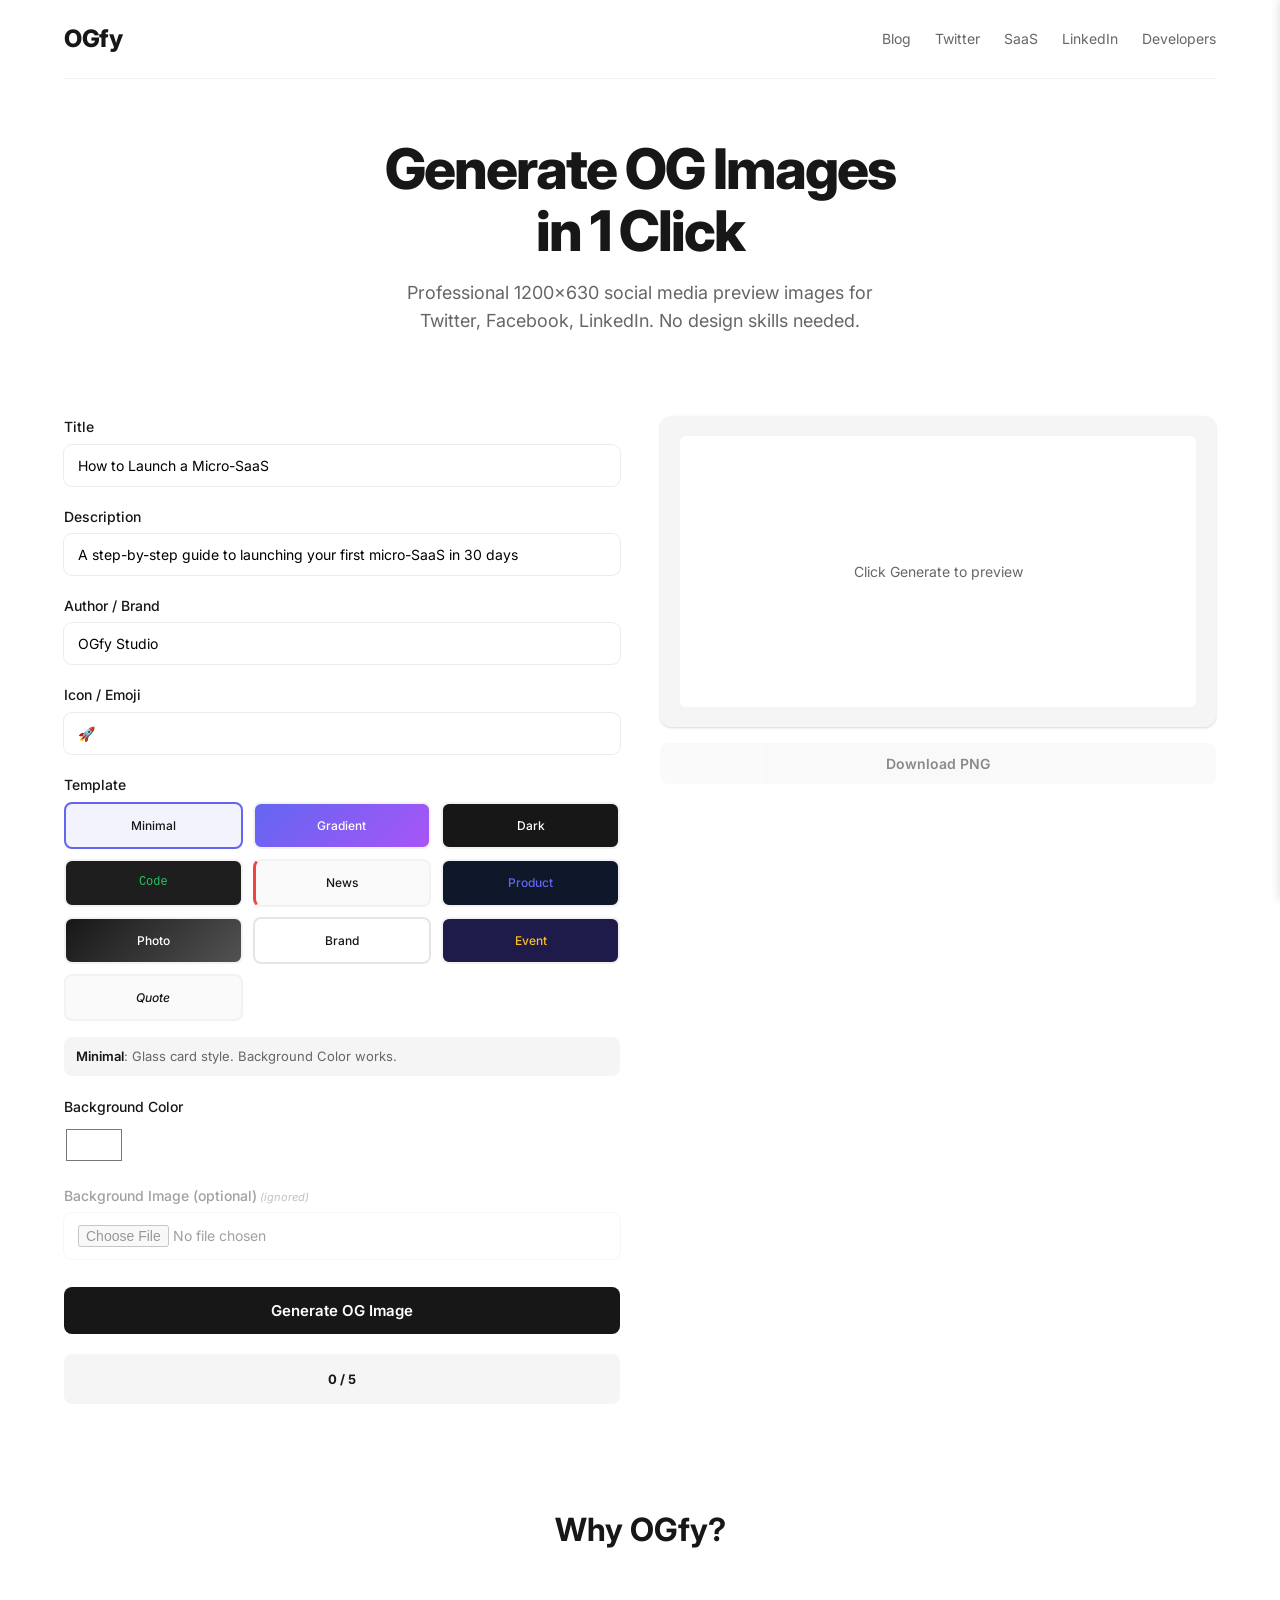
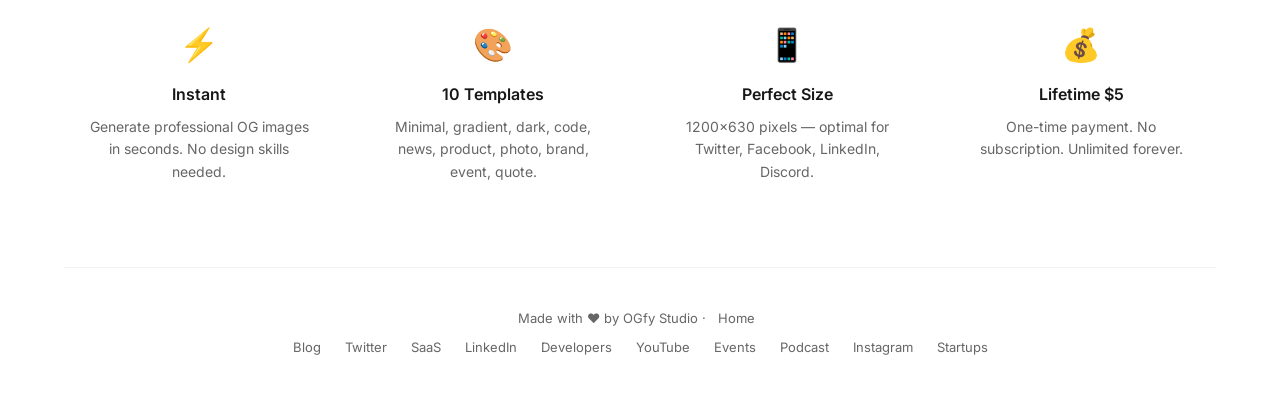
<file: index.html>
<!DOCTYPE html>
<html lang="en">
<head>
    <meta charset="UTF-8">
    <meta name="viewport" content="width=device-width, initial-scale=1.0">
    <title>OGfy — Generate OG Images in 1 Click</title>
    <meta name="description" content="Free Open Graph image generator. Create professional 1200×630 social media preview images for Twitter, Facebook, LinkedIn. No signup required.">
    <link rel="preconnect" href="https://fonts.googleapis.com">
    <link rel="preconnect" href="https://fonts.gstatic.com" crossorigin>
    <link href="https://fonts.googleapis.com/css2?family=Inter:wght@400;500;600;700;800&family=Noto+Color+Emoji&display=swap" rel="stylesheet">
    <link rel="stylesheet" href="css/style.css">
</head>
<body>
    <div class="container">
        <!-- Header -->
        <header class="header">
            <button class="burger-btn" id="burger-btn" aria-label="Open menu">☰</button>
            <a href="index.html" class="logo">OGfy</a>
            <nav class="nav">
                <a href="og-image-for-blog.html">Blog</a>
                <a href="og-image-for-twitter.html">Twitter</a>
                <a href="og-image-for-saas.html">SaaS</a>
                <a href="og-image-for-linkedin.html">LinkedIn</a>
                <a href="og-image-for-developers.html">Developers</a>
            </nav>
        </header>

        <!-- Mobile Navigation -->
        <div class="mobile-nav" id="mobile-nav">
            <div class="mobile-nav-header">
                <span class="mobile-nav-title">Menu</span>
                <button class="mobile-nav-close" id="mobile-nav-close" aria-label="Close menu">✕</button>
            </div>
            <div class="mobile-nav-links">
                <a href="og-image-for-blog.html">Blog</a>
                <a href="og-image-for-twitter.html">Twitter</a>
                <a href="og-image-for-saas.html">SaaS</a>
                <a href="og-image-for-linkedin.html">LinkedIn</a>
                <a href="og-image-for-developers.html">Developers</a>
                <a href="og-image-for-youtube.html">YouTube</a>
                <a href="og-image-for-events.html">Events</a>
                <a href="og-image-for-podcast.html">Podcast</a>
                <a href="og-image-for-instagram.html">Instagram</a>
                <a href="og-image-for-startups.html">Startups</a>
            </div>
        </div>

        <!-- Hero -->
        <section class="hero">
            <h1>Generate OG Images<br>in 1 Click</h1>
            <p class="subtitle">Professional 1200×630 social media preview images for Twitter, Facebook, LinkedIn. No design skills needed.</p>
        </section>

        <!-- Main Generator -->
        <div class="generator-layout" id="generator-layout">
            <!-- Input Section -->
            <div class="input-section">
                <div class="form-group">
                    <label for="title">Title</label>
                    <input type="text" id="title" placeholder="My awesome blog post" maxlength="80" value="How to Launch a Micro-SaaS">
                </div>
                
                <div class="form-group">
                    <label for="description">Description</label>
                    <input type="text" id="description" placeholder="Short description" maxlength="120" value="A step-by-step guide to launching your first micro-SaaS in 30 days">
                </div>
                
                <div class="form-group">
                    <label for="author">Author / Brand</label>
                    <input type="text" id="author" placeholder="Your name or brand" maxlength="40" value="OGfy Studio">
                </div>
                
                <div class="form-group field-group" data-field="emoji">
                    <label for="emoji">Icon / Emoji</label>
                    <input type="text" id="emoji" placeholder="🚀 or upload logo" maxlength="2" value="🚀">
                </div>

                <div class="form-group">
                    <label>Template</label>
                    <div class="template-selector">
                        <label class="template-option">
                            <input type="radio" name="template" value="minimal" checked>
                            <span class="template-preview minimal-preview">Minimal</span>
                        </label>
                        <label class="template-option">
                            <input type="radio" name="template" value="gradient">
                            <span class="template-preview gradient-preview">Gradient</span>
                        </label>
                        <label class="template-option">
                            <input type="radio" name="template" value="dark">
                            <span class="template-preview dark-preview">Dark</span>
                        </label>
                        <label class="template-option">
                            <input type="radio" name="template" value="code">
                            <span class="template-preview code-preview">Code</span>
                        </label>
                        <label class="template-option">
                            <input type="radio" name="template" value="news">
                            <span class="template-preview news-preview">News</span>
                        </label>
                        <label class="template-option">
                            <input type="radio" name="template" value="product">
                            <span class="template-preview product-preview">Product</span>
                        </label>
                        <label class="template-option">
                            <input type="radio" name="template" value="photo">
                            <span class="template-preview photo-preview">Photo</span>
                        </label>
                        <label class="template-option">
                            <input type="radio" name="template" value="brand">
                            <span class="template-preview brand-preview">Brand</span>
                        </label>
                        <label class="template-option">
                            <input type="radio" name="template" value="event">
                            <span class="template-preview event-preview">Event</span>
                        </label>
                        <label class="template-option">
                            <input type="radio" name="template" value="quote">
                            <span class="template-preview quote-preview">Quote</span>
                        </label>
                    </div>
                    <div class="template-hint" id="template-hint"></div>
                </div>

                <div class="form-group field-group" data-field="bgColor">
                    <label for="bgColor">Background Color</label>
                    <input type="color" id="bgColor" value="#ffffff">
                </div>

                <div class="form-group field-group" data-field="bgImage">
                    <label for="bgImage">Background Image (optional)</label>
                    <input type="file" id="bgImage" accept="image/*">
                </div>

                <button class="btn btn-primary btn-generate" id="generate-btn">Generate OG Image</button>
                
                <div class="counter" id="counter">
                    <span class="counter-text"><span id="free-count">Used: 0 / 5</span></span>
                </div>
            </div>

            <!-- Preview Section -->
            <div class="preview-section">
                <div class="preview-wrapper">
                    <canvas id="preview-canvas" width="600" height="315" class="preview-canvas"></canvas>
                    <div class="preview-hint" id="preview-hint">Click Generate to preview</div>
                </div>
                <button class="btn btn-secondary download-btn" id="download-btn" disabled>Download PNG</button>
            </div>
        </div>

        <!-- Paywall -->
        <div class="paywall" id="paywall" style="display:none;">
            <div class="paywall-content">
                <h2>🎉 You've used all free generations</h2>
                <p>Get unlimited OG images with lifetime access.</p>
                
                <div class="pricing-cards">
                    <div class="pricing-card">
                        <h3>Lifetime Basic</h3>
                        <div class="price">$5</div>
                        <ul>
                            <li>Unlimited generations</li>
                            <li>All 10 templates</li>
                            <li>PNG export</li>
                        </ul>
                        <a href="https://nowpayments.io/payment/?iid=ogfy-basic-5" class="btn btn-primary" target="_blank">Get Basic</a>
                    </div>
                    
                    <div class="pricing-card featured">
                        <div class="badge">Popular</div>
                        <h3>Lifetime Pro</h3>
                        <div class="price">$8</div>
                        <ul>
                            <li>Everything in Basic</li>
                            <li>Custom colors</li>
                            <li>Upload your fonts</li>
                            <li>No watermark</li>
                        </ul>
                        <a href="https://nowpayments.io/payment/?iid=ogfy-pro-8" class="btn btn-primary" target="_blank">Get Pro</a>
                    </div>
                </div>
                
                <p class="paywall-note">One-time payment. No subscription. Pay with crypto (USDT).</p>
            </div>
        </div>

        <!-- Features -->
        <section class="features">
            <h2>Why OGfy?</h2>
            <div class="features-grid">
                <div class="feature">
                    <div class="feature-icon">⚡</div>
                    <h3>Instant</h3>
                    <p>Generate professional OG images in seconds. No design skills needed.</p>
                </div>
                <div class="feature">
                    <div class="feature-icon">🎨</div>
                    <h3>10 Templates</h3>
                    <p>Minimal, gradient, dark, code, news, product, photo, brand, event, quote.</p>
                </div>
                <div class="feature">
                    <div class="feature-icon">📱</div>
                    <h3>Perfect Size</h3>
                    <p>1200×630 pixels — optimal for Twitter, Facebook, LinkedIn, Discord.</p>
                </div>
                <div class="feature">
                    <div class="feature-icon">💰</div>
                    <h3>Lifetime $5</h3>
                    <p>One-time payment. No subscription. Unlimited forever.</p>
                </div>
            </div>
        </section>

        <!-- Footer -->
        <footer class="footer">
            <p>Made with ❤️ by OGfy Studio · <a href="index.html">Home</a></p>
            <p class="footer-links">
                <a href="og-image-for-blog.html">Blog</a>
                <a href="og-image-for-twitter.html">Twitter</a>
                <a href="og-image-for-saas.html">SaaS</a>
                <a href="og-image-for-linkedin.html">LinkedIn</a>
                <a href="og-image-for-developers.html">Developers</a>
                <a href="og-image-for-youtube.html">YouTube</a>
                <a href="og-image-for-events.html">Events</a>
                <a href="og-image-for-podcast.html">Podcast</a>
                <a href="og-image-for-instagram.html">Instagram</a>
                <a href="og-image-for-startups.html">Startups</a>
            </p>
        </footer>
    </div>

    <script src="js/templates.js"></script>
    <script src="js/renderer.js"></script>
    <script src="js/payment-integration.js"></script>
    <script src="js/app.js"></script>
</body>
</html>
</file>
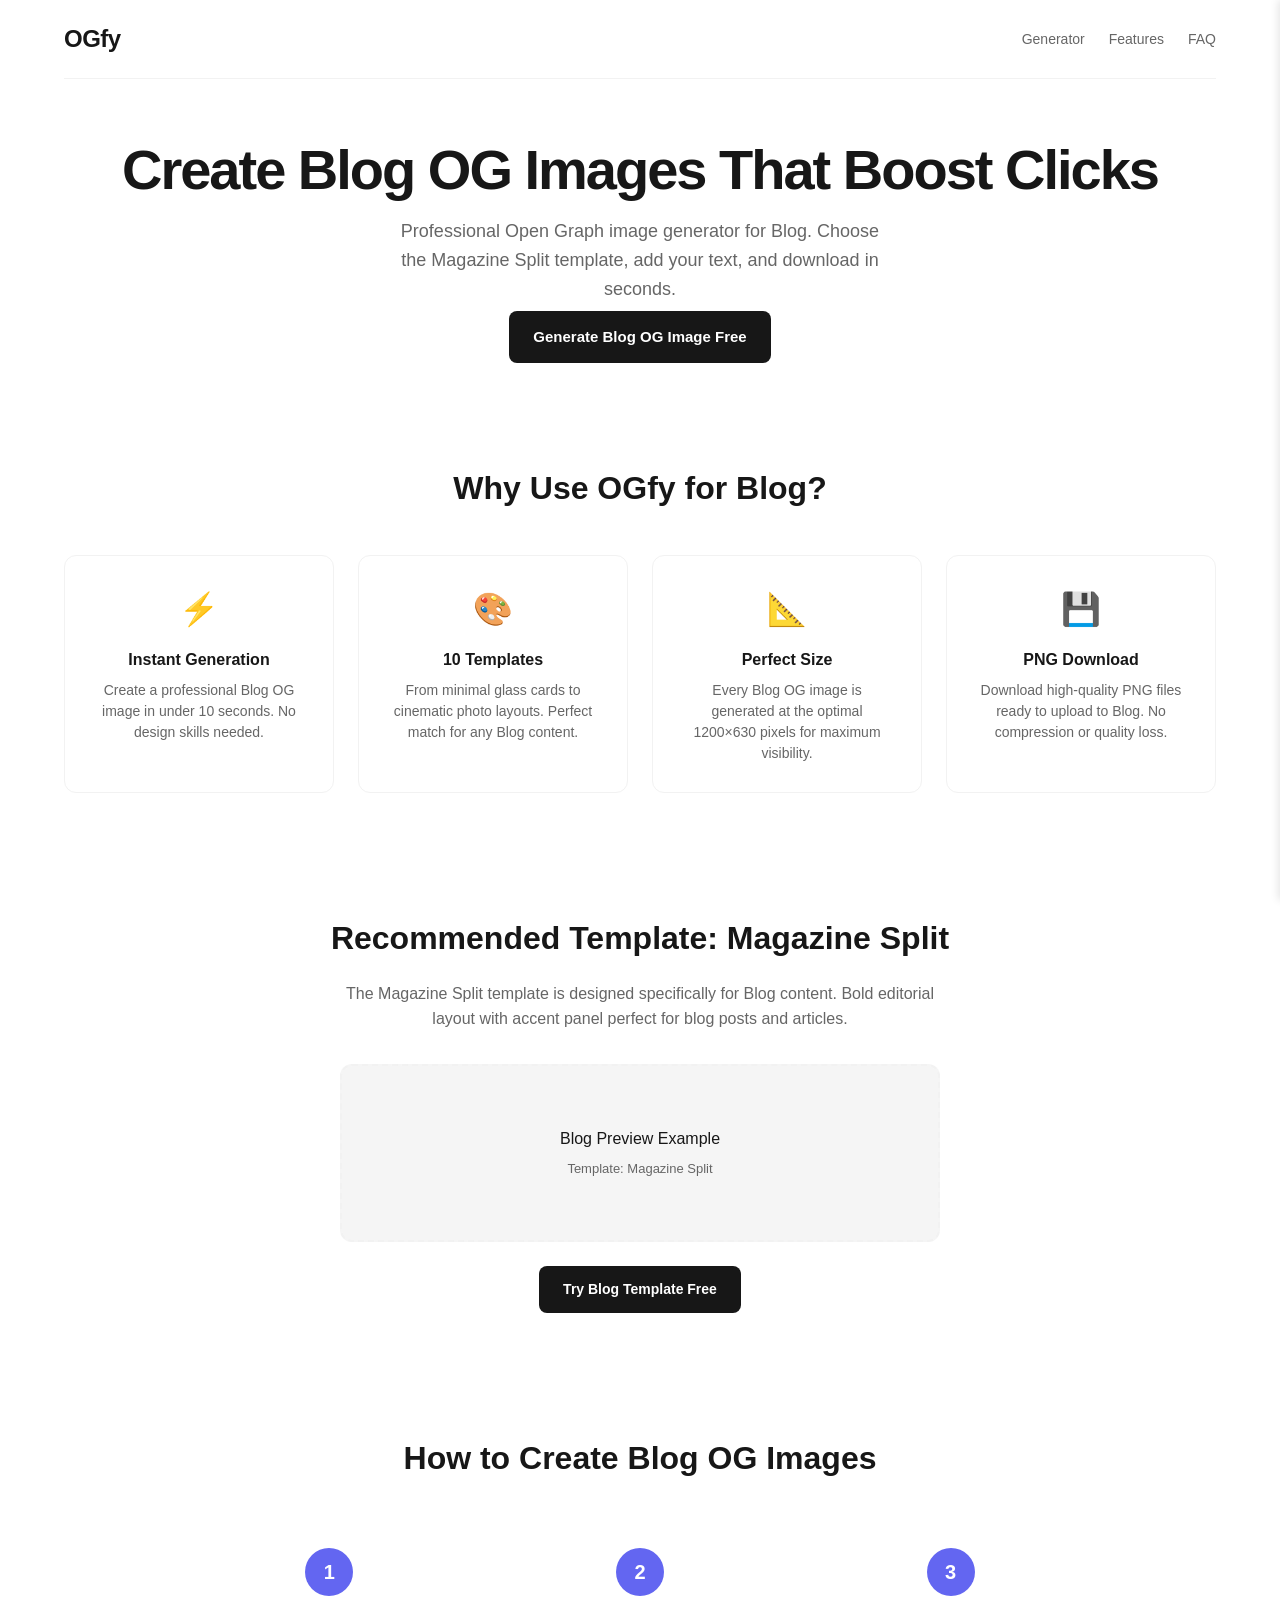
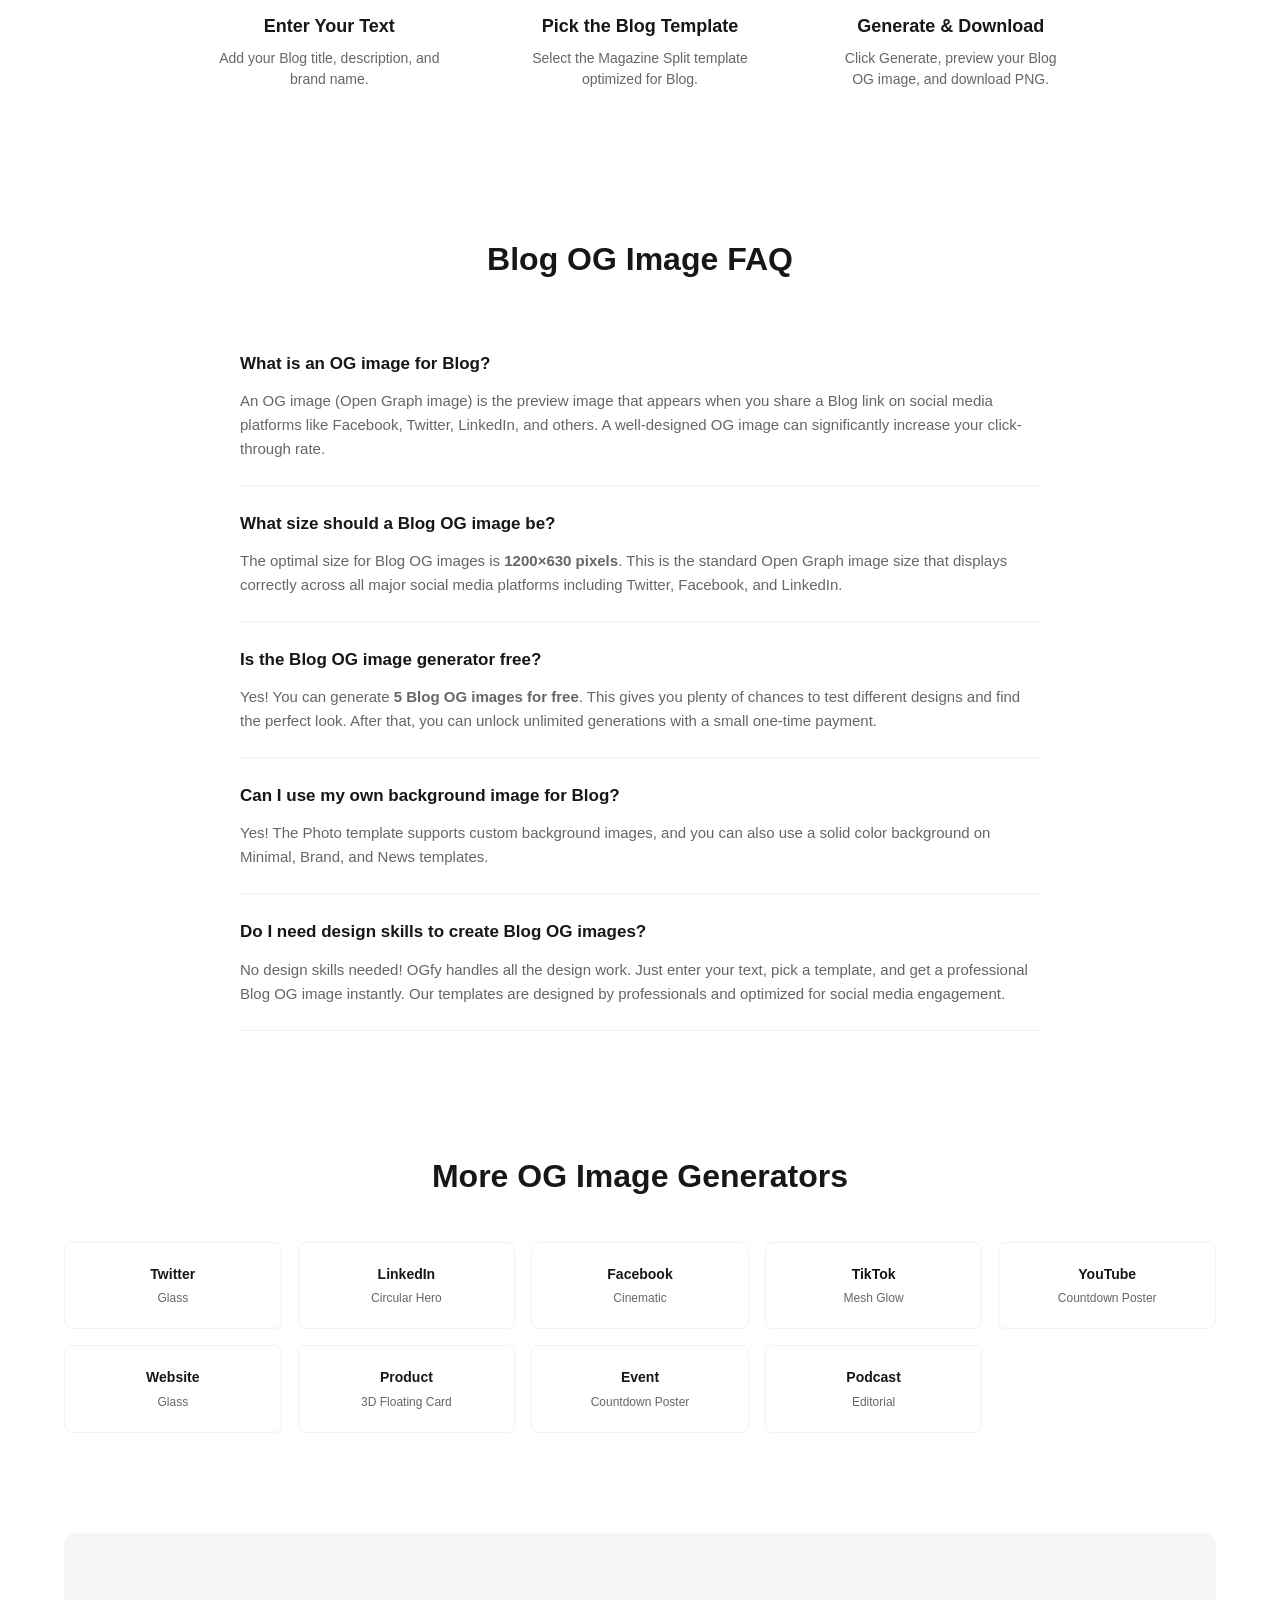
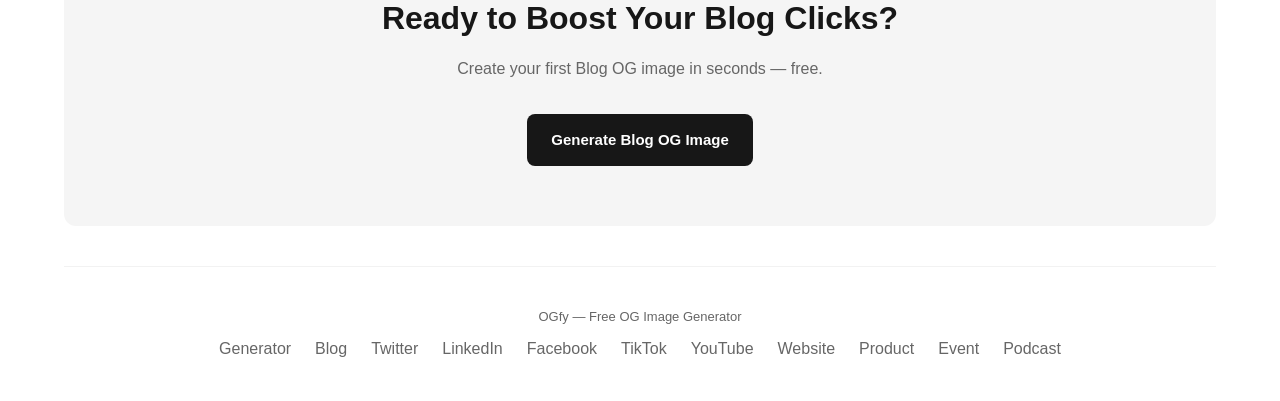
<file: og-image-for-blog.html>
<!DOCTYPE html>
<html lang="en">
<head>
    <meta charset="UTF-8">
    <meta name="viewport" content="width=device-width, initial-scale=1.0">
    <title>OG Image Generator for Blog | OGfy</title>
    <meta name="description" content="Create professional Open Graph images for Blog. Free OG image generator with Magazine Split template. Boost your Blog clicks with custom social cards.">
    <meta name="keywords" content="OG image generator, Blog OG image, Blog social card, open graph Blog, Blog thumbnail generator">
    <link rel="canonical" href="https://makszoom.github.io/ogfy/og-image-for-blog.html">
    <link rel="stylesheet" href="css/style.css">
    
    <!-- Open Graph -->
    <meta property="og:title" content="OG Image Generator for Blog | OGfy">
    <meta property="og:description" content="Create professional Open Graph images for Blog. Free generator with beautiful templates.">
    <meta property="og:type" content="website">
    <meta property="og:url" content="https://makszoom.github.io/ogfy/og-image-for-blog.html">
    <meta property="og:image" content="https://makszoom.github.io/ogfy/assets/og-preview-blog.jpg">
    
    <!-- Twitter Card -->
    <meta name="twitter:card" content="summary_large_image">
    <meta name="twitter:title" content="OG Image Generator for Blog | OGfy">
    <meta name="twitter:description" content="Create professional Blog OG images in 1 click. Free tool.">
    <meta name="twitter:image" content="https://makszoom.github.io/ogfy/assets/og-preview-blog.jpg">
    
    <!-- Schema.org -->
    <script type="application/ld+json">
    {
        "@context": "https://schema.org",
        "@type": "FAQPage",
        "mainEntity": [
            {
                "@type": "Question",
                "name": "What is an OG image for Blog?",
                "acceptedAnswer": {
                    "@type": "Answer",
                    "text": "An OG image is the preview image that appears when you share a Blog link on social media. It helps increase clicks and engagement."
                }
            },
            {
                "@type": "Question",
                "name": "What size should a Blog OG image be?",
                "acceptedAnswer": {
                    "@type": "Answer",
                    "text": "Blog OG images should be 1200×630 pixels for optimal display across all platforms."
                }
            },
            {
                "@type": "Question",
                "name": "Is the Blog OG image generator free?",
                "acceptedAnswer": {
                    "@type": "Answer",
                    "text": "Yes! You get 5 free Blog OG image generations. After that, unlock unlimited access for a one-time payment."
                }
            }
        ]
    }
    </script>
</head>
<body>
    <div class="container">
        <!-- Header -->
        <header class="header">
            <a href="index.html" class="logo">OGfy</a>
            <nav class="nav">
                <a href="index.html">Generator</a>
                <a href="#features">Features</a>
                <a href="#faq">FAQ</a>
            </nav>
            <button class="burger-btn" id="burger-btn">☰</button>
        </header>
        
        <!-- Mobile Nav -->
        <div class="mobile-nav" id="mobile-nav">
            <div class="mobile-nav-header">
                <span class="mobile-nav-title">Menu</span>
                <button class="mobile-nav-close" id="mobile-nav-close">✕</button>
            </div>
            <div class="mobile-nav-links">
                <a href="index.html">Generator</a>
                <a href="og-image-for-blog.html">Blog</a>
                <a href="og-image-for-twitter.html">Twitter / X</a>
                <a href="og-image-for-linkedin.html">LinkedIn</a>
                <a href="og-image-for-facebook.html">Facebook</a>
                <a href="og-image-for-tiktok.html">TikTok</a>
                <a href="og-image-for-youtube.html">YouTube</a>
                <a href="og-image-for-website.html">Website</a>
                <a href="og-image-for-product.html">Product</a>
                <a href="og-image-for-event.html">Event</a>
                <a href="og-image-for-podcast.html">Podcast</a>
            </div>
        </div>
        
        <!-- Hero -->
        <section class="hero">
            <h1>Create Blog OG Images That Boost Clicks</h1>
            <p class="subtitle">Professional Open Graph image generator for Blog. Choose the Magazine Split template, add your text, and download in seconds.</p>
            <a href="index.html" class="btn btn-primary btn-generate">Generate Blog OG Image Free</a>
        </section>
        
        <!-- Features -->
        <section class="features" id="features">
            <h2>Why Use OGfy for Blog?</h2>
            <div class="features-grid">
                <div class="feature-card">
                    <div class="feature-icon">⚡</div>
                    <h3>Instant Generation</h3>
                    <p>Create a professional Blog OG image in under 10 seconds. No design skills needed.</p>
                </div>
                <div class="feature-card">
                    <div class="feature-icon">🎨</div>
                    <h3>10 Templates</h3>
                    <p>From minimal glass cards to cinematic photo layouts. Perfect match for any Blog content.</p>
                </div>
                <div class="feature-card">
                    <div class="feature-icon">📐</div>
                    <h3>Perfect Size</h3>
                    <p>Every Blog OG image is generated at the optimal 1200×630 pixels for maximum visibility.</p>
                </div>
                <div class="feature-card">
                    <div class="feature-icon">💾</div>
                    <h3>PNG Download</h3>
                    <p>Download high-quality PNG files ready to upload to Blog. No compression or quality loss.</p>
                </div>
            </div>
        </section>
        
        <!-- Template Preview -->
        <section class="template-showcase">
            <h2>Recommended Template: Magazine Split</h2>
            <p class="showcase-desc">The Magazine Split template is designed specifically for Blog content. Bold editorial layout with accent panel perfect for blog posts and articles.</p>
            <div class="showcase-preview">
                <div class="preview-placeholder">
                    <span>Blog Preview Example</span>
                    <small>Template: Magazine Split</small>
                </div>
            </div>
            <a href="index.html" class="btn btn-primary">Try Blog Template Free</a>
        </section>
        
        <!-- How It Works -->
        <section class="how-it-works">
            <h2>How to Create Blog OG Images</h2>
            <div class="steps">
                <div class="step">
                    <div class="step-number">1</div>
                    <h3>Enter Your Text</h3>
                    <p>Add your Blog title, description, and brand name.</p>
                </div>
                <div class="step">
                    <div class="step-number">2</div>
                    <h3>Pick the Blog Template</h3>
                    <p>Select the Magazine Split template optimized for Blog.</p>
                </div>
                <div class="step">
                    <div class="step-number">3</div>
                    <h3>Generate & Download</h3>
                    <p>Click Generate, preview your Blog OG image, and download PNG.</p>
                </div>
            </div>
        </section>
        
        <!-- FAQ -->
        <section class="faq-section" id="faq">
            <h2>Blog OG Image FAQ</h2>
            
            <div class="faq-item">
                <h3>What is an OG image for Blog?</h3>
                <p>An OG image (Open Graph image) is the preview image that appears when you share a Blog link on social media platforms like Facebook, Twitter, LinkedIn, and others. A well-designed OG image can significantly increase your click-through rate.</p>
            </div>
            
            <div class="faq-item">
                <h3>What size should a Blog OG image be?</h3>
                <p>The optimal size for Blog OG images is <strong>1200×630 pixels</strong>. This is the standard Open Graph image size that displays correctly across all major social media platforms including Twitter, Facebook, and LinkedIn.</p>
            </div>
            
            <div class="faq-item">
                <h3>Is the Blog OG image generator free?</h3>
                <p>Yes! You can generate <strong>5 Blog OG images for free</strong>. This gives you plenty of chances to test different designs and find the perfect look. After that, you can unlock unlimited generations with a small one-time payment.</p>
            </div>
            
            <div class="faq-item">
                <h3>Can I use my own background image for Blog?</h3>
                <p>Yes! The Photo template supports custom background images, and you can also use a solid color background on Minimal, Brand, and News templates.</p>
            </div>
            
            <div class="faq-item">
                <h3>Do I need design skills to create Blog OG images?</h3>
                <p>No design skills needed! OGfy handles all the design work. Just enter your text, pick a template, and get a professional Blog OG image instantly. Our templates are designed by professionals and optimized for social media engagement.</p>
            </div>
        </section>
        
        <!-- Related Pages -->
        <section class="related-pages">
            <h2>More OG Image Generators</h2>
            <div class="related-grid">
                
                <a href="og-image-for-twitter.html" class="related-card">
                    <span class="related-name">Twitter</span>
                    <span class="related-template">Glass</span>
                </a>

                <a href="og-image-for-linkedin.html" class="related-card">
                    <span class="related-name">LinkedIn</span>
                    <span class="related-template">Circular Hero</span>
                </a>

                <a href="og-image-for-facebook.html" class="related-card">
                    <span class="related-name">Facebook</span>
                    <span class="related-template">Cinematic</span>
                </a>

                <a href="og-image-for-tiktok.html" class="related-card">
                    <span class="related-name">TikTok</span>
                    <span class="related-template">Mesh Glow</span>
                </a>

                <a href="og-image-for-youtube.html" class="related-card">
                    <span class="related-name">YouTube</span>
                    <span class="related-template">Countdown Poster</span>
                </a>

                <a href="og-image-for-website.html" class="related-card">
                    <span class="related-name">Website</span>
                    <span class="related-template">Glass</span>
                </a>

                <a href="og-image-for-product.html" class="related-card">
                    <span class="related-name">Product</span>
                    <span class="related-template">3D Floating Card</span>
                </a>

                <a href="og-image-for-event.html" class="related-card">
                    <span class="related-name">Event</span>
                    <span class="related-template">Countdown Poster</span>
                </a>

                <a href="og-image-for-podcast.html" class="related-card">
                    <span class="related-name">Podcast</span>
                    <span class="related-template">Editorial</span>
                </a>
            </div>
        </section>
        
        <!-- CTA -->
        <section class="cta-section">
            <h2>Ready to Boost Your Blog Clicks?</h2>
            <p>Create your first Blog OG image in seconds — free.</p>
            <a href="index.html" class="btn btn-primary btn-generate">Generate Blog OG Image</a>
        </section>
        
        <!-- Footer -->
        <footer class="footer">
            <p>OGfy — Free OG Image Generator</p>
            <div class="footer-links">
                <a href="index.html">Generator</a>
                <a href="og-image-for-blog.html">Blog</a>
                <a href="og-image-for-twitter.html">Twitter</a>
                <a href="og-image-for-linkedin.html">LinkedIn</a>
                <a href="og-image-for-facebook.html">Facebook</a>
                <a href="og-image-for-tiktok.html">TikTok</a>
                <a href="og-image-for-youtube.html">YouTube</a>
                <a href="og-image-for-website.html">Website</a>
                <a href="og-image-for-product.html">Product</a>
                <a href="og-image-for-event.html">Event</a>
                <a href="og-image-for-podcast.html">Podcast</a>
            </div>
        </footer>
    </div>
    
    <script src="js/app.js"></script>
</body>
</html>
</file>
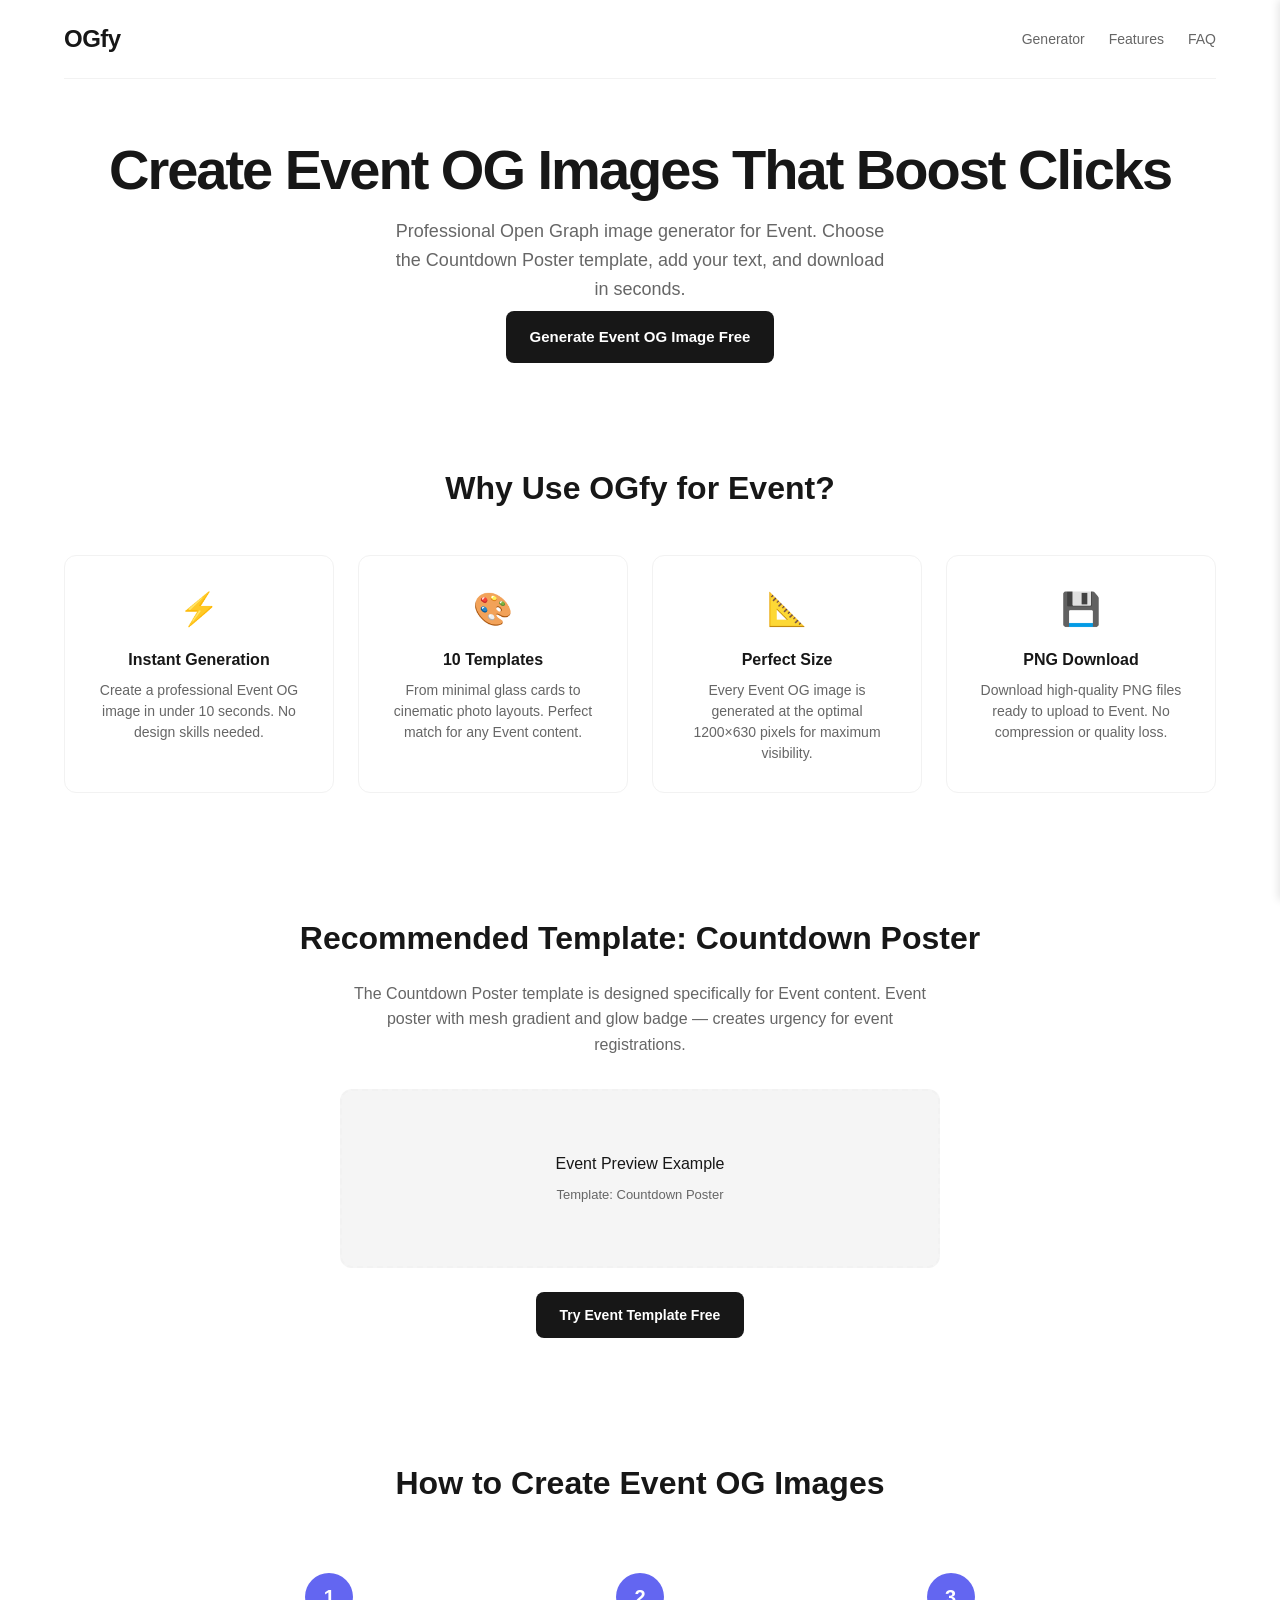
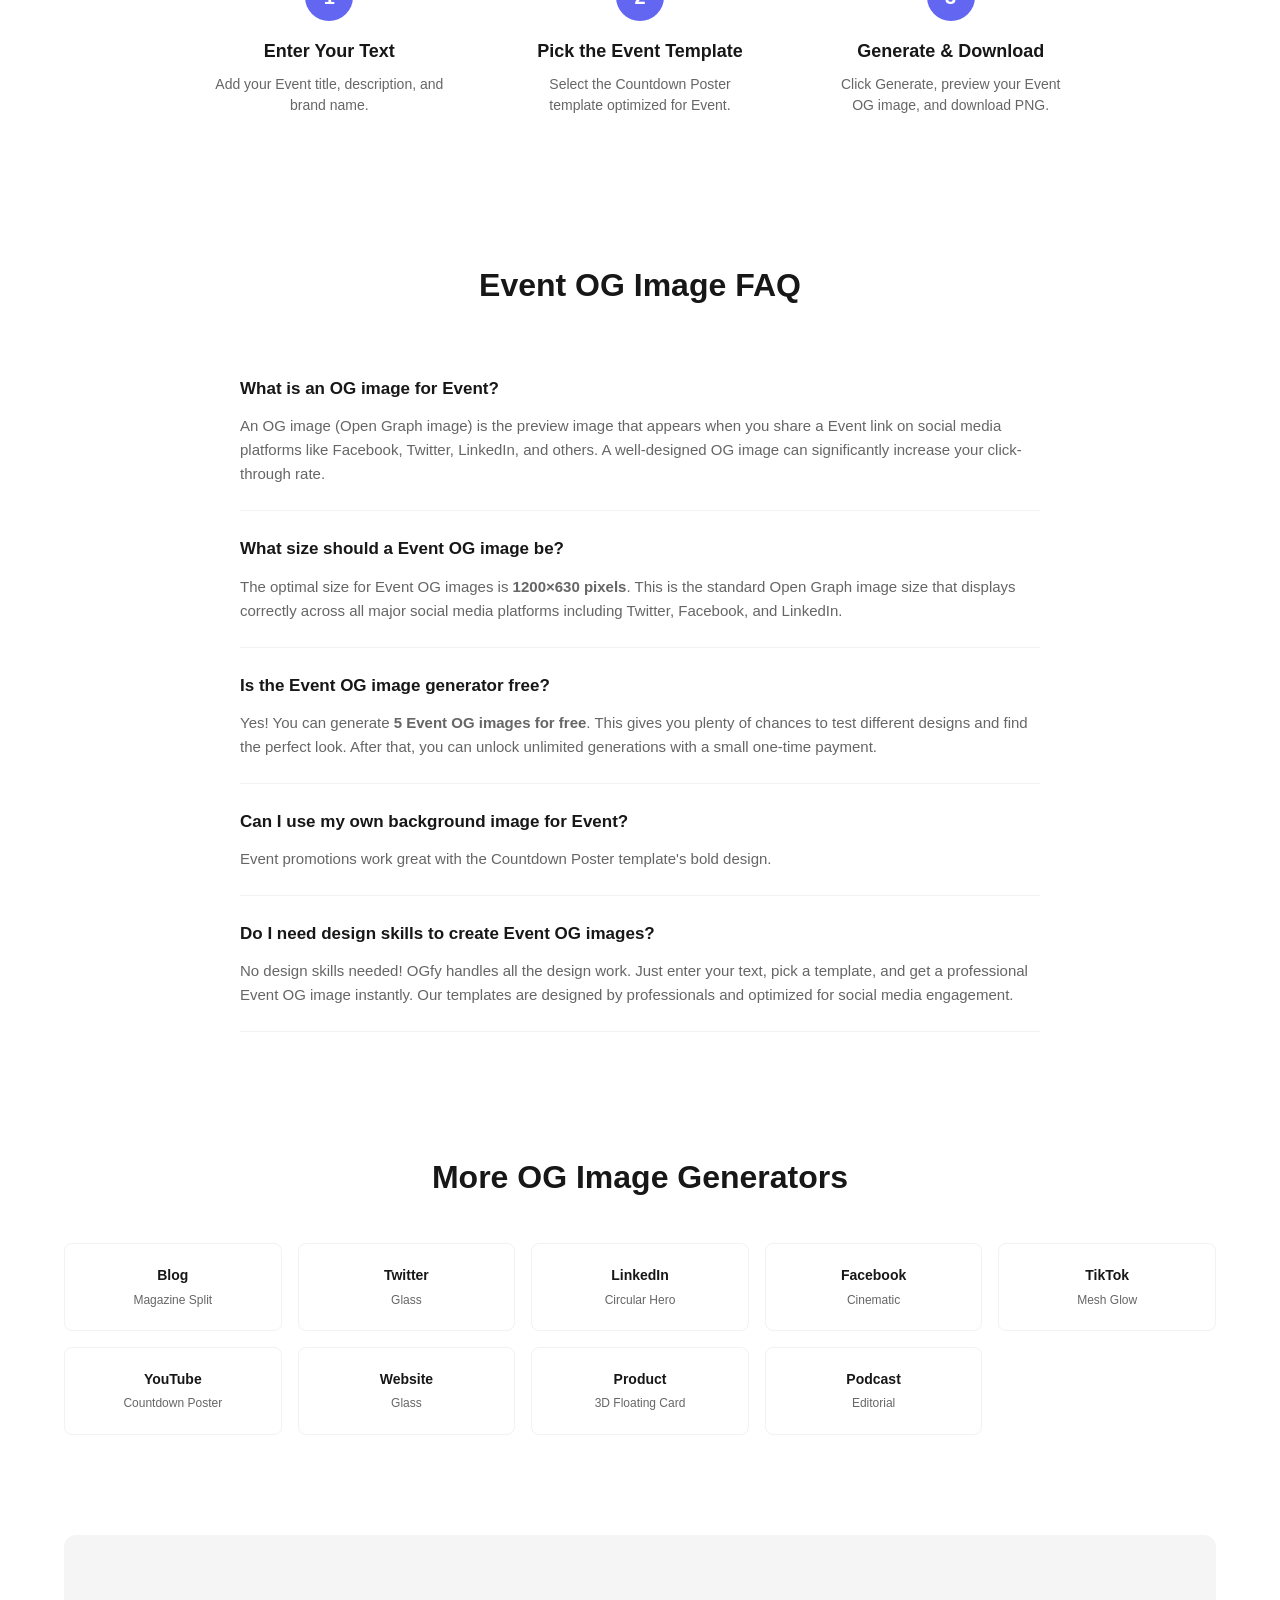
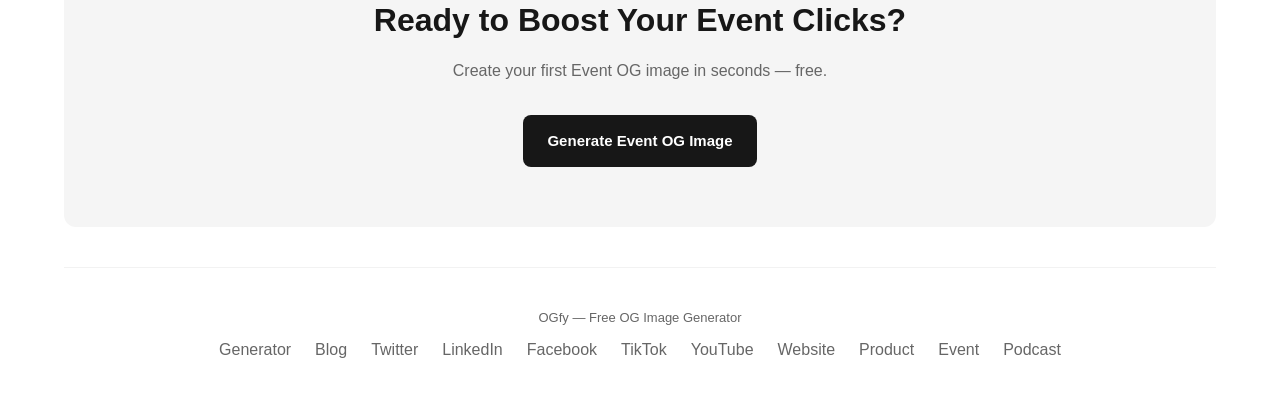
<file: og-image-for-event.html>
<!DOCTYPE html>
<html lang="en">
<head>
    <meta charset="UTF-8">
    <meta name="viewport" content="width=device-width, initial-scale=1.0">
    <title>OG Image Generator for Event | OGfy</title>
    <meta name="description" content="Create professional Open Graph images for Event. Free OG image generator with Countdown Poster template. Boost your Event clicks with custom social cards.">
    <meta name="keywords" content="OG image generator, Event OG image, Event social card, open graph Event, Event thumbnail generator">
    <link rel="canonical" href="https://makszoom.github.io/ogfy/og-image-for-event.html">
    <link rel="stylesheet" href="css/style.css">
    
    <!-- Open Graph -->
    <meta property="og:title" content="OG Image Generator for Event | OGfy">
    <meta property="og:description" content="Create professional Open Graph images for Event. Free generator with beautiful templates.">
    <meta property="og:type" content="website">
    <meta property="og:url" content="https://makszoom.github.io/ogfy/og-image-for-event.html">
    <meta property="og:image" content="https://makszoom.github.io/ogfy/assets/og-preview-event.jpg">
    
    <!-- Twitter Card -->
    <meta name="twitter:card" content="summary_large_image">
    <meta name="twitter:title" content="OG Image Generator for Event | OGfy">
    <meta name="twitter:description" content="Create professional Event OG images in 1 click. Free tool.">
    <meta name="twitter:image" content="https://makszoom.github.io/ogfy/assets/og-preview-event.jpg">
    
    <!-- Schema.org -->
    <script type="application/ld+json">
    {
        "@context": "https://schema.org",
        "@type": "FAQPage",
        "mainEntity": [
            {
                "@type": "Question",
                "name": "What is an OG image for Event?",
                "acceptedAnswer": {
                    "@type": "Answer",
                    "text": "An OG image is the preview image that appears when you share a Event link on social media. It helps increase clicks and engagement."
                }
            },
            {
                "@type": "Question",
                "name": "What size should a Event OG image be?",
                "acceptedAnswer": {
                    "@type": "Answer",
                    "text": "Event OG images should be 1200×630 pixels for optimal display across all platforms."
                }
            },
            {
                "@type": "Question",
                "name": "Is the Event OG image generator free?",
                "acceptedAnswer": {
                    "@type": "Answer",
                    "text": "Yes! You get 5 free Event OG image generations. After that, unlock unlimited access for a one-time payment."
                }
            }
        ]
    }
    </script>
</head>
<body>
    <div class="container">
        <!-- Header -->
        <header class="header">
            <a href="index.html" class="logo">OGfy</a>
            <nav class="nav">
                <a href="index.html">Generator</a>
                <a href="#features">Features</a>
                <a href="#faq">FAQ</a>
            </nav>
            <button class="burger-btn" id="burger-btn">☰</button>
        </header>
        
        <!-- Mobile Nav -->
        <div class="mobile-nav" id="mobile-nav">
            <div class="mobile-nav-header">
                <span class="mobile-nav-title">Menu</span>
                <button class="mobile-nav-close" id="mobile-nav-close">✕</button>
            </div>
            <div class="mobile-nav-links">
                <a href="index.html">Generator</a>
                <a href="og-image-for-blog.html">Blog</a>
                <a href="og-image-for-twitter.html">Twitter / X</a>
                <a href="og-image-for-linkedin.html">LinkedIn</a>
                <a href="og-image-for-facebook.html">Facebook</a>
                <a href="og-image-for-tiktok.html">TikTok</a>
                <a href="og-image-for-youtube.html">YouTube</a>
                <a href="og-image-for-website.html">Website</a>
                <a href="og-image-for-product.html">Product</a>
                <a href="og-image-for-event.html">Event</a>
                <a href="og-image-for-podcast.html">Podcast</a>
            </div>
        </div>
        
        <!-- Hero -->
        <section class="hero">
            <h1>Create Event OG Images That Boost Clicks</h1>
            <p class="subtitle">Professional Open Graph image generator for Event. Choose the Countdown Poster template, add your text, and download in seconds.</p>
            <a href="index.html" class="btn btn-primary btn-generate">Generate Event OG Image Free</a>
        </section>
        
        <!-- Features -->
        <section class="features" id="features">
            <h2>Why Use OGfy for Event?</h2>
            <div class="features-grid">
                <div class="feature-card">
                    <div class="feature-icon">⚡</div>
                    <h3>Instant Generation</h3>
                    <p>Create a professional Event OG image in under 10 seconds. No design skills needed.</p>
                </div>
                <div class="feature-card">
                    <div class="feature-icon">🎨</div>
                    <h3>10 Templates</h3>
                    <p>From minimal glass cards to cinematic photo layouts. Perfect match for any Event content.</p>
                </div>
                <div class="feature-card">
                    <div class="feature-icon">📐</div>
                    <h3>Perfect Size</h3>
                    <p>Every Event OG image is generated at the optimal 1200×630 pixels for maximum visibility.</p>
                </div>
                <div class="feature-card">
                    <div class="feature-icon">💾</div>
                    <h3>PNG Download</h3>
                    <p>Download high-quality PNG files ready to upload to Event. No compression or quality loss.</p>
                </div>
            </div>
        </section>
        
        <!-- Template Preview -->
        <section class="template-showcase">
            <h2>Recommended Template: Countdown Poster</h2>
            <p class="showcase-desc">The Countdown Poster template is designed specifically for Event content. Event poster with mesh gradient and glow badge — creates urgency for event registrations.</p>
            <div class="showcase-preview">
                <div class="preview-placeholder">
                    <span>Event Preview Example</span>
                    <small>Template: Countdown Poster</small>
                </div>
            </div>
            <a href="index.html" class="btn btn-primary">Try Event Template Free</a>
        </section>
        
        <!-- How It Works -->
        <section class="how-it-works">
            <h2>How to Create Event OG Images</h2>
            <div class="steps">
                <div class="step">
                    <div class="step-number">1</div>
                    <h3>Enter Your Text</h3>
                    <p>Add your Event title, description, and brand name.</p>
                </div>
                <div class="step">
                    <div class="step-number">2</div>
                    <h3>Pick the Event Template</h3>
                    <p>Select the Countdown Poster template optimized for Event.</p>
                </div>
                <div class="step">
                    <div class="step-number">3</div>
                    <h3>Generate & Download</h3>
                    <p>Click Generate, preview your Event OG image, and download PNG.</p>
                </div>
            </div>
        </section>
        
        <!-- FAQ -->
        <section class="faq-section" id="faq">
            <h2>Event OG Image FAQ</h2>
            
            <div class="faq-item">
                <h3>What is an OG image for Event?</h3>
                <p>An OG image (Open Graph image) is the preview image that appears when you share a Event link on social media platforms like Facebook, Twitter, LinkedIn, and others. A well-designed OG image can significantly increase your click-through rate.</p>
            </div>
            
            <div class="faq-item">
                <h3>What size should a Event OG image be?</h3>
                <p>The optimal size for Event OG images is <strong>1200×630 pixels</strong>. This is the standard Open Graph image size that displays correctly across all major social media platforms including Twitter, Facebook, and LinkedIn.</p>
            </div>
            
            <div class="faq-item">
                <h3>Is the Event OG image generator free?</h3>
                <p>Yes! You can generate <strong>5 Event OG images for free</strong>. This gives you plenty of chances to test different designs and find the perfect look. After that, you can unlock unlimited generations with a small one-time payment.</p>
            </div>
            
            <div class="faq-item">
                <h3>Can I use my own background image for Event?</h3>
                <p>Event promotions work great with the Countdown Poster template's bold design.</p>
            </div>
            
            <div class="faq-item">
                <h3>Do I need design skills to create Event OG images?</h3>
                <p>No design skills needed! OGfy handles all the design work. Just enter your text, pick a template, and get a professional Event OG image instantly. Our templates are designed by professionals and optimized for social media engagement.</p>
            </div>
        </section>
        
        <!-- Related Pages -->
        <section class="related-pages">
            <h2>More OG Image Generators</h2>
            <div class="related-grid">
                
                <a href="og-image-for-blog.html" class="related-card">
                    <span class="related-name">Blog</span>
                    <span class="related-template">Magazine Split</span>
                </a>

                <a href="og-image-for-twitter.html" class="related-card">
                    <span class="related-name">Twitter</span>
                    <span class="related-template">Glass</span>
                </a>

                <a href="og-image-for-linkedin.html" class="related-card">
                    <span class="related-name">LinkedIn</span>
                    <span class="related-template">Circular Hero</span>
                </a>

                <a href="og-image-for-facebook.html" class="related-card">
                    <span class="related-name">Facebook</span>
                    <span class="related-template">Cinematic</span>
                </a>

                <a href="og-image-for-tiktok.html" class="related-card">
                    <span class="related-name">TikTok</span>
                    <span class="related-template">Mesh Glow</span>
                </a>

                <a href="og-image-for-youtube.html" class="related-card">
                    <span class="related-name">YouTube</span>
                    <span class="related-template">Countdown Poster</span>
                </a>

                <a href="og-image-for-website.html" class="related-card">
                    <span class="related-name">Website</span>
                    <span class="related-template">Glass</span>
                </a>

                <a href="og-image-for-product.html" class="related-card">
                    <span class="related-name">Product</span>
                    <span class="related-template">3D Floating Card</span>
                </a>

                <a href="og-image-for-podcast.html" class="related-card">
                    <span class="related-name">Podcast</span>
                    <span class="related-template">Editorial</span>
                </a>
            </div>
        </section>
        
        <!-- CTA -->
        <section class="cta-section">
            <h2>Ready to Boost Your Event Clicks?</h2>
            <p>Create your first Event OG image in seconds — free.</p>
            <a href="index.html" class="btn btn-primary btn-generate">Generate Event OG Image</a>
        </section>
        
        <!-- Footer -->
        <footer class="footer">
            <p>OGfy — Free OG Image Generator</p>
            <div class="footer-links">
                <a href="index.html">Generator</a>
                <a href="og-image-for-blog.html">Blog</a>
                <a href="og-image-for-twitter.html">Twitter</a>
                <a href="og-image-for-linkedin.html">LinkedIn</a>
                <a href="og-image-for-facebook.html">Facebook</a>
                <a href="og-image-for-tiktok.html">TikTok</a>
                <a href="og-image-for-youtube.html">YouTube</a>
                <a href="og-image-for-website.html">Website</a>
                <a href="og-image-for-product.html">Product</a>
                <a href="og-image-for-event.html">Event</a>
                <a href="og-image-for-podcast.html">Podcast</a>
            </div>
        </footer>
    </div>
    
    <script src="js/app.js"></script>
</body>
</html>
</file>
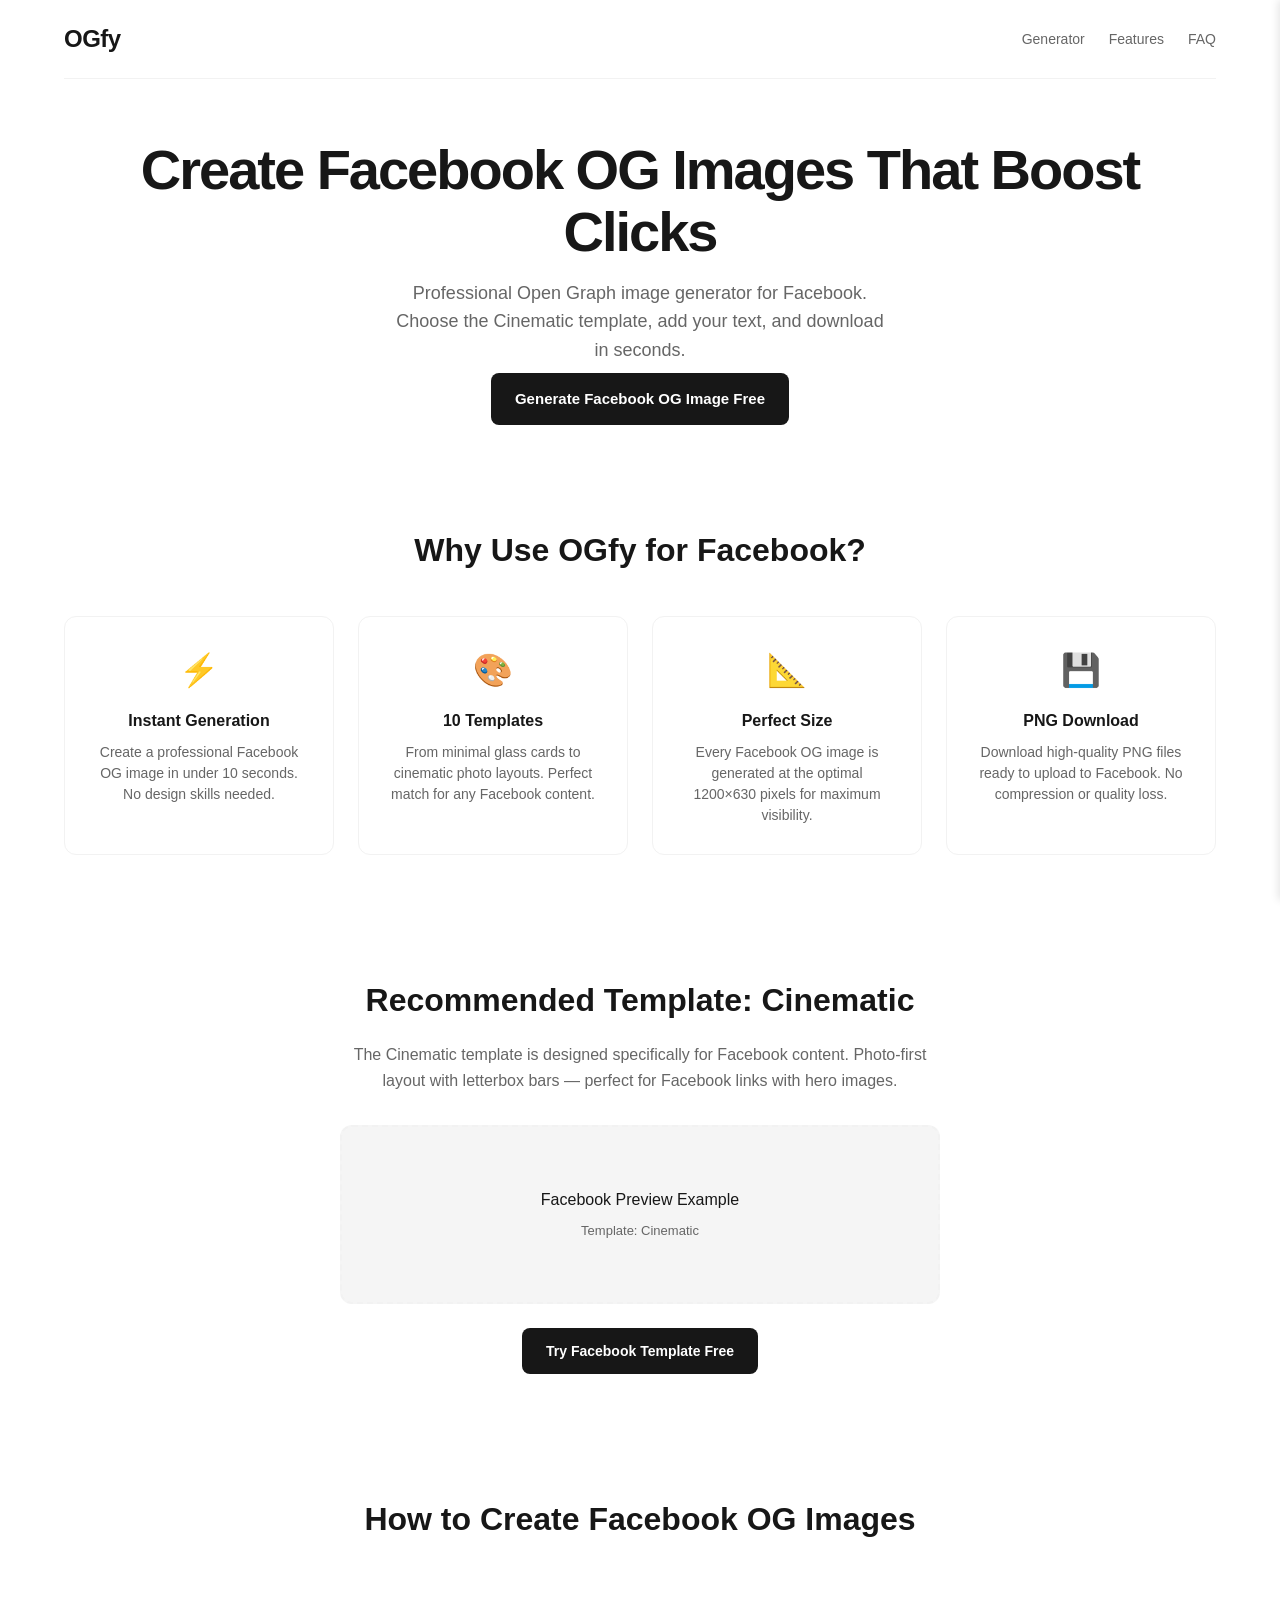
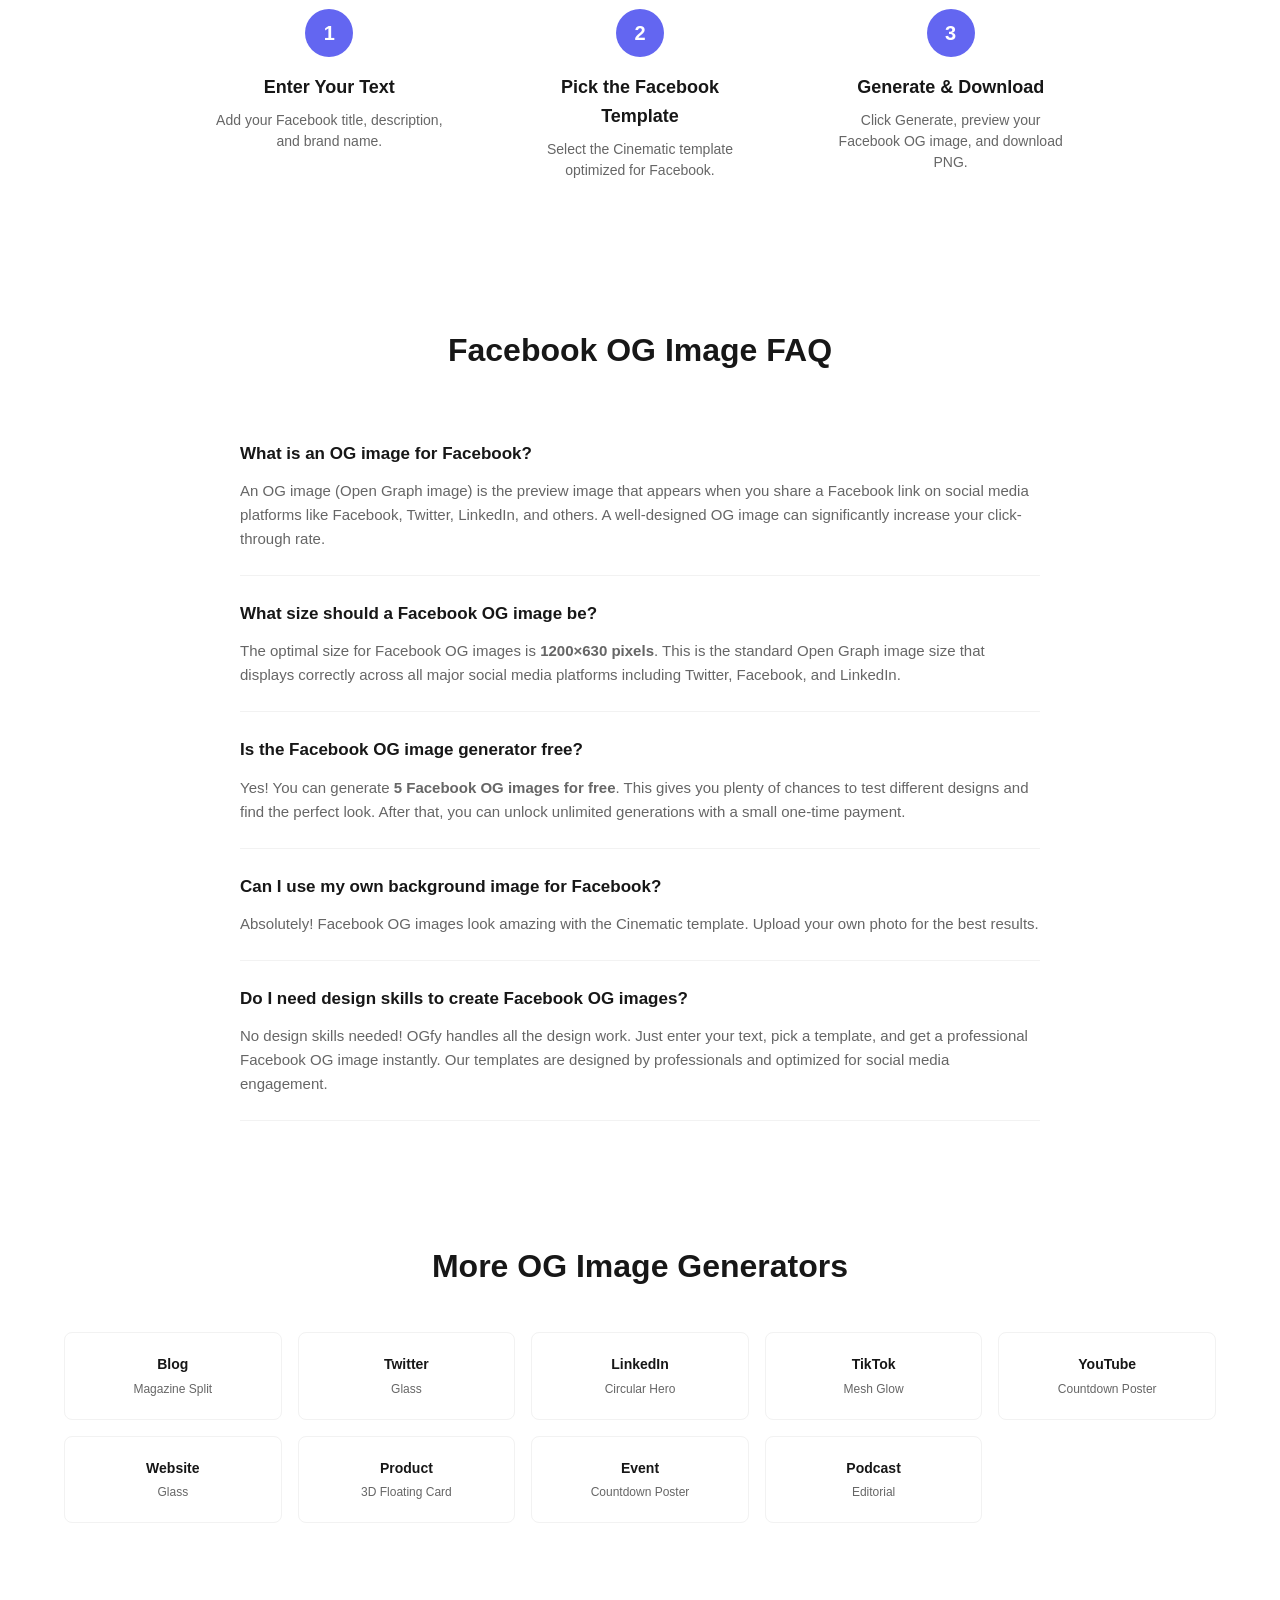
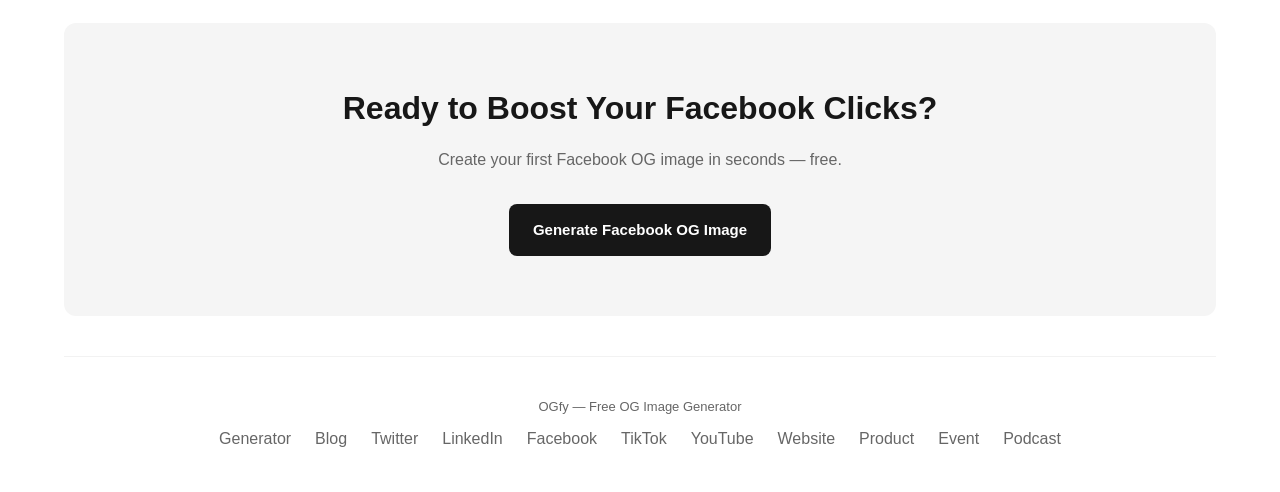
<file: og-image-for-facebook.html>
<!DOCTYPE html>
<html lang="en">
<head>
    <meta charset="UTF-8">
    <meta name="viewport" content="width=device-width, initial-scale=1.0">
    <title>OG Image Generator for Facebook | OGfy</title>
    <meta name="description" content="Create professional Open Graph images for Facebook. Free OG image generator with Cinematic template. Boost your Facebook clicks with custom social cards.">
    <meta name="keywords" content="OG image generator, Facebook OG image, Facebook social card, open graph Facebook, Facebook thumbnail generator">
    <link rel="canonical" href="https://makszoom.github.io/ogfy/og-image-for-facebook.html">
    <link rel="stylesheet" href="css/style.css">
    
    <!-- Open Graph -->
    <meta property="og:title" content="OG Image Generator for Facebook | OGfy">
    <meta property="og:description" content="Create professional Open Graph images for Facebook. Free generator with beautiful templates.">
    <meta property="og:type" content="website">
    <meta property="og:url" content="https://makszoom.github.io/ogfy/og-image-for-facebook.html">
    <meta property="og:image" content="https://makszoom.github.io/ogfy/assets/og-preview-facebook.jpg">
    
    <!-- Twitter Card -->
    <meta name="twitter:card" content="summary_large_image">
    <meta name="twitter:title" content="OG Image Generator for Facebook | OGfy">
    <meta name="twitter:description" content="Create professional Facebook OG images in 1 click. Free tool.">
    <meta name="twitter:image" content="https://makszoom.github.io/ogfy/assets/og-preview-facebook.jpg">
    
    <!-- Schema.org -->
    <script type="application/ld+json">
    {
        "@context": "https://schema.org",
        "@type": "FAQPage",
        "mainEntity": [
            {
                "@type": "Question",
                "name": "What is an OG image for Facebook?",
                "acceptedAnswer": {
                    "@type": "Answer",
                    "text": "An OG image is the preview image that appears when you share a Facebook link on social media. It helps increase clicks and engagement."
                }
            },
            {
                "@type": "Question",
                "name": "What size should a Facebook OG image be?",
                "acceptedAnswer": {
                    "@type": "Answer",
                    "text": "Facebook OG images should be 1200×630 pixels for optimal display across all platforms."
                }
            },
            {
                "@type": "Question",
                "name": "Is the Facebook OG image generator free?",
                "acceptedAnswer": {
                    "@type": "Answer",
                    "text": "Yes! You get 5 free Facebook OG image generations. After that, unlock unlimited access for a one-time payment."
                }
            }
        ]
    }
    </script>
</head>
<body>
    <div class="container">
        <!-- Header -->
        <header class="header">
            <a href="index.html" class="logo">OGfy</a>
            <nav class="nav">
                <a href="index.html">Generator</a>
                <a href="#features">Features</a>
                <a href="#faq">FAQ</a>
            </nav>
            <button class="burger-btn" id="burger-btn">☰</button>
        </header>
        
        <!-- Mobile Nav -->
        <div class="mobile-nav" id="mobile-nav">
            <div class="mobile-nav-header">
                <span class="mobile-nav-title">Menu</span>
                <button class="mobile-nav-close" id="mobile-nav-close">✕</button>
            </div>
            <div class="mobile-nav-links">
                <a href="index.html">Generator</a>
                <a href="og-image-for-blog.html">Blog</a>
                <a href="og-image-for-twitter.html">Twitter / X</a>
                <a href="og-image-for-linkedin.html">LinkedIn</a>
                <a href="og-image-for-facebook.html">Facebook</a>
                <a href="og-image-for-tiktok.html">TikTok</a>
                <a href="og-image-for-youtube.html">YouTube</a>
                <a href="og-image-for-website.html">Website</a>
                <a href="og-image-for-product.html">Product</a>
                <a href="og-image-for-event.html">Event</a>
                <a href="og-image-for-podcast.html">Podcast</a>
            </div>
        </div>
        
        <!-- Hero -->
        <section class="hero">
            <h1>Create Facebook OG Images That Boost Clicks</h1>
            <p class="subtitle">Professional Open Graph image generator for Facebook. Choose the Cinematic template, add your text, and download in seconds.</p>
            <a href="index.html" class="btn btn-primary btn-generate">Generate Facebook OG Image Free</a>
        </section>
        
        <!-- Features -->
        <section class="features" id="features">
            <h2>Why Use OGfy for Facebook?</h2>
            <div class="features-grid">
                <div class="feature-card">
                    <div class="feature-icon">⚡</div>
                    <h3>Instant Generation</h3>
                    <p>Create a professional Facebook OG image in under 10 seconds. No design skills needed.</p>
                </div>
                <div class="feature-card">
                    <div class="feature-icon">🎨</div>
                    <h3>10 Templates</h3>
                    <p>From minimal glass cards to cinematic photo layouts. Perfect match for any Facebook content.</p>
                </div>
                <div class="feature-card">
                    <div class="feature-icon">📐</div>
                    <h3>Perfect Size</h3>
                    <p>Every Facebook OG image is generated at the optimal 1200×630 pixels for maximum visibility.</p>
                </div>
                <div class="feature-card">
                    <div class="feature-icon">💾</div>
                    <h3>PNG Download</h3>
                    <p>Download high-quality PNG files ready to upload to Facebook. No compression or quality loss.</p>
                </div>
            </div>
        </section>
        
        <!-- Template Preview -->
        <section class="template-showcase">
            <h2>Recommended Template: Cinematic</h2>
            <p class="showcase-desc">The Cinematic template is designed specifically for Facebook content. Photo-first layout with letterbox bars — perfect for Facebook links with hero images.</p>
            <div class="showcase-preview">
                <div class="preview-placeholder">
                    <span>Facebook Preview Example</span>
                    <small>Template: Cinematic</small>
                </div>
            </div>
            <a href="index.html" class="btn btn-primary">Try Facebook Template Free</a>
        </section>
        
        <!-- How It Works -->
        <section class="how-it-works">
            <h2>How to Create Facebook OG Images</h2>
            <div class="steps">
                <div class="step">
                    <div class="step-number">1</div>
                    <h3>Enter Your Text</h3>
                    <p>Add your Facebook title, description, and brand name.</p>
                </div>
                <div class="step">
                    <div class="step-number">2</div>
                    <h3>Pick the Facebook Template</h3>
                    <p>Select the Cinematic template optimized for Facebook.</p>
                </div>
                <div class="step">
                    <div class="step-number">3</div>
                    <h3>Generate & Download</h3>
                    <p>Click Generate, preview your Facebook OG image, and download PNG.</p>
                </div>
            </div>
        </section>
        
        <!-- FAQ -->
        <section class="faq-section" id="faq">
            <h2>Facebook OG Image FAQ</h2>
            
            <div class="faq-item">
                <h3>What is an OG image for Facebook?</h3>
                <p>An OG image (Open Graph image) is the preview image that appears when you share a Facebook link on social media platforms like Facebook, Twitter, LinkedIn, and others. A well-designed OG image can significantly increase your click-through rate.</p>
            </div>
            
            <div class="faq-item">
                <h3>What size should a Facebook OG image be?</h3>
                <p>The optimal size for Facebook OG images is <strong>1200×630 pixels</strong>. This is the standard Open Graph image size that displays correctly across all major social media platforms including Twitter, Facebook, and LinkedIn.</p>
            </div>
            
            <div class="faq-item">
                <h3>Is the Facebook OG image generator free?</h3>
                <p>Yes! You can generate <strong>5 Facebook OG images for free</strong>. This gives you plenty of chances to test different designs and find the perfect look. After that, you can unlock unlimited generations with a small one-time payment.</p>
            </div>
            
            <div class="faq-item">
                <h3>Can I use my own background image for Facebook?</h3>
                <p>Absolutely! Facebook OG images look amazing with the Cinematic template. Upload your own photo for the best results.</p>
            </div>
            
            <div class="faq-item">
                <h3>Do I need design skills to create Facebook OG images?</h3>
                <p>No design skills needed! OGfy handles all the design work. Just enter your text, pick a template, and get a professional Facebook OG image instantly. Our templates are designed by professionals and optimized for social media engagement.</p>
            </div>
        </section>
        
        <!-- Related Pages -->
        <section class="related-pages">
            <h2>More OG Image Generators</h2>
            <div class="related-grid">
                
                <a href="og-image-for-blog.html" class="related-card">
                    <span class="related-name">Blog</span>
                    <span class="related-template">Magazine Split</span>
                </a>

                <a href="og-image-for-twitter.html" class="related-card">
                    <span class="related-name">Twitter</span>
                    <span class="related-template">Glass</span>
                </a>

                <a href="og-image-for-linkedin.html" class="related-card">
                    <span class="related-name">LinkedIn</span>
                    <span class="related-template">Circular Hero</span>
                </a>

                <a href="og-image-for-tiktok.html" class="related-card">
                    <span class="related-name">TikTok</span>
                    <span class="related-template">Mesh Glow</span>
                </a>

                <a href="og-image-for-youtube.html" class="related-card">
                    <span class="related-name">YouTube</span>
                    <span class="related-template">Countdown Poster</span>
                </a>

                <a href="og-image-for-website.html" class="related-card">
                    <span class="related-name">Website</span>
                    <span class="related-template">Glass</span>
                </a>

                <a href="og-image-for-product.html" class="related-card">
                    <span class="related-name">Product</span>
                    <span class="related-template">3D Floating Card</span>
                </a>

                <a href="og-image-for-event.html" class="related-card">
                    <span class="related-name">Event</span>
                    <span class="related-template">Countdown Poster</span>
                </a>

                <a href="og-image-for-podcast.html" class="related-card">
                    <span class="related-name">Podcast</span>
                    <span class="related-template">Editorial</span>
                </a>
            </div>
        </section>
        
        <!-- CTA -->
        <section class="cta-section">
            <h2>Ready to Boost Your Facebook Clicks?</h2>
            <p>Create your first Facebook OG image in seconds — free.</p>
            <a href="index.html" class="btn btn-primary btn-generate">Generate Facebook OG Image</a>
        </section>
        
        <!-- Footer -->
        <footer class="footer">
            <p>OGfy — Free OG Image Generator</p>
            <div class="footer-links">
                <a href="index.html">Generator</a>
                <a href="og-image-for-blog.html">Blog</a>
                <a href="og-image-for-twitter.html">Twitter</a>
                <a href="og-image-for-linkedin.html">LinkedIn</a>
                <a href="og-image-for-facebook.html">Facebook</a>
                <a href="og-image-for-tiktok.html">TikTok</a>
                <a href="og-image-for-youtube.html">YouTube</a>
                <a href="og-image-for-website.html">Website</a>
                <a href="og-image-for-product.html">Product</a>
                <a href="og-image-for-event.html">Event</a>
                <a href="og-image-for-podcast.html">Podcast</a>
            </div>
        </footer>
    </div>
    
    <script src="js/app.js"></script>
</body>
</html>
</file>
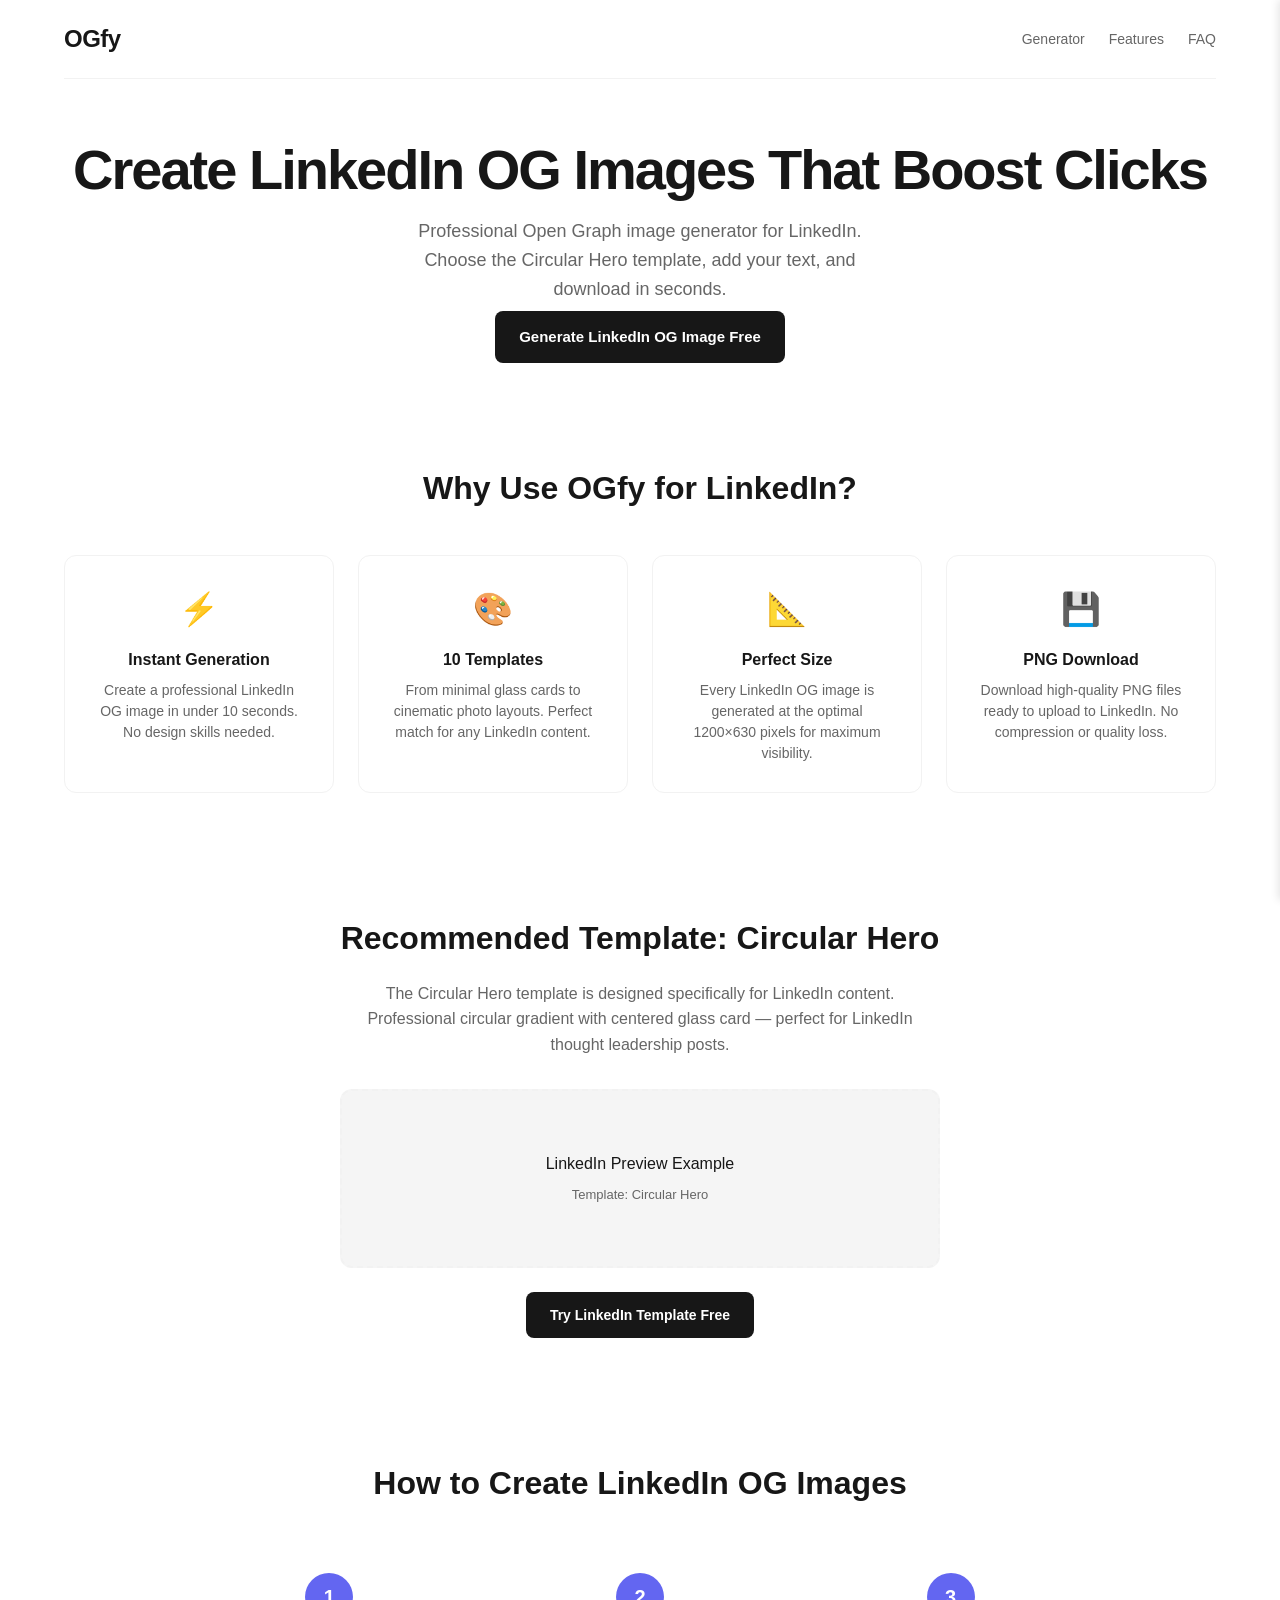
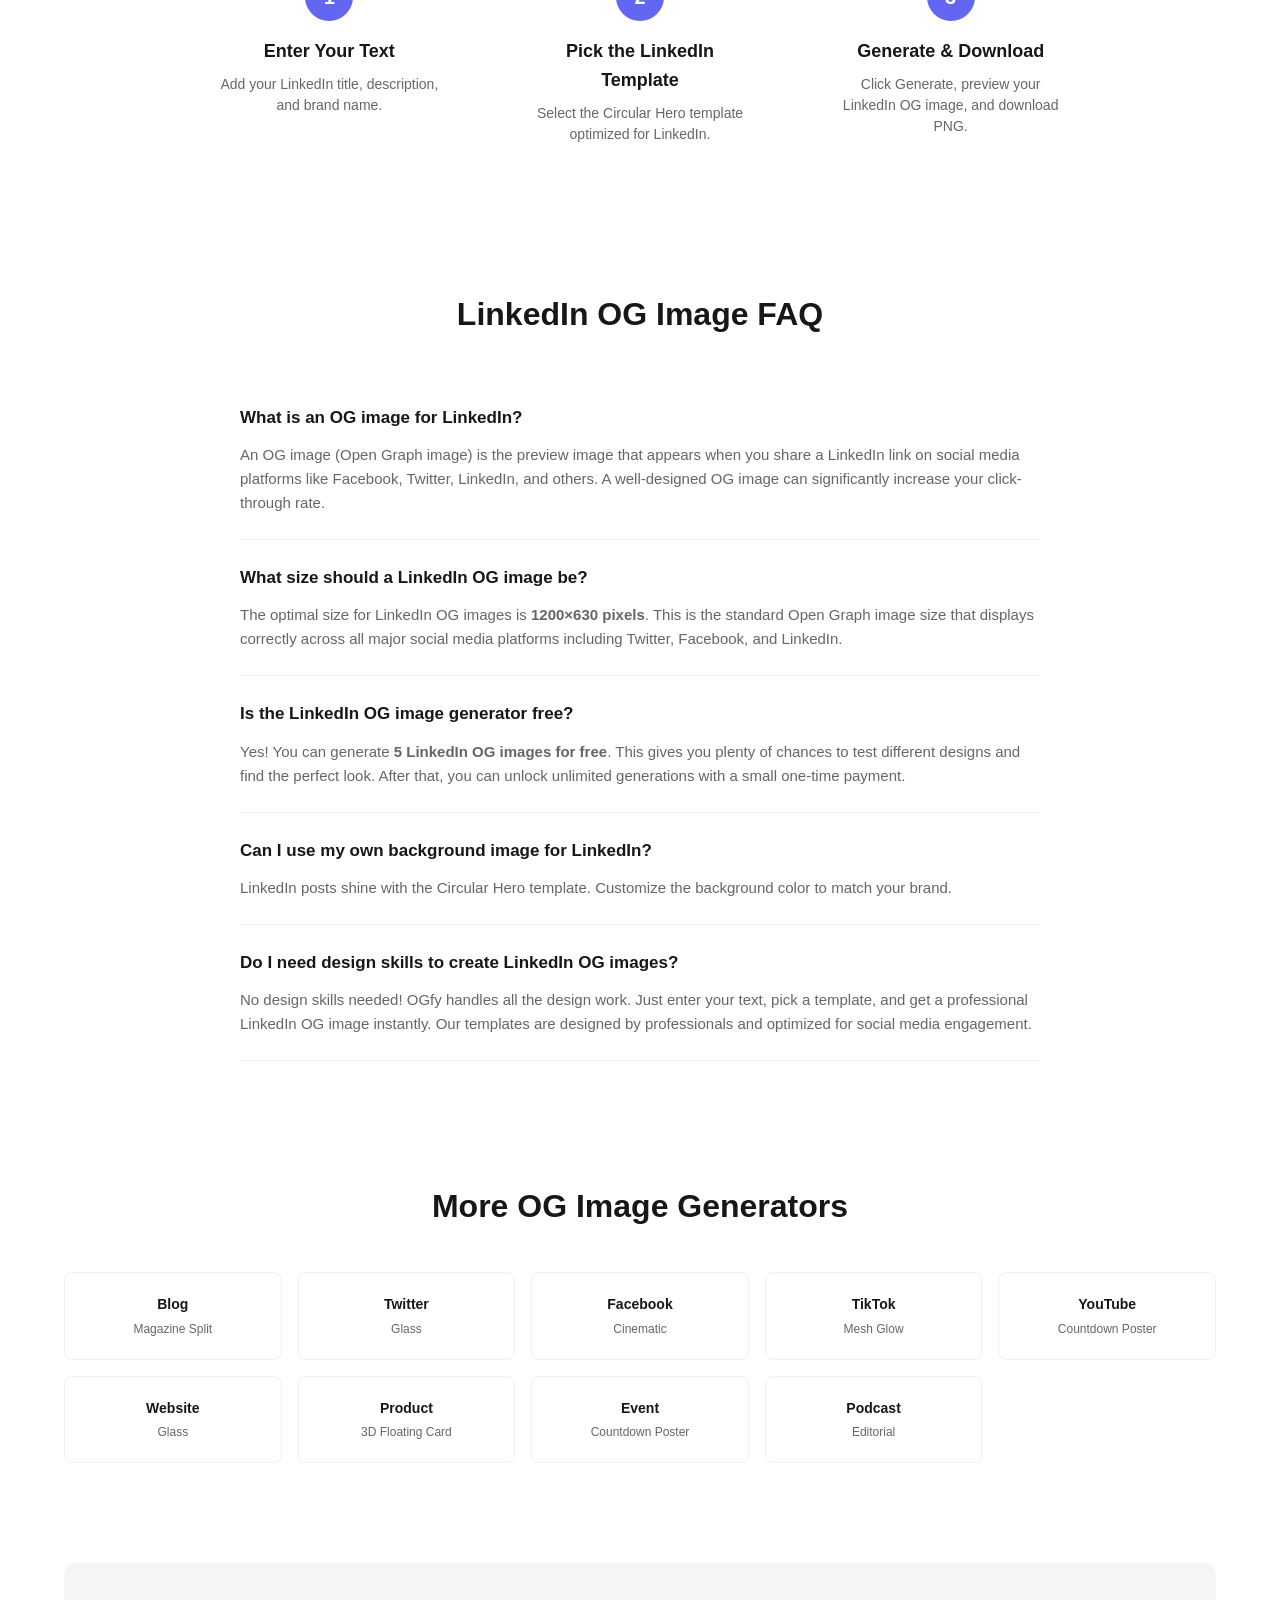
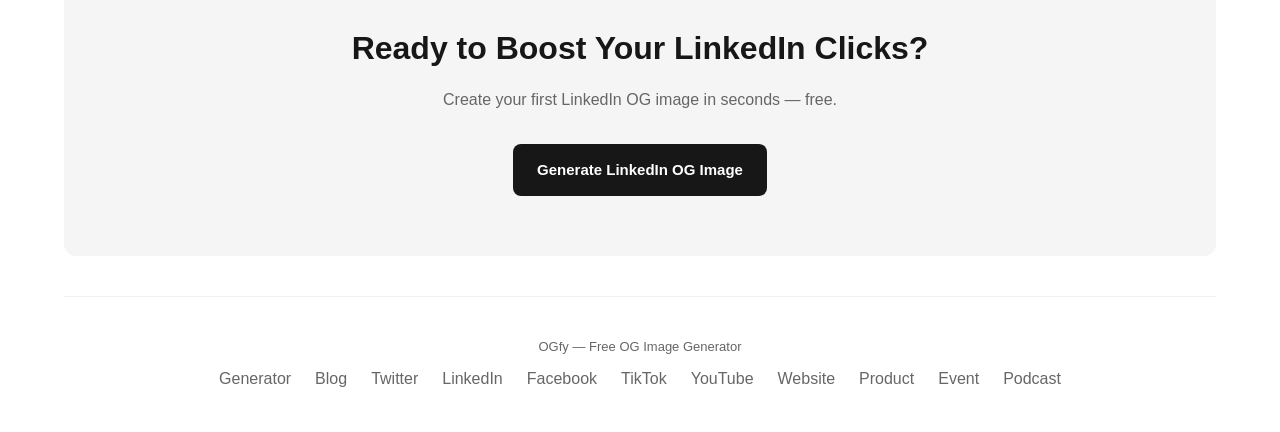
<file: og-image-for-linkedin.html>
<!DOCTYPE html>
<html lang="en">
<head>
    <meta charset="UTF-8">
    <meta name="viewport" content="width=device-width, initial-scale=1.0">
    <title>OG Image Generator for LinkedIn | OGfy</title>
    <meta name="description" content="Create professional Open Graph images for LinkedIn. Free OG image generator with Circular Hero template. Boost your LinkedIn clicks with custom social cards.">
    <meta name="keywords" content="OG image generator, LinkedIn OG image, LinkedIn social card, open graph LinkedIn, LinkedIn thumbnail generator">
    <link rel="canonical" href="https://makszoom.github.io/ogfy/og-image-for-linkedin.html">
    <link rel="stylesheet" href="css/style.css">
    
    <!-- Open Graph -->
    <meta property="og:title" content="OG Image Generator for LinkedIn | OGfy">
    <meta property="og:description" content="Create professional Open Graph images for LinkedIn. Free generator with beautiful templates.">
    <meta property="og:type" content="website">
    <meta property="og:url" content="https://makszoom.github.io/ogfy/og-image-for-linkedin.html">
    <meta property="og:image" content="https://makszoom.github.io/ogfy/assets/og-preview-linkedin.jpg">
    
    <!-- Twitter Card -->
    <meta name="twitter:card" content="summary_large_image">
    <meta name="twitter:title" content="OG Image Generator for LinkedIn | OGfy">
    <meta name="twitter:description" content="Create professional LinkedIn OG images in 1 click. Free tool.">
    <meta name="twitter:image" content="https://makszoom.github.io/ogfy/assets/og-preview-linkedin.jpg">
    
    <!-- Schema.org -->
    <script type="application/ld+json">
    {
        "@context": "https://schema.org",
        "@type": "FAQPage",
        "mainEntity": [
            {
                "@type": "Question",
                "name": "What is an OG image for LinkedIn?",
                "acceptedAnswer": {
                    "@type": "Answer",
                    "text": "An OG image is the preview image that appears when you share a LinkedIn link on social media. It helps increase clicks and engagement."
                }
            },
            {
                "@type": "Question",
                "name": "What size should a LinkedIn OG image be?",
                "acceptedAnswer": {
                    "@type": "Answer",
                    "text": "LinkedIn OG images should be 1200×630 pixels for optimal display across all platforms."
                }
            },
            {
                "@type": "Question",
                "name": "Is the LinkedIn OG image generator free?",
                "acceptedAnswer": {
                    "@type": "Answer",
                    "text": "Yes! You get 5 free LinkedIn OG image generations. After that, unlock unlimited access for a one-time payment."
                }
            }
        ]
    }
    </script>
</head>
<body>
    <div class="container">
        <!-- Header -->
        <header class="header">
            <a href="index.html" class="logo">OGfy</a>
            <nav class="nav">
                <a href="index.html">Generator</a>
                <a href="#features">Features</a>
                <a href="#faq">FAQ</a>
            </nav>
            <button class="burger-btn" id="burger-btn">☰</button>
        </header>
        
        <!-- Mobile Nav -->
        <div class="mobile-nav" id="mobile-nav">
            <div class="mobile-nav-header">
                <span class="mobile-nav-title">Menu</span>
                <button class="mobile-nav-close" id="mobile-nav-close">✕</button>
            </div>
            <div class="mobile-nav-links">
                <a href="index.html">Generator</a>
                <a href="og-image-for-blog.html">Blog</a>
                <a href="og-image-for-twitter.html">Twitter / X</a>
                <a href="og-image-for-linkedin.html">LinkedIn</a>
                <a href="og-image-for-facebook.html">Facebook</a>
                <a href="og-image-for-tiktok.html">TikTok</a>
                <a href="og-image-for-youtube.html">YouTube</a>
                <a href="og-image-for-website.html">Website</a>
                <a href="og-image-for-product.html">Product</a>
                <a href="og-image-for-event.html">Event</a>
                <a href="og-image-for-podcast.html">Podcast</a>
            </div>
        </div>
        
        <!-- Hero -->
        <section class="hero">
            <h1>Create LinkedIn OG Images That Boost Clicks</h1>
            <p class="subtitle">Professional Open Graph image generator for LinkedIn. Choose the Circular Hero template, add your text, and download in seconds.</p>
            <a href="index.html" class="btn btn-primary btn-generate">Generate LinkedIn OG Image Free</a>
        </section>
        
        <!-- Features -->
        <section class="features" id="features">
            <h2>Why Use OGfy for LinkedIn?</h2>
            <div class="features-grid">
                <div class="feature-card">
                    <div class="feature-icon">⚡</div>
                    <h3>Instant Generation</h3>
                    <p>Create a professional LinkedIn OG image in under 10 seconds. No design skills needed.</p>
                </div>
                <div class="feature-card">
                    <div class="feature-icon">🎨</div>
                    <h3>10 Templates</h3>
                    <p>From minimal glass cards to cinematic photo layouts. Perfect match for any LinkedIn content.</p>
                </div>
                <div class="feature-card">
                    <div class="feature-icon">📐</div>
                    <h3>Perfect Size</h3>
                    <p>Every LinkedIn OG image is generated at the optimal 1200×630 pixels for maximum visibility.</p>
                </div>
                <div class="feature-card">
                    <div class="feature-icon">💾</div>
                    <h3>PNG Download</h3>
                    <p>Download high-quality PNG files ready to upload to LinkedIn. No compression or quality loss.</p>
                </div>
            </div>
        </section>
        
        <!-- Template Preview -->
        <section class="template-showcase">
            <h2>Recommended Template: Circular Hero</h2>
            <p class="showcase-desc">The Circular Hero template is designed specifically for LinkedIn content. Professional circular gradient with centered glass card — perfect for LinkedIn thought leadership posts.</p>
            <div class="showcase-preview">
                <div class="preview-placeholder">
                    <span>LinkedIn Preview Example</span>
                    <small>Template: Circular Hero</small>
                </div>
            </div>
            <a href="index.html" class="btn btn-primary">Try LinkedIn Template Free</a>
        </section>
        
        <!-- How It Works -->
        <section class="how-it-works">
            <h2>How to Create LinkedIn OG Images</h2>
            <div class="steps">
                <div class="step">
                    <div class="step-number">1</div>
                    <h3>Enter Your Text</h3>
                    <p>Add your LinkedIn title, description, and brand name.</p>
                </div>
                <div class="step">
                    <div class="step-number">2</div>
                    <h3>Pick the LinkedIn Template</h3>
                    <p>Select the Circular Hero template optimized for LinkedIn.</p>
                </div>
                <div class="step">
                    <div class="step-number">3</div>
                    <h3>Generate & Download</h3>
                    <p>Click Generate, preview your LinkedIn OG image, and download PNG.</p>
                </div>
            </div>
        </section>
        
        <!-- FAQ -->
        <section class="faq-section" id="faq">
            <h2>LinkedIn OG Image FAQ</h2>
            
            <div class="faq-item">
                <h3>What is an OG image for LinkedIn?</h3>
                <p>An OG image (Open Graph image) is the preview image that appears when you share a LinkedIn link on social media platforms like Facebook, Twitter, LinkedIn, and others. A well-designed OG image can significantly increase your click-through rate.</p>
            </div>
            
            <div class="faq-item">
                <h3>What size should a LinkedIn OG image be?</h3>
                <p>The optimal size for LinkedIn OG images is <strong>1200×630 pixels</strong>. This is the standard Open Graph image size that displays correctly across all major social media platforms including Twitter, Facebook, and LinkedIn.</p>
            </div>
            
            <div class="faq-item">
                <h3>Is the LinkedIn OG image generator free?</h3>
                <p>Yes! You can generate <strong>5 LinkedIn OG images for free</strong>. This gives you plenty of chances to test different designs and find the perfect look. After that, you can unlock unlimited generations with a small one-time payment.</p>
            </div>
            
            <div class="faq-item">
                <h3>Can I use my own background image for LinkedIn?</h3>
                <p>LinkedIn posts shine with the Circular Hero template. Customize the background color to match your brand.</p>
            </div>
            
            <div class="faq-item">
                <h3>Do I need design skills to create LinkedIn OG images?</h3>
                <p>No design skills needed! OGfy handles all the design work. Just enter your text, pick a template, and get a professional LinkedIn OG image instantly. Our templates are designed by professionals and optimized for social media engagement.</p>
            </div>
        </section>
        
        <!-- Related Pages -->
        <section class="related-pages">
            <h2>More OG Image Generators</h2>
            <div class="related-grid">
                
                <a href="og-image-for-blog.html" class="related-card">
                    <span class="related-name">Blog</span>
                    <span class="related-template">Magazine Split</span>
                </a>

                <a href="og-image-for-twitter.html" class="related-card">
                    <span class="related-name">Twitter</span>
                    <span class="related-template">Glass</span>
                </a>

                <a href="og-image-for-facebook.html" class="related-card">
                    <span class="related-name">Facebook</span>
                    <span class="related-template">Cinematic</span>
                </a>

                <a href="og-image-for-tiktok.html" class="related-card">
                    <span class="related-name">TikTok</span>
                    <span class="related-template">Mesh Glow</span>
                </a>

                <a href="og-image-for-youtube.html" class="related-card">
                    <span class="related-name">YouTube</span>
                    <span class="related-template">Countdown Poster</span>
                </a>

                <a href="og-image-for-website.html" class="related-card">
                    <span class="related-name">Website</span>
                    <span class="related-template">Glass</span>
                </a>

                <a href="og-image-for-product.html" class="related-card">
                    <span class="related-name">Product</span>
                    <span class="related-template">3D Floating Card</span>
                </a>

                <a href="og-image-for-event.html" class="related-card">
                    <span class="related-name">Event</span>
                    <span class="related-template">Countdown Poster</span>
                </a>

                <a href="og-image-for-podcast.html" class="related-card">
                    <span class="related-name">Podcast</span>
                    <span class="related-template">Editorial</span>
                </a>
            </div>
        </section>
        
        <!-- CTA -->
        <section class="cta-section">
            <h2>Ready to Boost Your LinkedIn Clicks?</h2>
            <p>Create your first LinkedIn OG image in seconds — free.</p>
            <a href="index.html" class="btn btn-primary btn-generate">Generate LinkedIn OG Image</a>
        </section>
        
        <!-- Footer -->
        <footer class="footer">
            <p>OGfy — Free OG Image Generator</p>
            <div class="footer-links">
                <a href="index.html">Generator</a>
                <a href="og-image-for-blog.html">Blog</a>
                <a href="og-image-for-twitter.html">Twitter</a>
                <a href="og-image-for-linkedin.html">LinkedIn</a>
                <a href="og-image-for-facebook.html">Facebook</a>
                <a href="og-image-for-tiktok.html">TikTok</a>
                <a href="og-image-for-youtube.html">YouTube</a>
                <a href="og-image-for-website.html">Website</a>
                <a href="og-image-for-product.html">Product</a>
                <a href="og-image-for-event.html">Event</a>
                <a href="og-image-for-podcast.html">Podcast</a>
            </div>
        </footer>
    </div>
    
    <script src="js/app.js"></script>
</body>
</html>
</file>
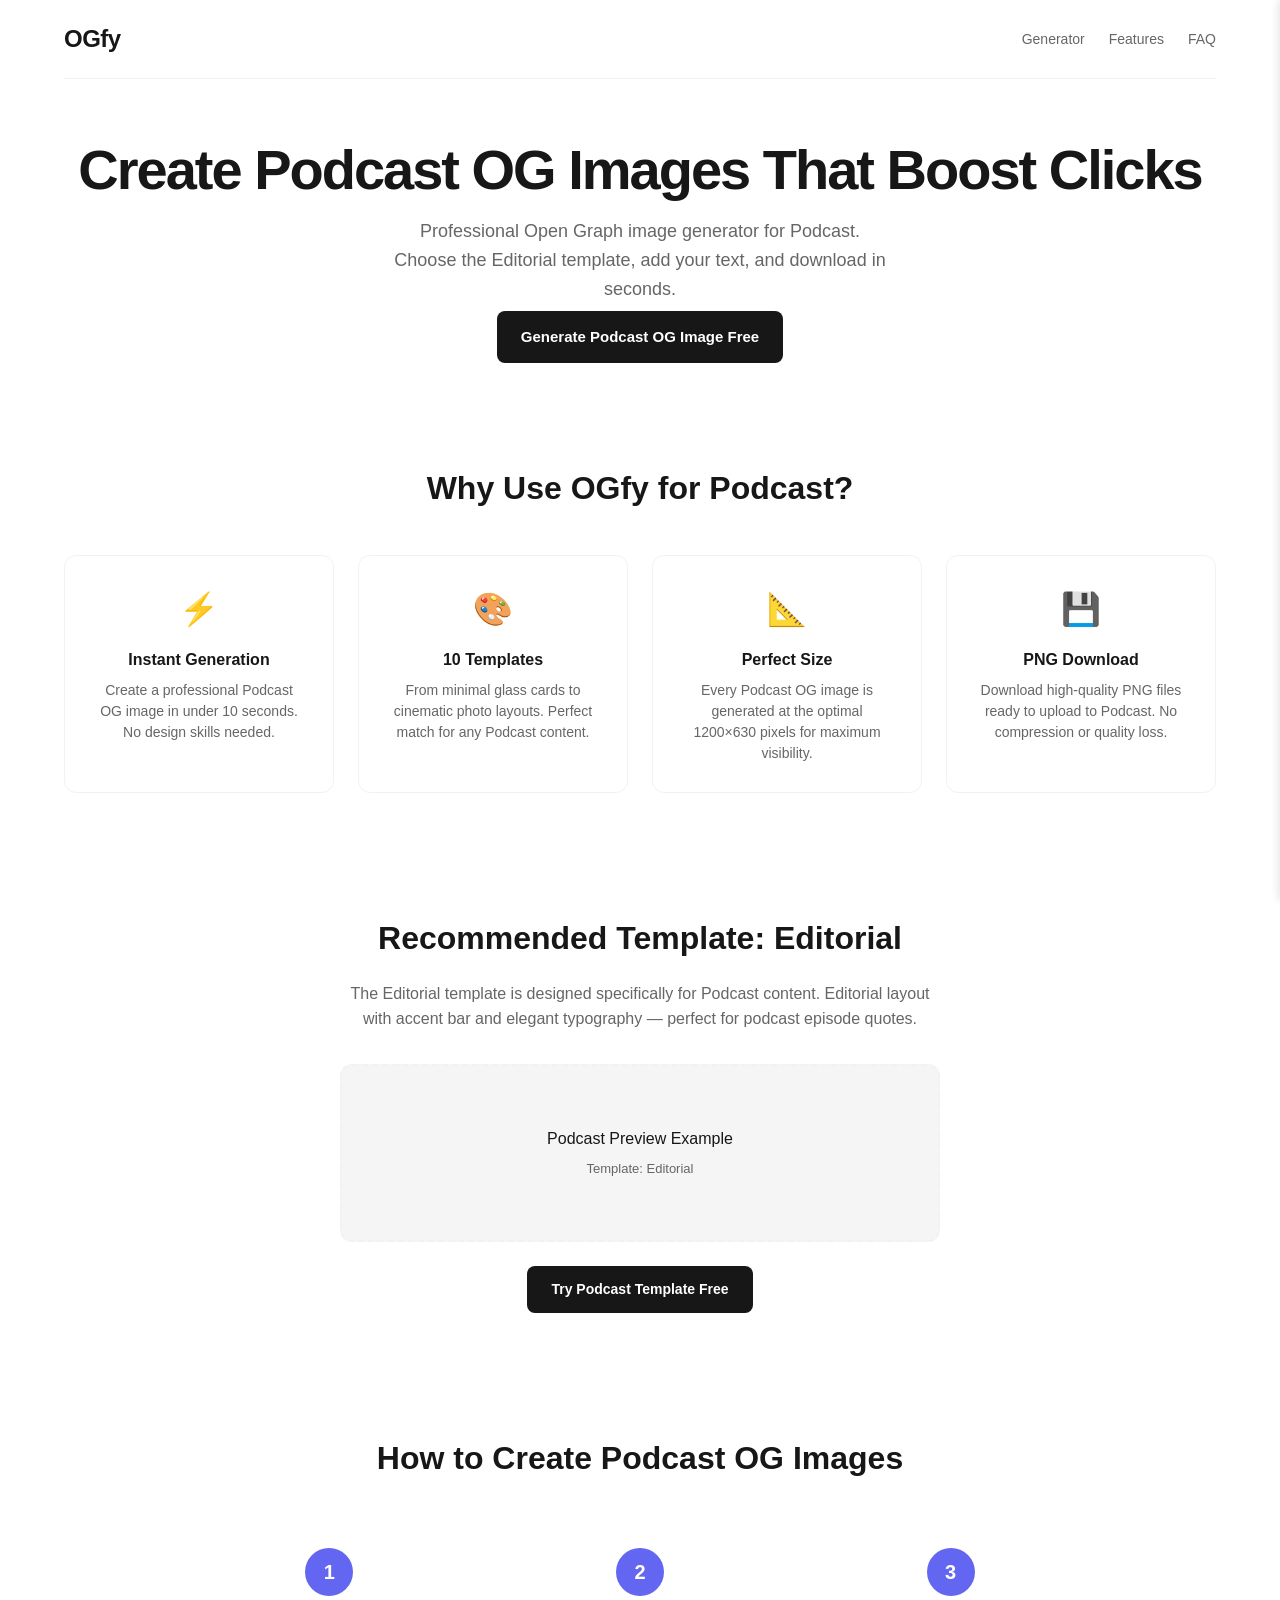
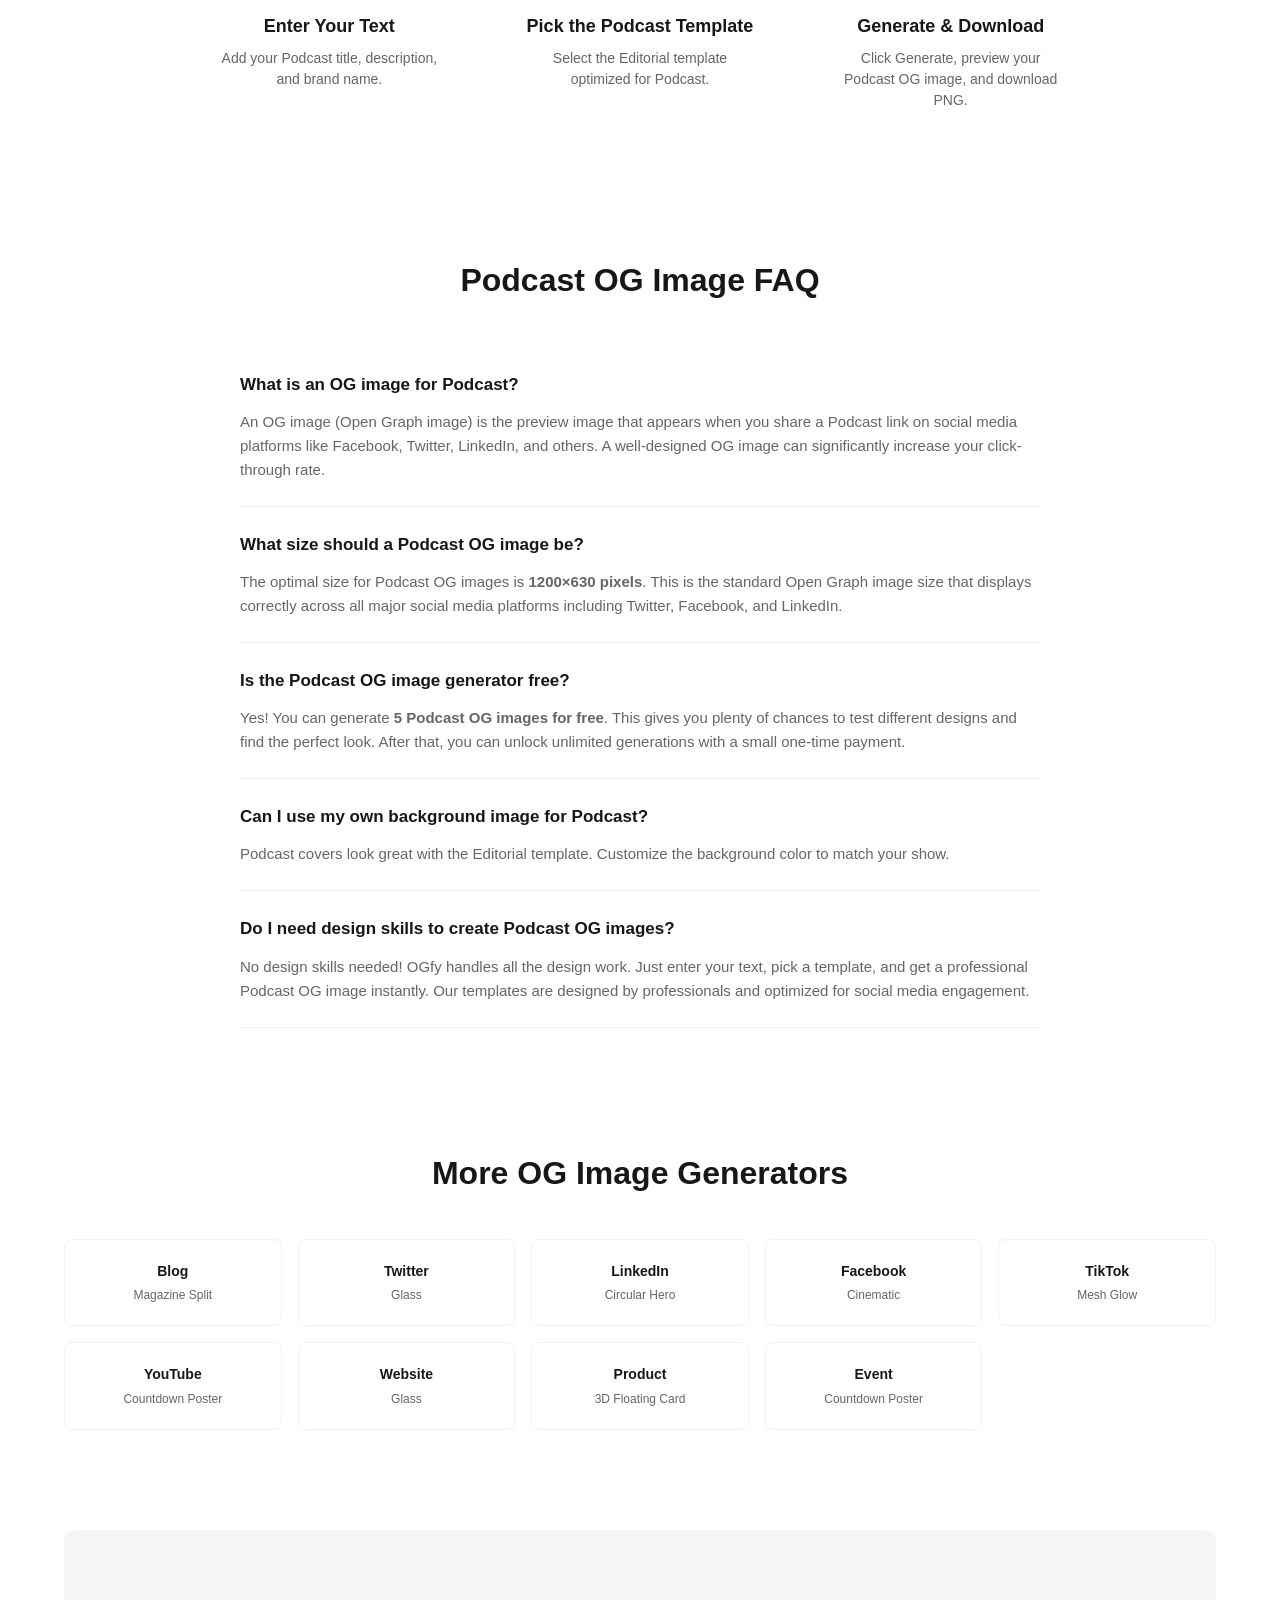
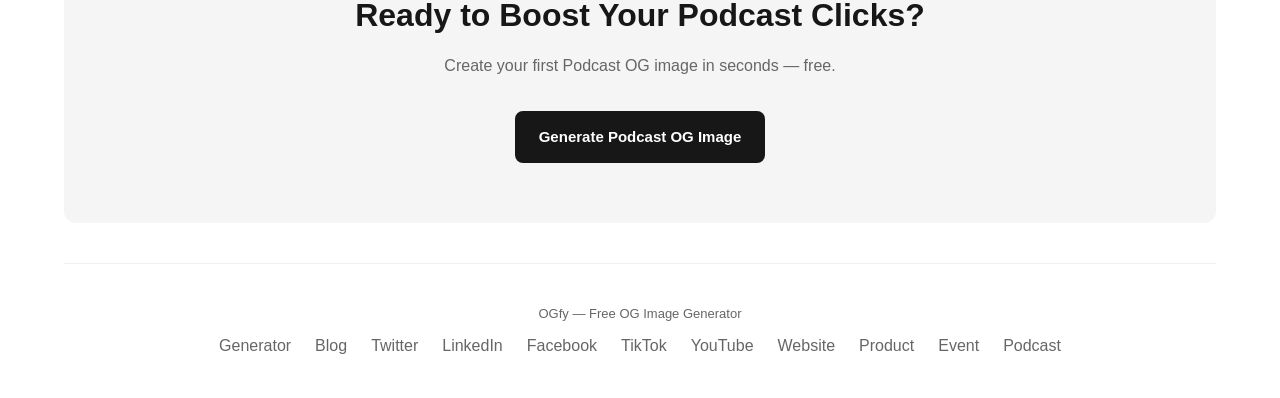
<file: og-image-for-podcast.html>
<!DOCTYPE html>
<html lang="en">
<head>
    <meta charset="UTF-8">
    <meta name="viewport" content="width=device-width, initial-scale=1.0">
    <title>OG Image Generator for Podcast | OGfy</title>
    <meta name="description" content="Create professional Open Graph images for Podcast. Free OG image generator with Editorial template. Boost your Podcast clicks with custom social cards.">
    <meta name="keywords" content="OG image generator, Podcast OG image, Podcast social card, open graph Podcast, Podcast thumbnail generator">
    <link rel="canonical" href="https://makszoom.github.io/ogfy/og-image-for-podcast.html">
    <link rel="stylesheet" href="css/style.css">
    
    <!-- Open Graph -->
    <meta property="og:title" content="OG Image Generator for Podcast | OGfy">
    <meta property="og:description" content="Create professional Open Graph images for Podcast. Free generator with beautiful templates.">
    <meta property="og:type" content="website">
    <meta property="og:url" content="https://makszoom.github.io/ogfy/og-image-for-podcast.html">
    <meta property="og:image" content="https://makszoom.github.io/ogfy/assets/og-preview-podcast.jpg">
    
    <!-- Twitter Card -->
    <meta name="twitter:card" content="summary_large_image">
    <meta name="twitter:title" content="OG Image Generator for Podcast | OGfy">
    <meta name="twitter:description" content="Create professional Podcast OG images in 1 click. Free tool.">
    <meta name="twitter:image" content="https://makszoom.github.io/ogfy/assets/og-preview-podcast.jpg">
    
    <!-- Schema.org -->
    <script type="application/ld+json">
    {
        "@context": "https://schema.org",
        "@type": "FAQPage",
        "mainEntity": [
            {
                "@type": "Question",
                "name": "What is an OG image for Podcast?",
                "acceptedAnswer": {
                    "@type": "Answer",
                    "text": "An OG image is the preview image that appears when you share a Podcast link on social media. It helps increase clicks and engagement."
                }
            },
            {
                "@type": "Question",
                "name": "What size should a Podcast OG image be?",
                "acceptedAnswer": {
                    "@type": "Answer",
                    "text": "Podcast OG images should be 1200×630 pixels for optimal display across all platforms."
                }
            },
            {
                "@type": "Question",
                "name": "Is the Podcast OG image generator free?",
                "acceptedAnswer": {
                    "@type": "Answer",
                    "text": "Yes! You get 5 free Podcast OG image generations. After that, unlock unlimited access for a one-time payment."
                }
            }
        ]
    }
    </script>
</head>
<body>
    <div class="container">
        <!-- Header -->
        <header class="header">
            <a href="index.html" class="logo">OGfy</a>
            <nav class="nav">
                <a href="index.html">Generator</a>
                <a href="#features">Features</a>
                <a href="#faq">FAQ</a>
            </nav>
            <button class="burger-btn" id="burger-btn">☰</button>
        </header>
        
        <!-- Mobile Nav -->
        <div class="mobile-nav" id="mobile-nav">
            <div class="mobile-nav-header">
                <span class="mobile-nav-title">Menu</span>
                <button class="mobile-nav-close" id="mobile-nav-close">✕</button>
            </div>
            <div class="mobile-nav-links">
                <a href="index.html">Generator</a>
                <a href="og-image-for-blog.html">Blog</a>
                <a href="og-image-for-twitter.html">Twitter / X</a>
                <a href="og-image-for-linkedin.html">LinkedIn</a>
                <a href="og-image-for-facebook.html">Facebook</a>
                <a href="og-image-for-tiktok.html">TikTok</a>
                <a href="og-image-for-youtube.html">YouTube</a>
                <a href="og-image-for-website.html">Website</a>
                <a href="og-image-for-product.html">Product</a>
                <a href="og-image-for-event.html">Event</a>
                <a href="og-image-for-podcast.html">Podcast</a>
            </div>
        </div>
        
        <!-- Hero -->
        <section class="hero">
            <h1>Create Podcast OG Images That Boost Clicks</h1>
            <p class="subtitle">Professional Open Graph image generator for Podcast. Choose the Editorial template, add your text, and download in seconds.</p>
            <a href="index.html" class="btn btn-primary btn-generate">Generate Podcast OG Image Free</a>
        </section>
        
        <!-- Features -->
        <section class="features" id="features">
            <h2>Why Use OGfy for Podcast?</h2>
            <div class="features-grid">
                <div class="feature-card">
                    <div class="feature-icon">⚡</div>
                    <h3>Instant Generation</h3>
                    <p>Create a professional Podcast OG image in under 10 seconds. No design skills needed.</p>
                </div>
                <div class="feature-card">
                    <div class="feature-icon">🎨</div>
                    <h3>10 Templates</h3>
                    <p>From minimal glass cards to cinematic photo layouts. Perfect match for any Podcast content.</p>
                </div>
                <div class="feature-card">
                    <div class="feature-icon">📐</div>
                    <h3>Perfect Size</h3>
                    <p>Every Podcast OG image is generated at the optimal 1200×630 pixels for maximum visibility.</p>
                </div>
                <div class="feature-card">
                    <div class="feature-icon">💾</div>
                    <h3>PNG Download</h3>
                    <p>Download high-quality PNG files ready to upload to Podcast. No compression or quality loss.</p>
                </div>
            </div>
        </section>
        
        <!-- Template Preview -->
        <section class="template-showcase">
            <h2>Recommended Template: Editorial</h2>
            <p class="showcase-desc">The Editorial template is designed specifically for Podcast content. Editorial layout with accent bar and elegant typography — perfect for podcast episode quotes.</p>
            <div class="showcase-preview">
                <div class="preview-placeholder">
                    <span>Podcast Preview Example</span>
                    <small>Template: Editorial</small>
                </div>
            </div>
            <a href="index.html" class="btn btn-primary">Try Podcast Template Free</a>
        </section>
        
        <!-- How It Works -->
        <section class="how-it-works">
            <h2>How to Create Podcast OG Images</h2>
            <div class="steps">
                <div class="step">
                    <div class="step-number">1</div>
                    <h3>Enter Your Text</h3>
                    <p>Add your Podcast title, description, and brand name.</p>
                </div>
                <div class="step">
                    <div class="step-number">2</div>
                    <h3>Pick the Podcast Template</h3>
                    <p>Select the Editorial template optimized for Podcast.</p>
                </div>
                <div class="step">
                    <div class="step-number">3</div>
                    <h3>Generate & Download</h3>
                    <p>Click Generate, preview your Podcast OG image, and download PNG.</p>
                </div>
            </div>
        </section>
        
        <!-- FAQ -->
        <section class="faq-section" id="faq">
            <h2>Podcast OG Image FAQ</h2>
            
            <div class="faq-item">
                <h3>What is an OG image for Podcast?</h3>
                <p>An OG image (Open Graph image) is the preview image that appears when you share a Podcast link on social media platforms like Facebook, Twitter, LinkedIn, and others. A well-designed OG image can significantly increase your click-through rate.</p>
            </div>
            
            <div class="faq-item">
                <h3>What size should a Podcast OG image be?</h3>
                <p>The optimal size for Podcast OG images is <strong>1200×630 pixels</strong>. This is the standard Open Graph image size that displays correctly across all major social media platforms including Twitter, Facebook, and LinkedIn.</p>
            </div>
            
            <div class="faq-item">
                <h3>Is the Podcast OG image generator free?</h3>
                <p>Yes! You can generate <strong>5 Podcast OG images for free</strong>. This gives you plenty of chances to test different designs and find the perfect look. After that, you can unlock unlimited generations with a small one-time payment.</p>
            </div>
            
            <div class="faq-item">
                <h3>Can I use my own background image for Podcast?</h3>
                <p>Podcast covers look great with the Editorial template. Customize the background color to match your show.</p>
            </div>
            
            <div class="faq-item">
                <h3>Do I need design skills to create Podcast OG images?</h3>
                <p>No design skills needed! OGfy handles all the design work. Just enter your text, pick a template, and get a professional Podcast OG image instantly. Our templates are designed by professionals and optimized for social media engagement.</p>
            </div>
        </section>
        
        <!-- Related Pages -->
        <section class="related-pages">
            <h2>More OG Image Generators</h2>
            <div class="related-grid">
                
                <a href="og-image-for-blog.html" class="related-card">
                    <span class="related-name">Blog</span>
                    <span class="related-template">Magazine Split</span>
                </a>

                <a href="og-image-for-twitter.html" class="related-card">
                    <span class="related-name">Twitter</span>
                    <span class="related-template">Glass</span>
                </a>

                <a href="og-image-for-linkedin.html" class="related-card">
                    <span class="related-name">LinkedIn</span>
                    <span class="related-template">Circular Hero</span>
                </a>

                <a href="og-image-for-facebook.html" class="related-card">
                    <span class="related-name">Facebook</span>
                    <span class="related-template">Cinematic</span>
                </a>

                <a href="og-image-for-tiktok.html" class="related-card">
                    <span class="related-name">TikTok</span>
                    <span class="related-template">Mesh Glow</span>
                </a>

                <a href="og-image-for-youtube.html" class="related-card">
                    <span class="related-name">YouTube</span>
                    <span class="related-template">Countdown Poster</span>
                </a>

                <a href="og-image-for-website.html" class="related-card">
                    <span class="related-name">Website</span>
                    <span class="related-template">Glass</span>
                </a>

                <a href="og-image-for-product.html" class="related-card">
                    <span class="related-name">Product</span>
                    <span class="related-template">3D Floating Card</span>
                </a>

                <a href="og-image-for-event.html" class="related-card">
                    <span class="related-name">Event</span>
                    <span class="related-template">Countdown Poster</span>
                </a>
            </div>
        </section>
        
        <!-- CTA -->
        <section class="cta-section">
            <h2>Ready to Boost Your Podcast Clicks?</h2>
            <p>Create your first Podcast OG image in seconds — free.</p>
            <a href="index.html" class="btn btn-primary btn-generate">Generate Podcast OG Image</a>
        </section>
        
        <!-- Footer -->
        <footer class="footer">
            <p>OGfy — Free OG Image Generator</p>
            <div class="footer-links">
                <a href="index.html">Generator</a>
                <a href="og-image-for-blog.html">Blog</a>
                <a href="og-image-for-twitter.html">Twitter</a>
                <a href="og-image-for-linkedin.html">LinkedIn</a>
                <a href="og-image-for-facebook.html">Facebook</a>
                <a href="og-image-for-tiktok.html">TikTok</a>
                <a href="og-image-for-youtube.html">YouTube</a>
                <a href="og-image-for-website.html">Website</a>
                <a href="og-image-for-product.html">Product</a>
                <a href="og-image-for-event.html">Event</a>
                <a href="og-image-for-podcast.html">Podcast</a>
            </div>
        </footer>
    </div>
    
    <script src="js/app.js"></script>
</body>
</html>
</file>
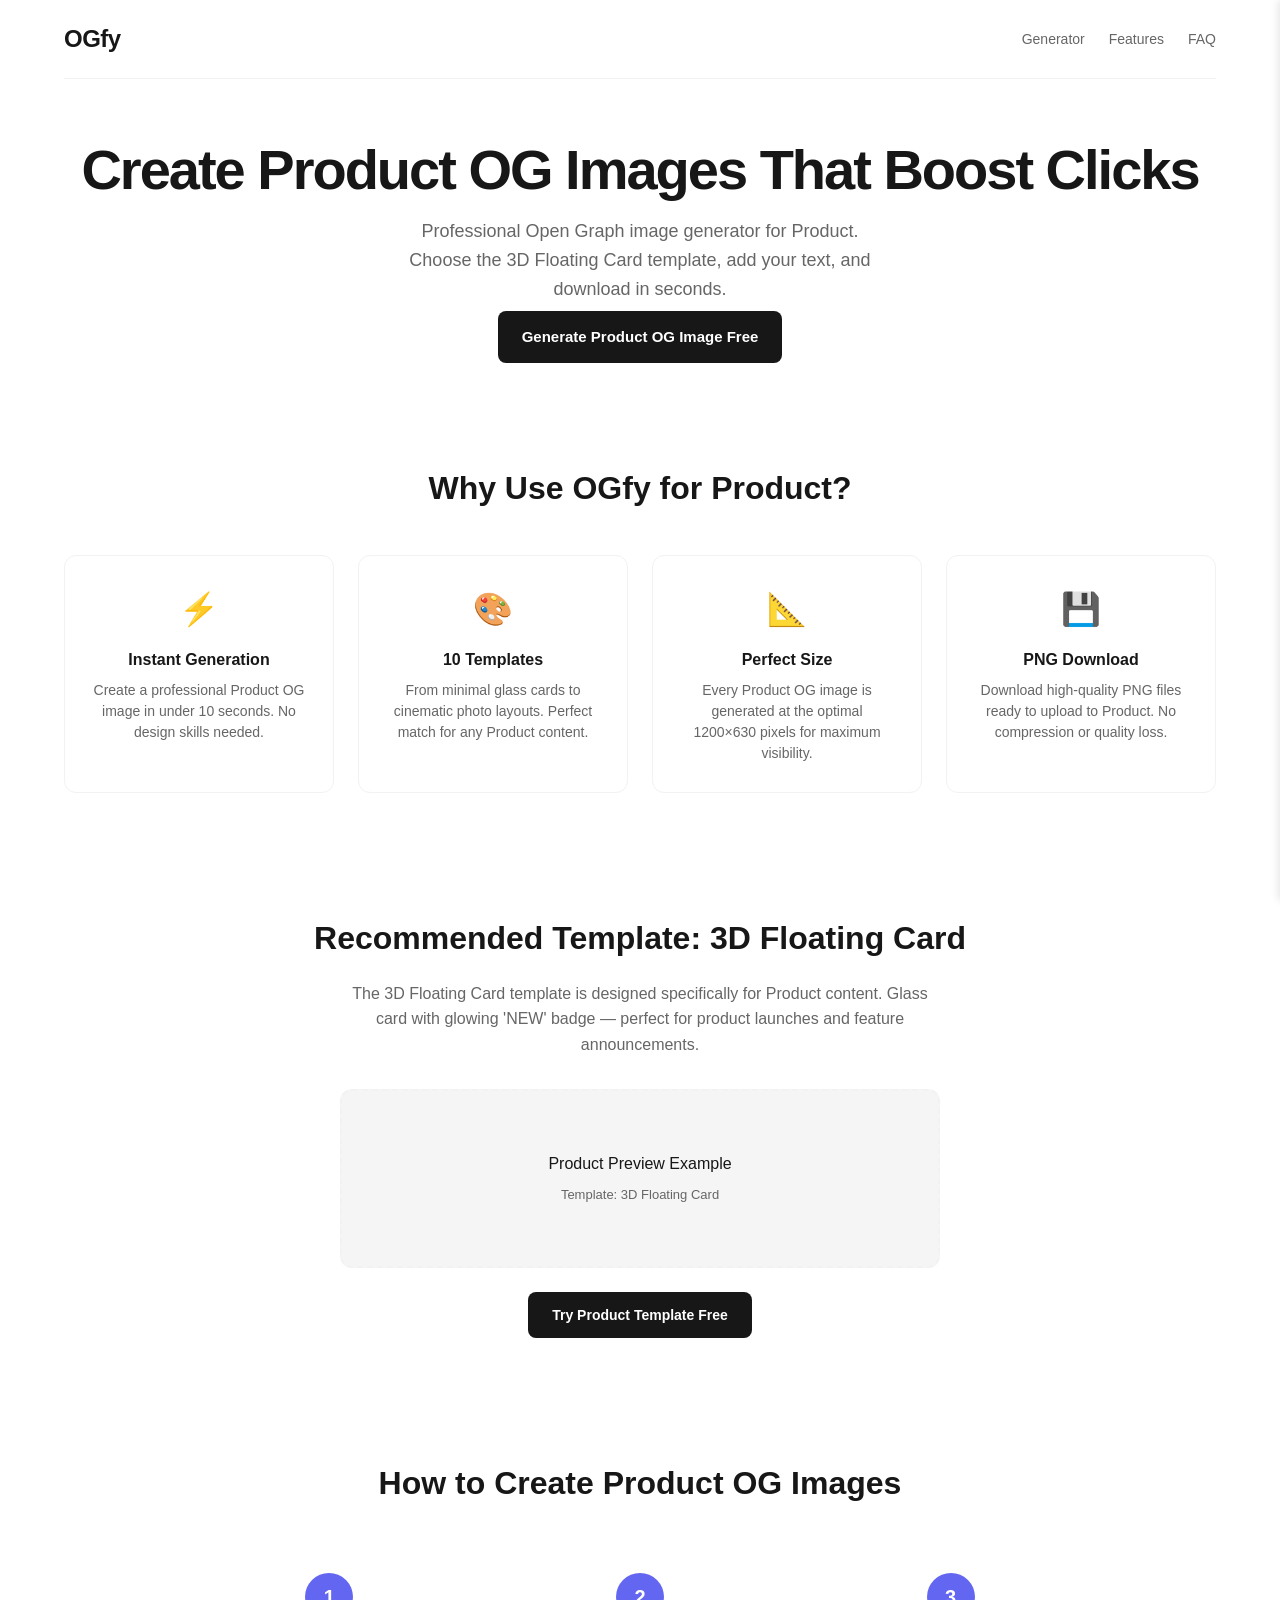
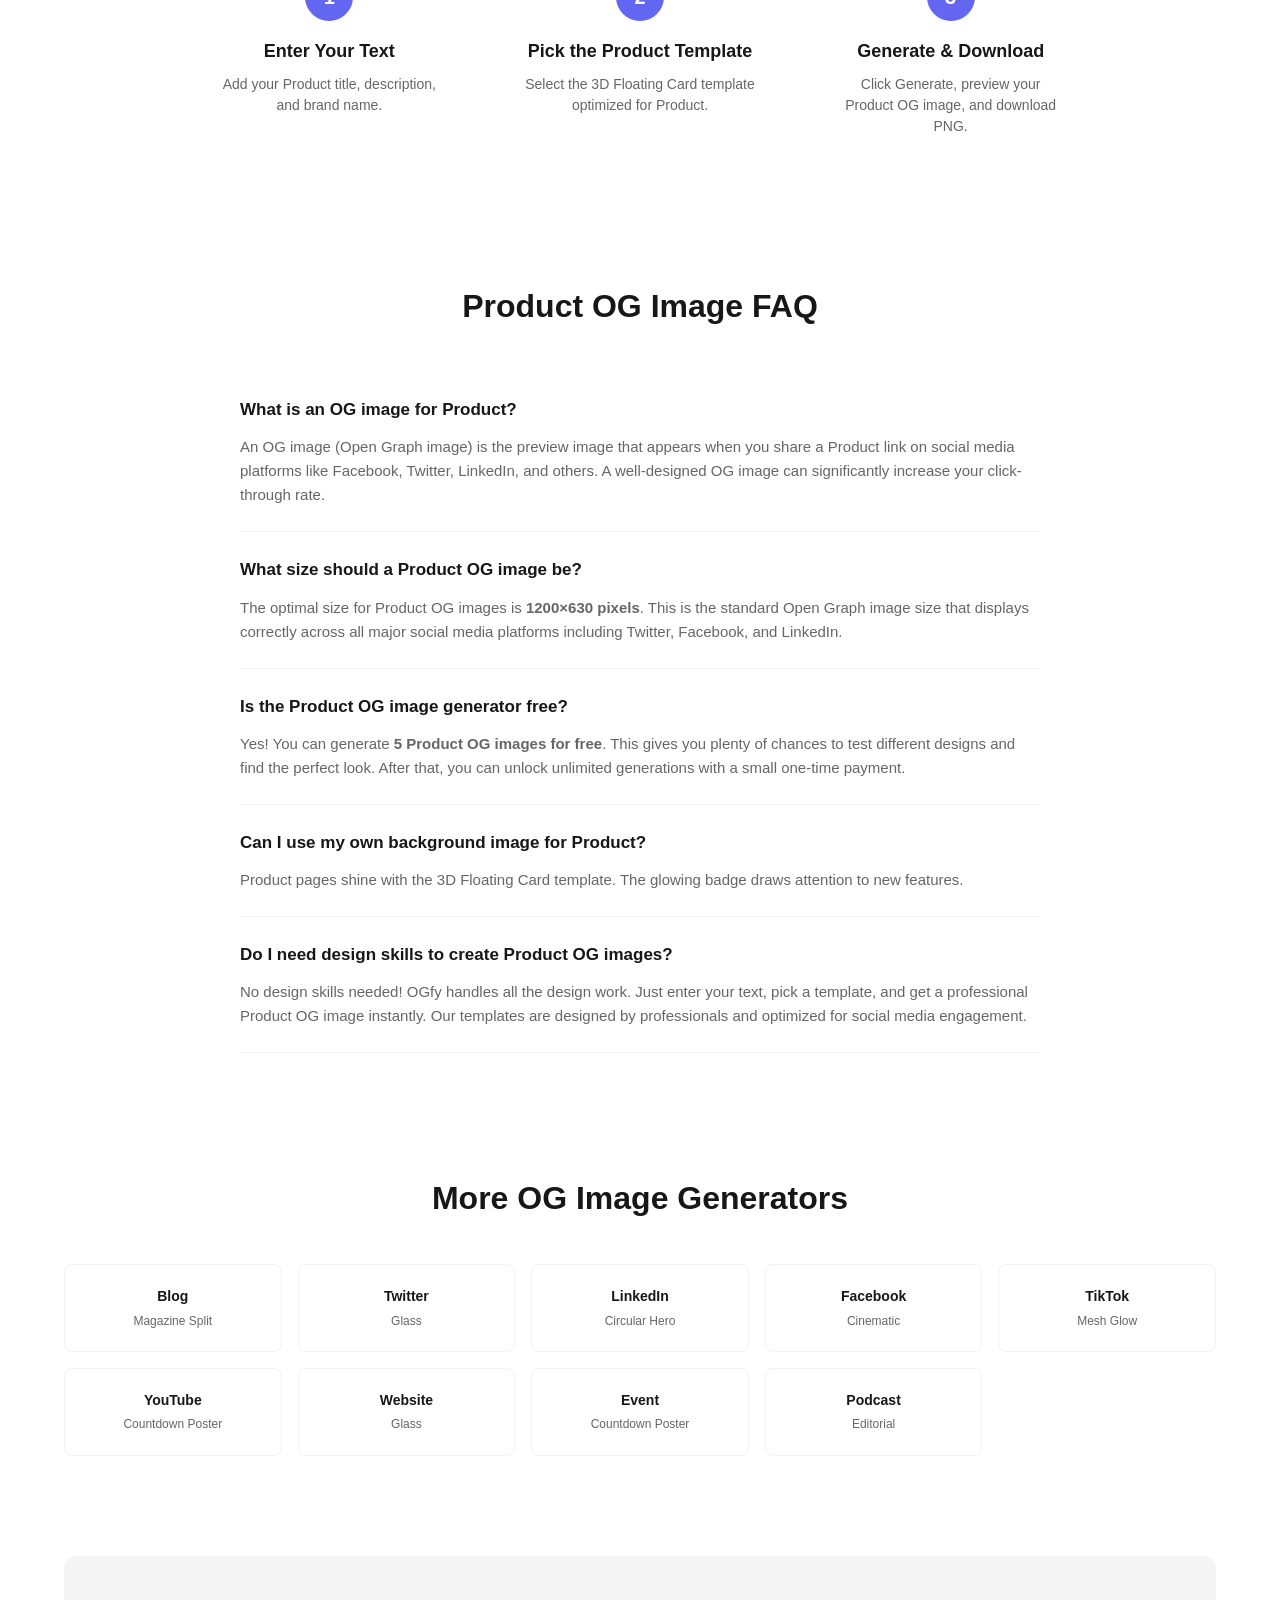
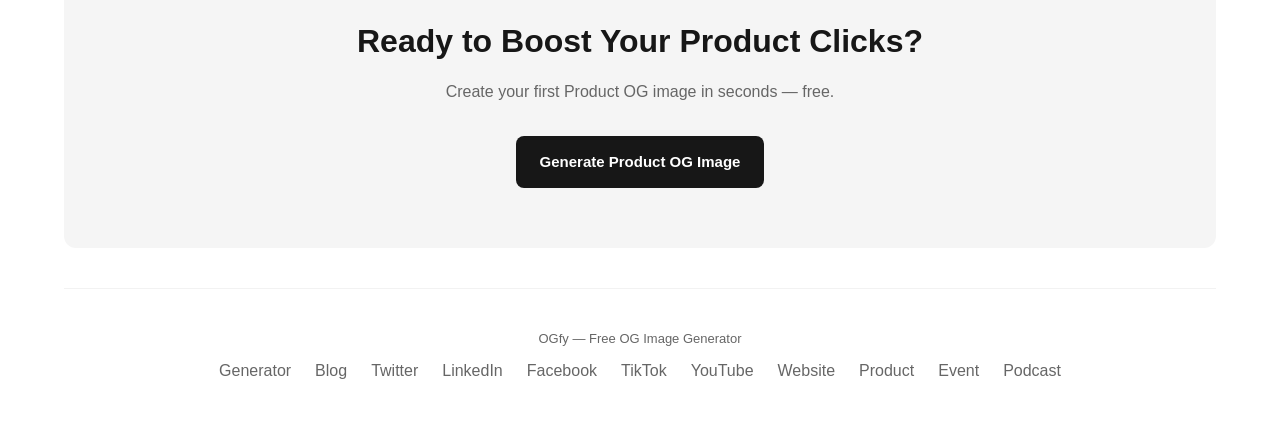
<file: og-image-for-product.html>
<!DOCTYPE html>
<html lang="en">
<head>
    <meta charset="UTF-8">
    <meta name="viewport" content="width=device-width, initial-scale=1.0">
    <title>OG Image Generator for Product | OGfy</title>
    <meta name="description" content="Create professional Open Graph images for Product. Free OG image generator with 3D Floating Card template. Boost your Product clicks with custom social cards.">
    <meta name="keywords" content="OG image generator, Product OG image, Product social card, open graph Product, Product thumbnail generator">
    <link rel="canonical" href="https://makszoom.github.io/ogfy/og-image-for-product.html">
    <link rel="stylesheet" href="css/style.css">
    
    <!-- Open Graph -->
    <meta property="og:title" content="OG Image Generator for Product | OGfy">
    <meta property="og:description" content="Create professional Open Graph images for Product. Free generator with beautiful templates.">
    <meta property="og:type" content="website">
    <meta property="og:url" content="https://makszoom.github.io/ogfy/og-image-for-product.html">
    <meta property="og:image" content="https://makszoom.github.io/ogfy/assets/og-preview-product.jpg">
    
    <!-- Twitter Card -->
    <meta name="twitter:card" content="summary_large_image">
    <meta name="twitter:title" content="OG Image Generator for Product | OGfy">
    <meta name="twitter:description" content="Create professional Product OG images in 1 click. Free tool.">
    <meta name="twitter:image" content="https://makszoom.github.io/ogfy/assets/og-preview-product.jpg">
    
    <!-- Schema.org -->
    <script type="application/ld+json">
    {
        "@context": "https://schema.org",
        "@type": "FAQPage",
        "mainEntity": [
            {
                "@type": "Question",
                "name": "What is an OG image for Product?",
                "acceptedAnswer": {
                    "@type": "Answer",
                    "text": "An OG image is the preview image that appears when you share a Product link on social media. It helps increase clicks and engagement."
                }
            },
            {
                "@type": "Question",
                "name": "What size should a Product OG image be?",
                "acceptedAnswer": {
                    "@type": "Answer",
                    "text": "Product OG images should be 1200×630 pixels for optimal display across all platforms."
                }
            },
            {
                "@type": "Question",
                "name": "Is the Product OG image generator free?",
                "acceptedAnswer": {
                    "@type": "Answer",
                    "text": "Yes! You get 5 free Product OG image generations. After that, unlock unlimited access for a one-time payment."
                }
            }
        ]
    }
    </script>
</head>
<body>
    <div class="container">
        <!-- Header -->
        <header class="header">
            <a href="index.html" class="logo">OGfy</a>
            <nav class="nav">
                <a href="index.html">Generator</a>
                <a href="#features">Features</a>
                <a href="#faq">FAQ</a>
            </nav>
            <button class="burger-btn" id="burger-btn">☰</button>
        </header>
        
        <!-- Mobile Nav -->
        <div class="mobile-nav" id="mobile-nav">
            <div class="mobile-nav-header">
                <span class="mobile-nav-title">Menu</span>
                <button class="mobile-nav-close" id="mobile-nav-close">✕</button>
            </div>
            <div class="mobile-nav-links">
                <a href="index.html">Generator</a>
                <a href="og-image-for-blog.html">Blog</a>
                <a href="og-image-for-twitter.html">Twitter / X</a>
                <a href="og-image-for-linkedin.html">LinkedIn</a>
                <a href="og-image-for-facebook.html">Facebook</a>
                <a href="og-image-for-tiktok.html">TikTok</a>
                <a href="og-image-for-youtube.html">YouTube</a>
                <a href="og-image-for-website.html">Website</a>
                <a href="og-image-for-product.html">Product</a>
                <a href="og-image-for-event.html">Event</a>
                <a href="og-image-for-podcast.html">Podcast</a>
            </div>
        </div>
        
        <!-- Hero -->
        <section class="hero">
            <h1>Create Product OG Images That Boost Clicks</h1>
            <p class="subtitle">Professional Open Graph image generator for Product. Choose the 3D Floating Card template, add your text, and download in seconds.</p>
            <a href="index.html" class="btn btn-primary btn-generate">Generate Product OG Image Free</a>
        </section>
        
        <!-- Features -->
        <section class="features" id="features">
            <h2>Why Use OGfy for Product?</h2>
            <div class="features-grid">
                <div class="feature-card">
                    <div class="feature-icon">⚡</div>
                    <h3>Instant Generation</h3>
                    <p>Create a professional Product OG image in under 10 seconds. No design skills needed.</p>
                </div>
                <div class="feature-card">
                    <div class="feature-icon">🎨</div>
                    <h3>10 Templates</h3>
                    <p>From minimal glass cards to cinematic photo layouts. Perfect match for any Product content.</p>
                </div>
                <div class="feature-card">
                    <div class="feature-icon">📐</div>
                    <h3>Perfect Size</h3>
                    <p>Every Product OG image is generated at the optimal 1200×630 pixels for maximum visibility.</p>
                </div>
                <div class="feature-card">
                    <div class="feature-icon">💾</div>
                    <h3>PNG Download</h3>
                    <p>Download high-quality PNG files ready to upload to Product. No compression or quality loss.</p>
                </div>
            </div>
        </section>
        
        <!-- Template Preview -->
        <section class="template-showcase">
            <h2>Recommended Template: 3D Floating Card</h2>
            <p class="showcase-desc">The 3D Floating Card template is designed specifically for Product content. Glass card with glowing 'NEW' badge — perfect for product launches and feature announcements.</p>
            <div class="showcase-preview">
                <div class="preview-placeholder">
                    <span>Product Preview Example</span>
                    <small>Template: 3D Floating Card</small>
                </div>
            </div>
            <a href="index.html" class="btn btn-primary">Try Product Template Free</a>
        </section>
        
        <!-- How It Works -->
        <section class="how-it-works">
            <h2>How to Create Product OG Images</h2>
            <div class="steps">
                <div class="step">
                    <div class="step-number">1</div>
                    <h3>Enter Your Text</h3>
                    <p>Add your Product title, description, and brand name.</p>
                </div>
                <div class="step">
                    <div class="step-number">2</div>
                    <h3>Pick the Product Template</h3>
                    <p>Select the 3D Floating Card template optimized for Product.</p>
                </div>
                <div class="step">
                    <div class="step-number">3</div>
                    <h3>Generate & Download</h3>
                    <p>Click Generate, preview your Product OG image, and download PNG.</p>
                </div>
            </div>
        </section>
        
        <!-- FAQ -->
        <section class="faq-section" id="faq">
            <h2>Product OG Image FAQ</h2>
            
            <div class="faq-item">
                <h3>What is an OG image for Product?</h3>
                <p>An OG image (Open Graph image) is the preview image that appears when you share a Product link on social media platforms like Facebook, Twitter, LinkedIn, and others. A well-designed OG image can significantly increase your click-through rate.</p>
            </div>
            
            <div class="faq-item">
                <h3>What size should a Product OG image be?</h3>
                <p>The optimal size for Product OG images is <strong>1200×630 pixels</strong>. This is the standard Open Graph image size that displays correctly across all major social media platforms including Twitter, Facebook, and LinkedIn.</p>
            </div>
            
            <div class="faq-item">
                <h3>Is the Product OG image generator free?</h3>
                <p>Yes! You can generate <strong>5 Product OG images for free</strong>. This gives you plenty of chances to test different designs and find the perfect look. After that, you can unlock unlimited generations with a small one-time payment.</p>
            </div>
            
            <div class="faq-item">
                <h3>Can I use my own background image for Product?</h3>
                <p>Product pages shine with the 3D Floating Card template. The glowing badge draws attention to new features.</p>
            </div>
            
            <div class="faq-item">
                <h3>Do I need design skills to create Product OG images?</h3>
                <p>No design skills needed! OGfy handles all the design work. Just enter your text, pick a template, and get a professional Product OG image instantly. Our templates are designed by professionals and optimized for social media engagement.</p>
            </div>
        </section>
        
        <!-- Related Pages -->
        <section class="related-pages">
            <h2>More OG Image Generators</h2>
            <div class="related-grid">
                
                <a href="og-image-for-blog.html" class="related-card">
                    <span class="related-name">Blog</span>
                    <span class="related-template">Magazine Split</span>
                </a>

                <a href="og-image-for-twitter.html" class="related-card">
                    <span class="related-name">Twitter</span>
                    <span class="related-template">Glass</span>
                </a>

                <a href="og-image-for-linkedin.html" class="related-card">
                    <span class="related-name">LinkedIn</span>
                    <span class="related-template">Circular Hero</span>
                </a>

                <a href="og-image-for-facebook.html" class="related-card">
                    <span class="related-name">Facebook</span>
                    <span class="related-template">Cinematic</span>
                </a>

                <a href="og-image-for-tiktok.html" class="related-card">
                    <span class="related-name">TikTok</span>
                    <span class="related-template">Mesh Glow</span>
                </a>

                <a href="og-image-for-youtube.html" class="related-card">
                    <span class="related-name">YouTube</span>
                    <span class="related-template">Countdown Poster</span>
                </a>

                <a href="og-image-for-website.html" class="related-card">
                    <span class="related-name">Website</span>
                    <span class="related-template">Glass</span>
                </a>

                <a href="og-image-for-event.html" class="related-card">
                    <span class="related-name">Event</span>
                    <span class="related-template">Countdown Poster</span>
                </a>

                <a href="og-image-for-podcast.html" class="related-card">
                    <span class="related-name">Podcast</span>
                    <span class="related-template">Editorial</span>
                </a>
            </div>
        </section>
        
        <!-- CTA -->
        <section class="cta-section">
            <h2>Ready to Boost Your Product Clicks?</h2>
            <p>Create your first Product OG image in seconds — free.</p>
            <a href="index.html" class="btn btn-primary btn-generate">Generate Product OG Image</a>
        </section>
        
        <!-- Footer -->
        <footer class="footer">
            <p>OGfy — Free OG Image Generator</p>
            <div class="footer-links">
                <a href="index.html">Generator</a>
                <a href="og-image-for-blog.html">Blog</a>
                <a href="og-image-for-twitter.html">Twitter</a>
                <a href="og-image-for-linkedin.html">LinkedIn</a>
                <a href="og-image-for-facebook.html">Facebook</a>
                <a href="og-image-for-tiktok.html">TikTok</a>
                <a href="og-image-for-youtube.html">YouTube</a>
                <a href="og-image-for-website.html">Website</a>
                <a href="og-image-for-product.html">Product</a>
                <a href="og-image-for-event.html">Event</a>
                <a href="og-image-for-podcast.html">Podcast</a>
            </div>
        </footer>
    </div>
    
    <script src="js/app.js"></script>
</body>
</html>
</file>
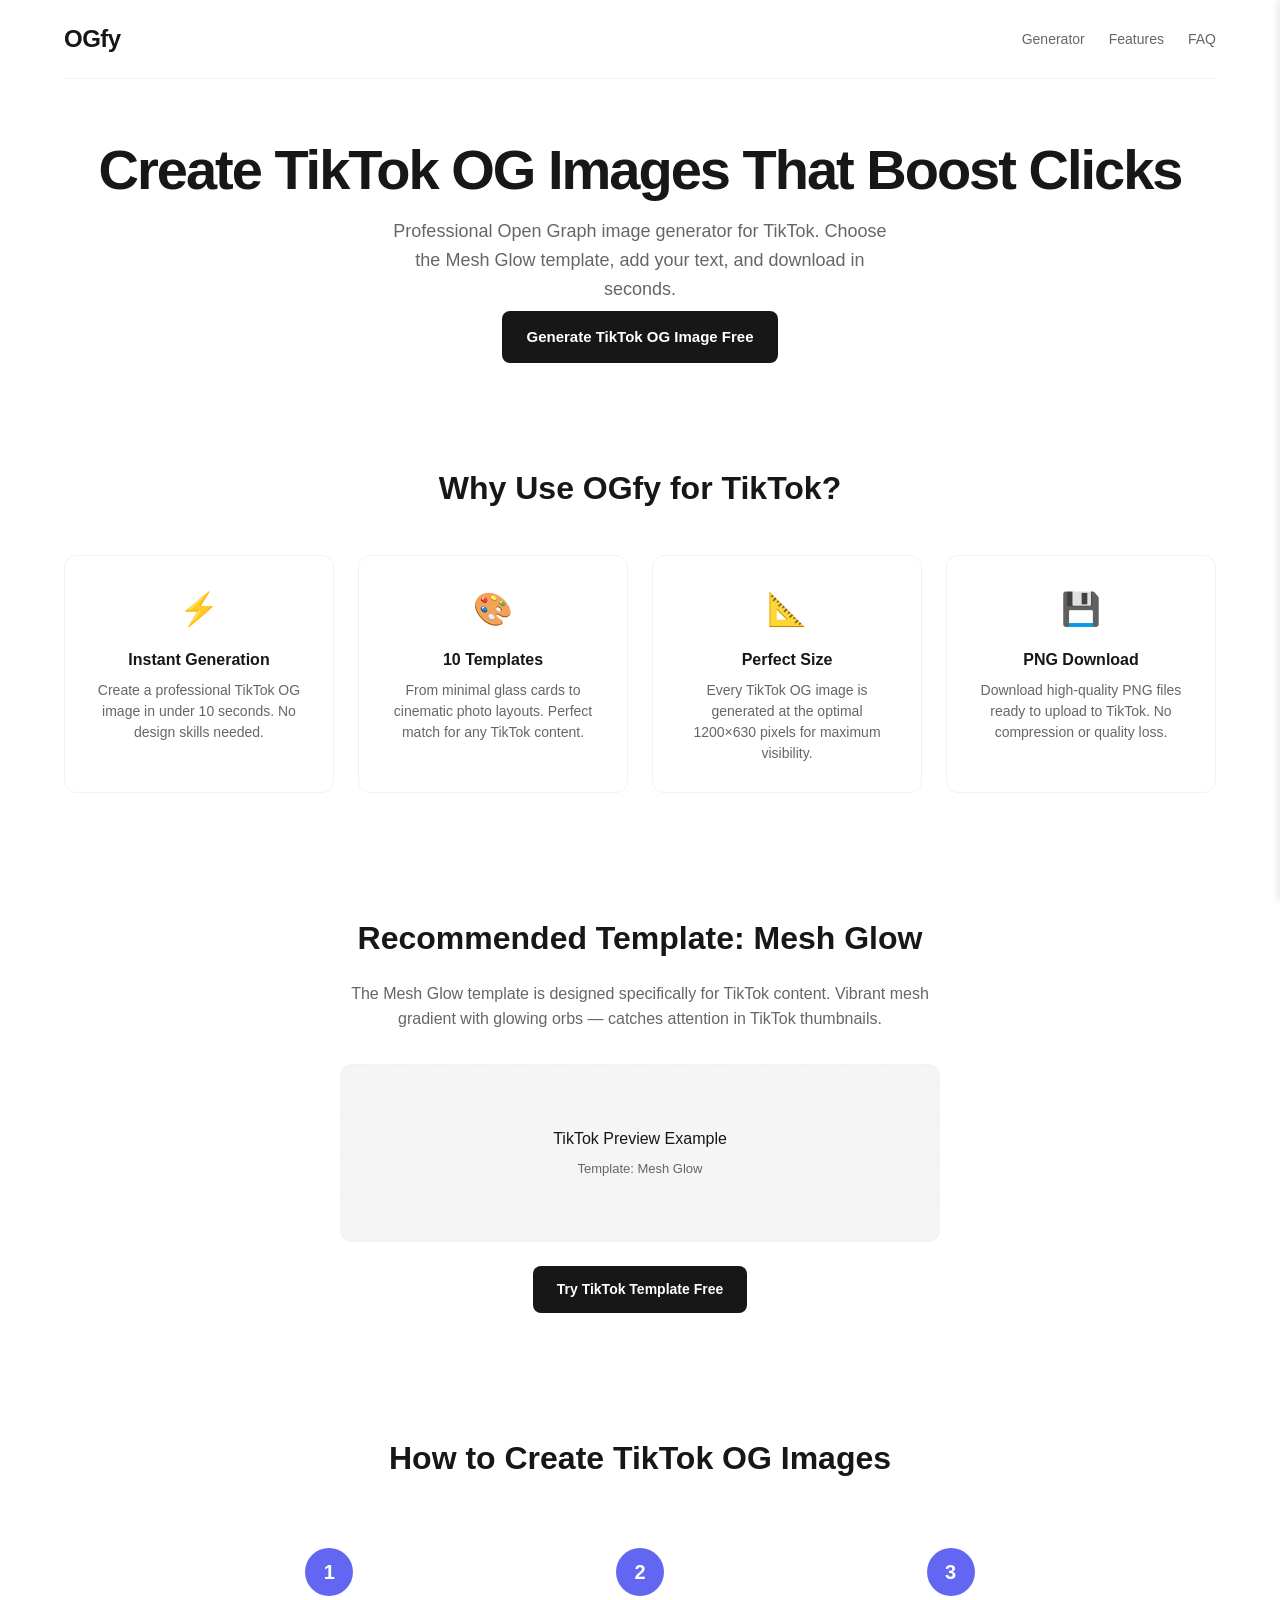
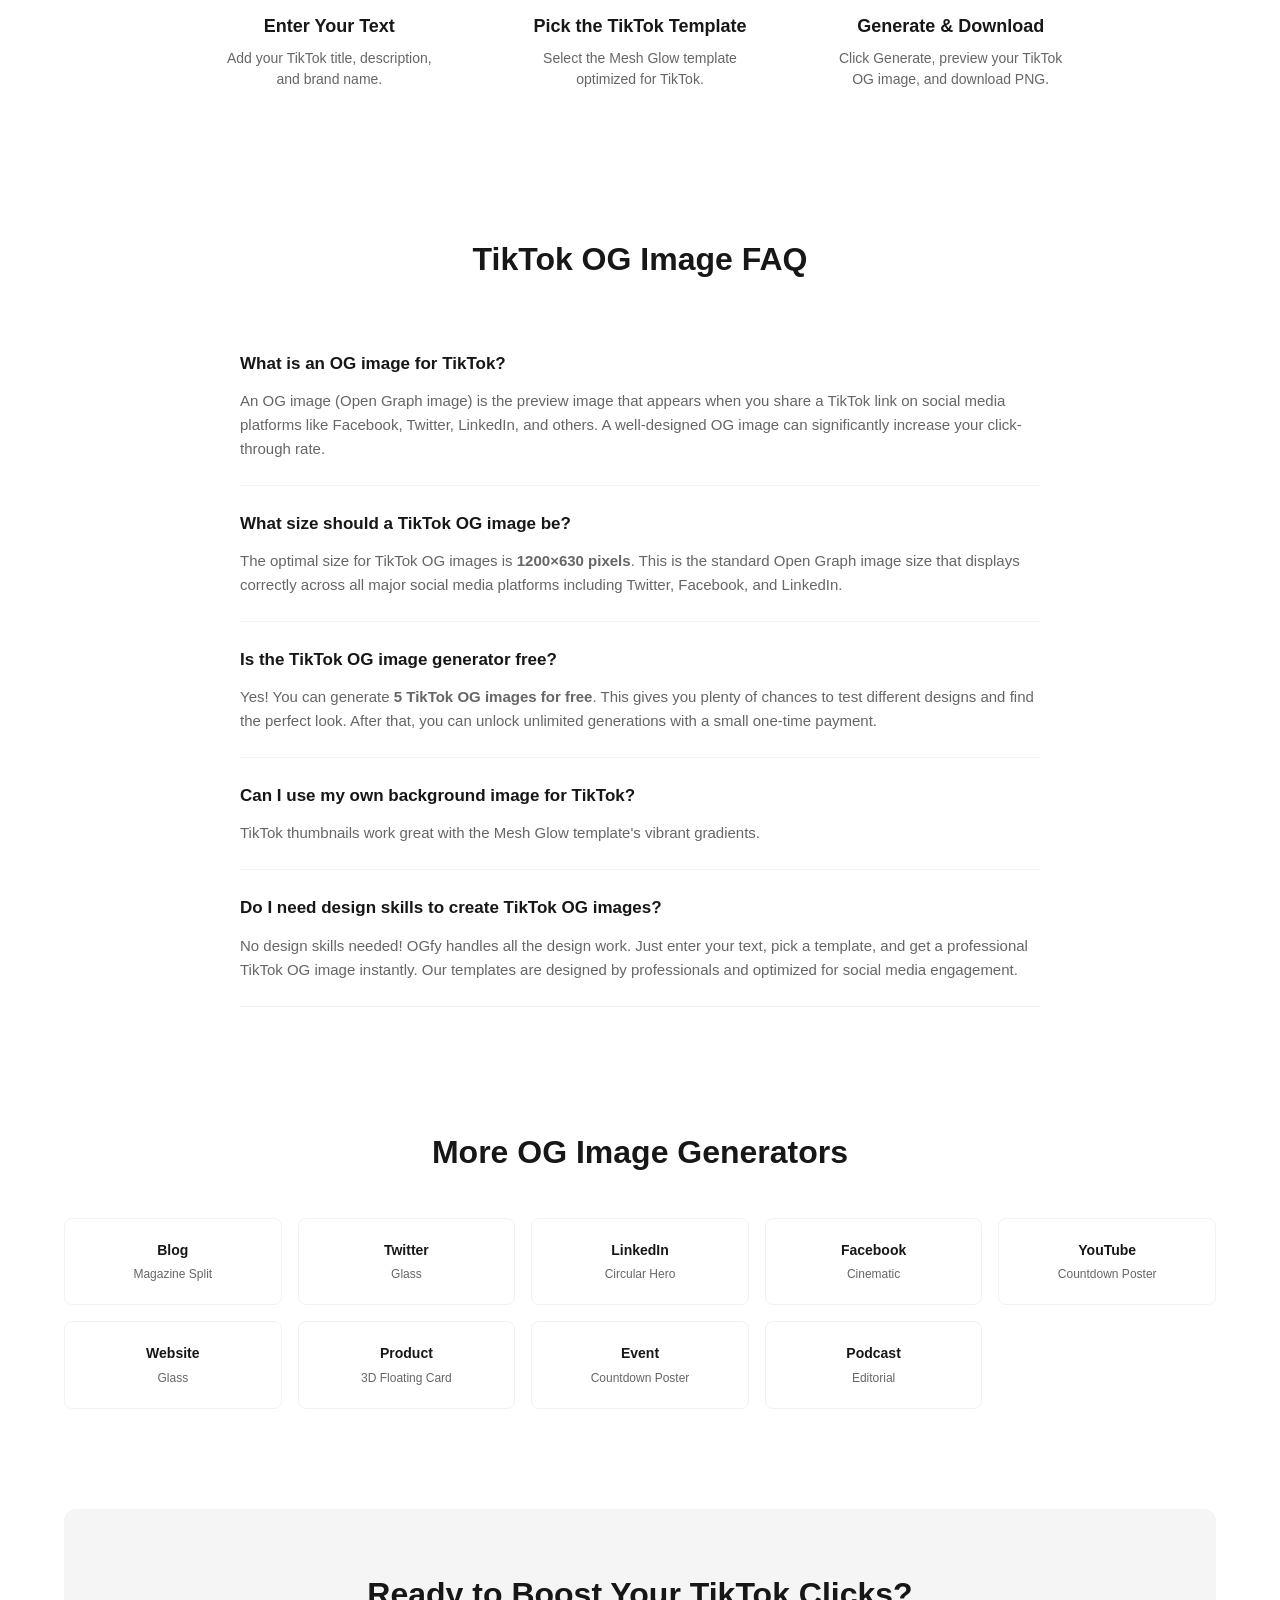
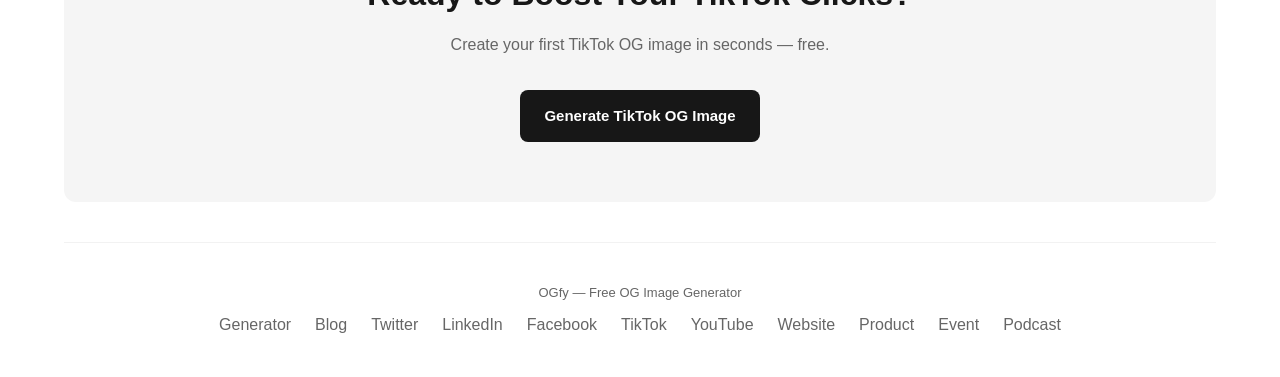
<file: og-image-for-tiktok.html>
<!DOCTYPE html>
<html lang="en">
<head>
    <meta charset="UTF-8">
    <meta name="viewport" content="width=device-width, initial-scale=1.0">
    <title>OG Image Generator for TikTok | OGfy</title>
    <meta name="description" content="Create professional Open Graph images for TikTok. Free OG image generator with Mesh Glow template. Boost your TikTok clicks with custom social cards.">
    <meta name="keywords" content="OG image generator, TikTok OG image, TikTok social card, open graph TikTok, TikTok thumbnail generator">
    <link rel="canonical" href="https://makszoom.github.io/ogfy/og-image-for-tiktok.html">
    <link rel="stylesheet" href="css/style.css">
    
    <!-- Open Graph -->
    <meta property="og:title" content="OG Image Generator for TikTok | OGfy">
    <meta property="og:description" content="Create professional Open Graph images for TikTok. Free generator with beautiful templates.">
    <meta property="og:type" content="website">
    <meta property="og:url" content="https://makszoom.github.io/ogfy/og-image-for-tiktok.html">
    <meta property="og:image" content="https://makszoom.github.io/ogfy/assets/og-preview-tiktok.jpg">
    
    <!-- Twitter Card -->
    <meta name="twitter:card" content="summary_large_image">
    <meta name="twitter:title" content="OG Image Generator for TikTok | OGfy">
    <meta name="twitter:description" content="Create professional TikTok OG images in 1 click. Free tool.">
    <meta name="twitter:image" content="https://makszoom.github.io/ogfy/assets/og-preview-tiktok.jpg">
    
    <!-- Schema.org -->
    <script type="application/ld+json">
    {
        "@context": "https://schema.org",
        "@type": "FAQPage",
        "mainEntity": [
            {
                "@type": "Question",
                "name": "What is an OG image for TikTok?",
                "acceptedAnswer": {
                    "@type": "Answer",
                    "text": "An OG image is the preview image that appears when you share a TikTok link on social media. It helps increase clicks and engagement."
                }
            },
            {
                "@type": "Question",
                "name": "What size should a TikTok OG image be?",
                "acceptedAnswer": {
                    "@type": "Answer",
                    "text": "TikTok OG images should be 1200×630 pixels for optimal display across all platforms."
                }
            },
            {
                "@type": "Question",
                "name": "Is the TikTok OG image generator free?",
                "acceptedAnswer": {
                    "@type": "Answer",
                    "text": "Yes! You get 5 free TikTok OG image generations. After that, unlock unlimited access for a one-time payment."
                }
            }
        ]
    }
    </script>
</head>
<body>
    <div class="container">
        <!-- Header -->
        <header class="header">
            <a href="index.html" class="logo">OGfy</a>
            <nav class="nav">
                <a href="index.html">Generator</a>
                <a href="#features">Features</a>
                <a href="#faq">FAQ</a>
            </nav>
            <button class="burger-btn" id="burger-btn">☰</button>
        </header>
        
        <!-- Mobile Nav -->
        <div class="mobile-nav" id="mobile-nav">
            <div class="mobile-nav-header">
                <span class="mobile-nav-title">Menu</span>
                <button class="mobile-nav-close" id="mobile-nav-close">✕</button>
            </div>
            <div class="mobile-nav-links">
                <a href="index.html">Generator</a>
                <a href="og-image-for-blog.html">Blog</a>
                <a href="og-image-for-twitter.html">Twitter / X</a>
                <a href="og-image-for-linkedin.html">LinkedIn</a>
                <a href="og-image-for-facebook.html">Facebook</a>
                <a href="og-image-for-tiktok.html">TikTok</a>
                <a href="og-image-for-youtube.html">YouTube</a>
                <a href="og-image-for-website.html">Website</a>
                <a href="og-image-for-product.html">Product</a>
                <a href="og-image-for-event.html">Event</a>
                <a href="og-image-for-podcast.html">Podcast</a>
            </div>
        </div>
        
        <!-- Hero -->
        <section class="hero">
            <h1>Create TikTok OG Images That Boost Clicks</h1>
            <p class="subtitle">Professional Open Graph image generator for TikTok. Choose the Mesh Glow template, add your text, and download in seconds.</p>
            <a href="index.html" class="btn btn-primary btn-generate">Generate TikTok OG Image Free</a>
        </section>
        
        <!-- Features -->
        <section class="features" id="features">
            <h2>Why Use OGfy for TikTok?</h2>
            <div class="features-grid">
                <div class="feature-card">
                    <div class="feature-icon">⚡</div>
                    <h3>Instant Generation</h3>
                    <p>Create a professional TikTok OG image in under 10 seconds. No design skills needed.</p>
                </div>
                <div class="feature-card">
                    <div class="feature-icon">🎨</div>
                    <h3>10 Templates</h3>
                    <p>From minimal glass cards to cinematic photo layouts. Perfect match for any TikTok content.</p>
                </div>
                <div class="feature-card">
                    <div class="feature-icon">📐</div>
                    <h3>Perfect Size</h3>
                    <p>Every TikTok OG image is generated at the optimal 1200×630 pixels for maximum visibility.</p>
                </div>
                <div class="feature-card">
                    <div class="feature-icon">💾</div>
                    <h3>PNG Download</h3>
                    <p>Download high-quality PNG files ready to upload to TikTok. No compression or quality loss.</p>
                </div>
            </div>
        </section>
        
        <!-- Template Preview -->
        <section class="template-showcase">
            <h2>Recommended Template: Mesh Glow</h2>
            <p class="showcase-desc">The Mesh Glow template is designed specifically for TikTok content. Vibrant mesh gradient with glowing orbs — catches attention in TikTok thumbnails.</p>
            <div class="showcase-preview">
                <div class="preview-placeholder">
                    <span>TikTok Preview Example</span>
                    <small>Template: Mesh Glow</small>
                </div>
            </div>
            <a href="index.html" class="btn btn-primary">Try TikTok Template Free</a>
        </section>
        
        <!-- How It Works -->
        <section class="how-it-works">
            <h2>How to Create TikTok OG Images</h2>
            <div class="steps">
                <div class="step">
                    <div class="step-number">1</div>
                    <h3>Enter Your Text</h3>
                    <p>Add your TikTok title, description, and brand name.</p>
                </div>
                <div class="step">
                    <div class="step-number">2</div>
                    <h3>Pick the TikTok Template</h3>
                    <p>Select the Mesh Glow template optimized for TikTok.</p>
                </div>
                <div class="step">
                    <div class="step-number">3</div>
                    <h3>Generate & Download</h3>
                    <p>Click Generate, preview your TikTok OG image, and download PNG.</p>
                </div>
            </div>
        </section>
        
        <!-- FAQ -->
        <section class="faq-section" id="faq">
            <h2>TikTok OG Image FAQ</h2>
            
            <div class="faq-item">
                <h3>What is an OG image for TikTok?</h3>
                <p>An OG image (Open Graph image) is the preview image that appears when you share a TikTok link on social media platforms like Facebook, Twitter, LinkedIn, and others. A well-designed OG image can significantly increase your click-through rate.</p>
            </div>
            
            <div class="faq-item">
                <h3>What size should a TikTok OG image be?</h3>
                <p>The optimal size for TikTok OG images is <strong>1200×630 pixels</strong>. This is the standard Open Graph image size that displays correctly across all major social media platforms including Twitter, Facebook, and LinkedIn.</p>
            </div>
            
            <div class="faq-item">
                <h3>Is the TikTok OG image generator free?</h3>
                <p>Yes! You can generate <strong>5 TikTok OG images for free</strong>. This gives you plenty of chances to test different designs and find the perfect look. After that, you can unlock unlimited generations with a small one-time payment.</p>
            </div>
            
            <div class="faq-item">
                <h3>Can I use my own background image for TikTok?</h3>
                <p>TikTok thumbnails work great with the Mesh Glow template's vibrant gradients.</p>
            </div>
            
            <div class="faq-item">
                <h3>Do I need design skills to create TikTok OG images?</h3>
                <p>No design skills needed! OGfy handles all the design work. Just enter your text, pick a template, and get a professional TikTok OG image instantly. Our templates are designed by professionals and optimized for social media engagement.</p>
            </div>
        </section>
        
        <!-- Related Pages -->
        <section class="related-pages">
            <h2>More OG Image Generators</h2>
            <div class="related-grid">
                
                <a href="og-image-for-blog.html" class="related-card">
                    <span class="related-name">Blog</span>
                    <span class="related-template">Magazine Split</span>
                </a>

                <a href="og-image-for-twitter.html" class="related-card">
                    <span class="related-name">Twitter</span>
                    <span class="related-template">Glass</span>
                </a>

                <a href="og-image-for-linkedin.html" class="related-card">
                    <span class="related-name">LinkedIn</span>
                    <span class="related-template">Circular Hero</span>
                </a>

                <a href="og-image-for-facebook.html" class="related-card">
                    <span class="related-name">Facebook</span>
                    <span class="related-template">Cinematic</span>
                </a>

                <a href="og-image-for-youtube.html" class="related-card">
                    <span class="related-name">YouTube</span>
                    <span class="related-template">Countdown Poster</span>
                </a>

                <a href="og-image-for-website.html" class="related-card">
                    <span class="related-name">Website</span>
                    <span class="related-template">Glass</span>
                </a>

                <a href="og-image-for-product.html" class="related-card">
                    <span class="related-name">Product</span>
                    <span class="related-template">3D Floating Card</span>
                </a>

                <a href="og-image-for-event.html" class="related-card">
                    <span class="related-name">Event</span>
                    <span class="related-template">Countdown Poster</span>
                </a>

                <a href="og-image-for-podcast.html" class="related-card">
                    <span class="related-name">Podcast</span>
                    <span class="related-template">Editorial</span>
                </a>
            </div>
        </section>
        
        <!-- CTA -->
        <section class="cta-section">
            <h2>Ready to Boost Your TikTok Clicks?</h2>
            <p>Create your first TikTok OG image in seconds — free.</p>
            <a href="index.html" class="btn btn-primary btn-generate">Generate TikTok OG Image</a>
        </section>
        
        <!-- Footer -->
        <footer class="footer">
            <p>OGfy — Free OG Image Generator</p>
            <div class="footer-links">
                <a href="index.html">Generator</a>
                <a href="og-image-for-blog.html">Blog</a>
                <a href="og-image-for-twitter.html">Twitter</a>
                <a href="og-image-for-linkedin.html">LinkedIn</a>
                <a href="og-image-for-facebook.html">Facebook</a>
                <a href="og-image-for-tiktok.html">TikTok</a>
                <a href="og-image-for-youtube.html">YouTube</a>
                <a href="og-image-for-website.html">Website</a>
                <a href="og-image-for-product.html">Product</a>
                <a href="og-image-for-event.html">Event</a>
                <a href="og-image-for-podcast.html">Podcast</a>
            </div>
        </footer>
    </div>
    
    <script src="js/app.js"></script>
</body>
</html>
</file>
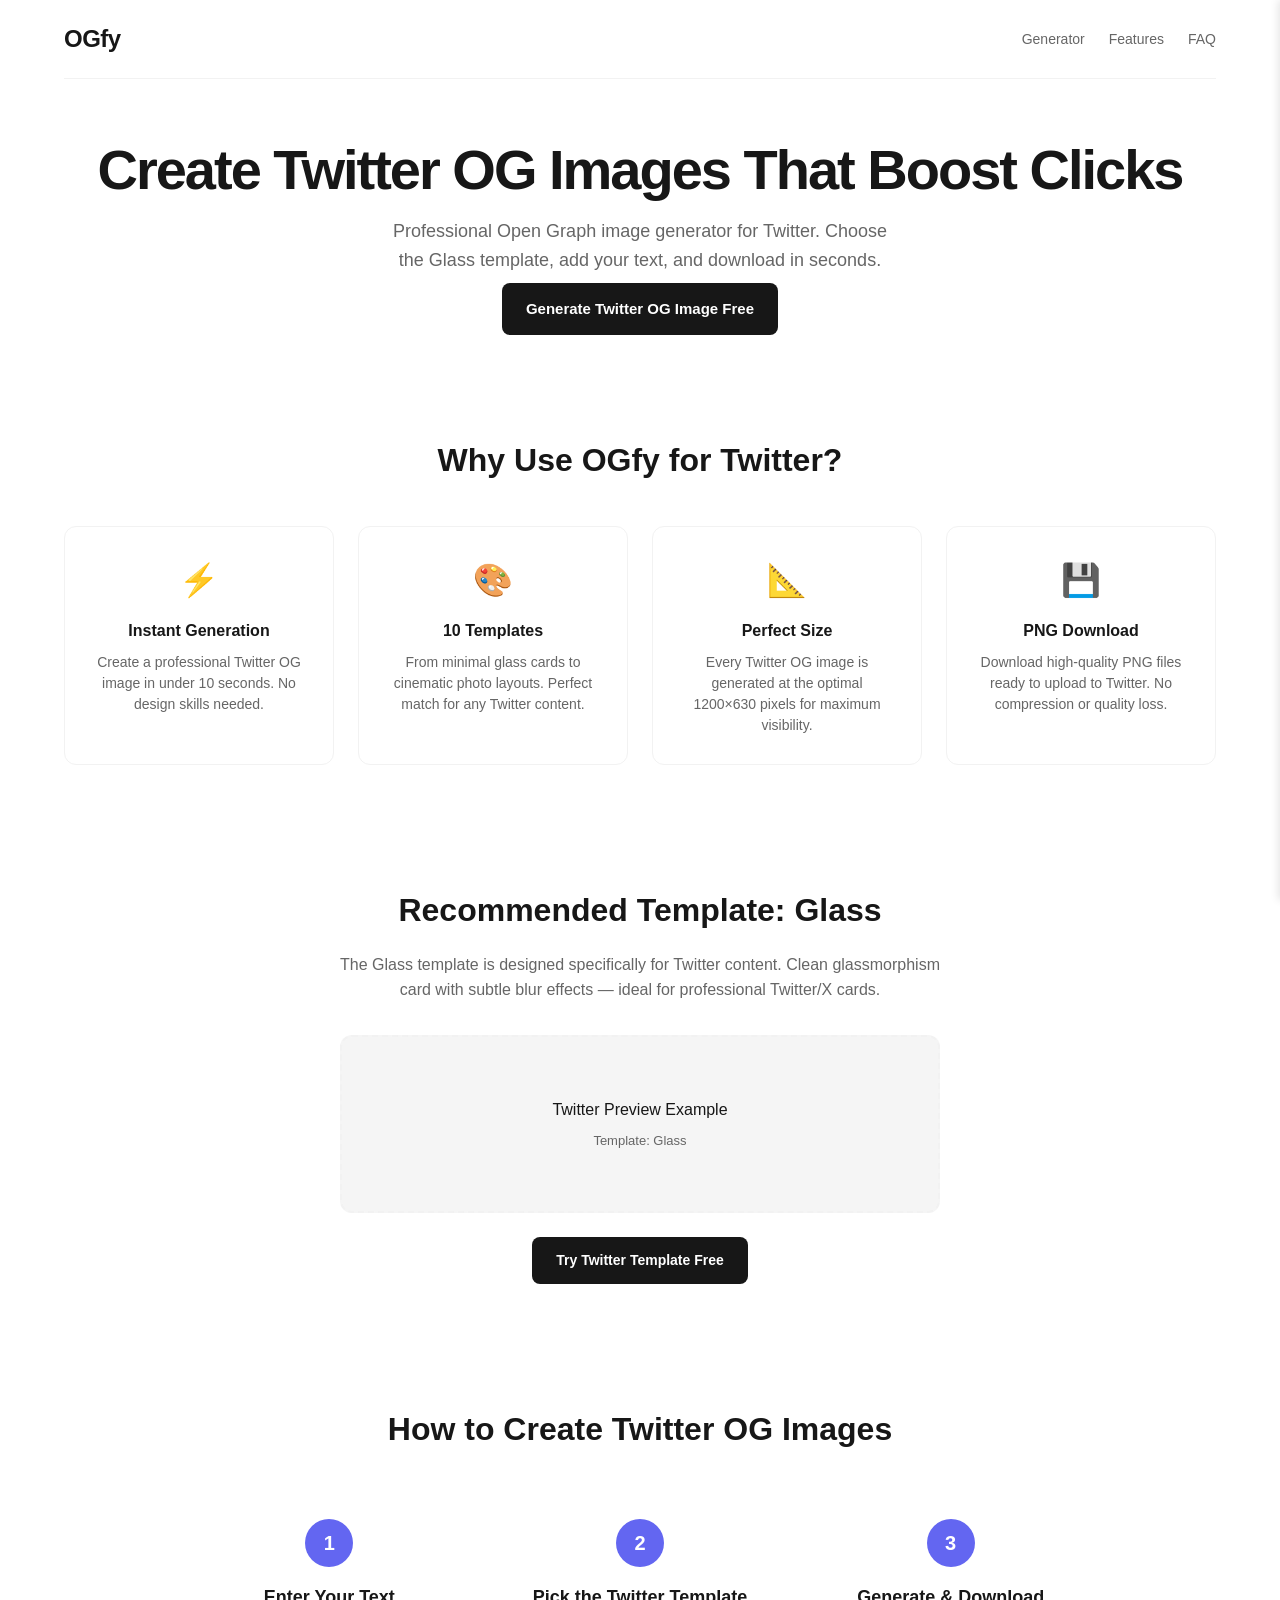
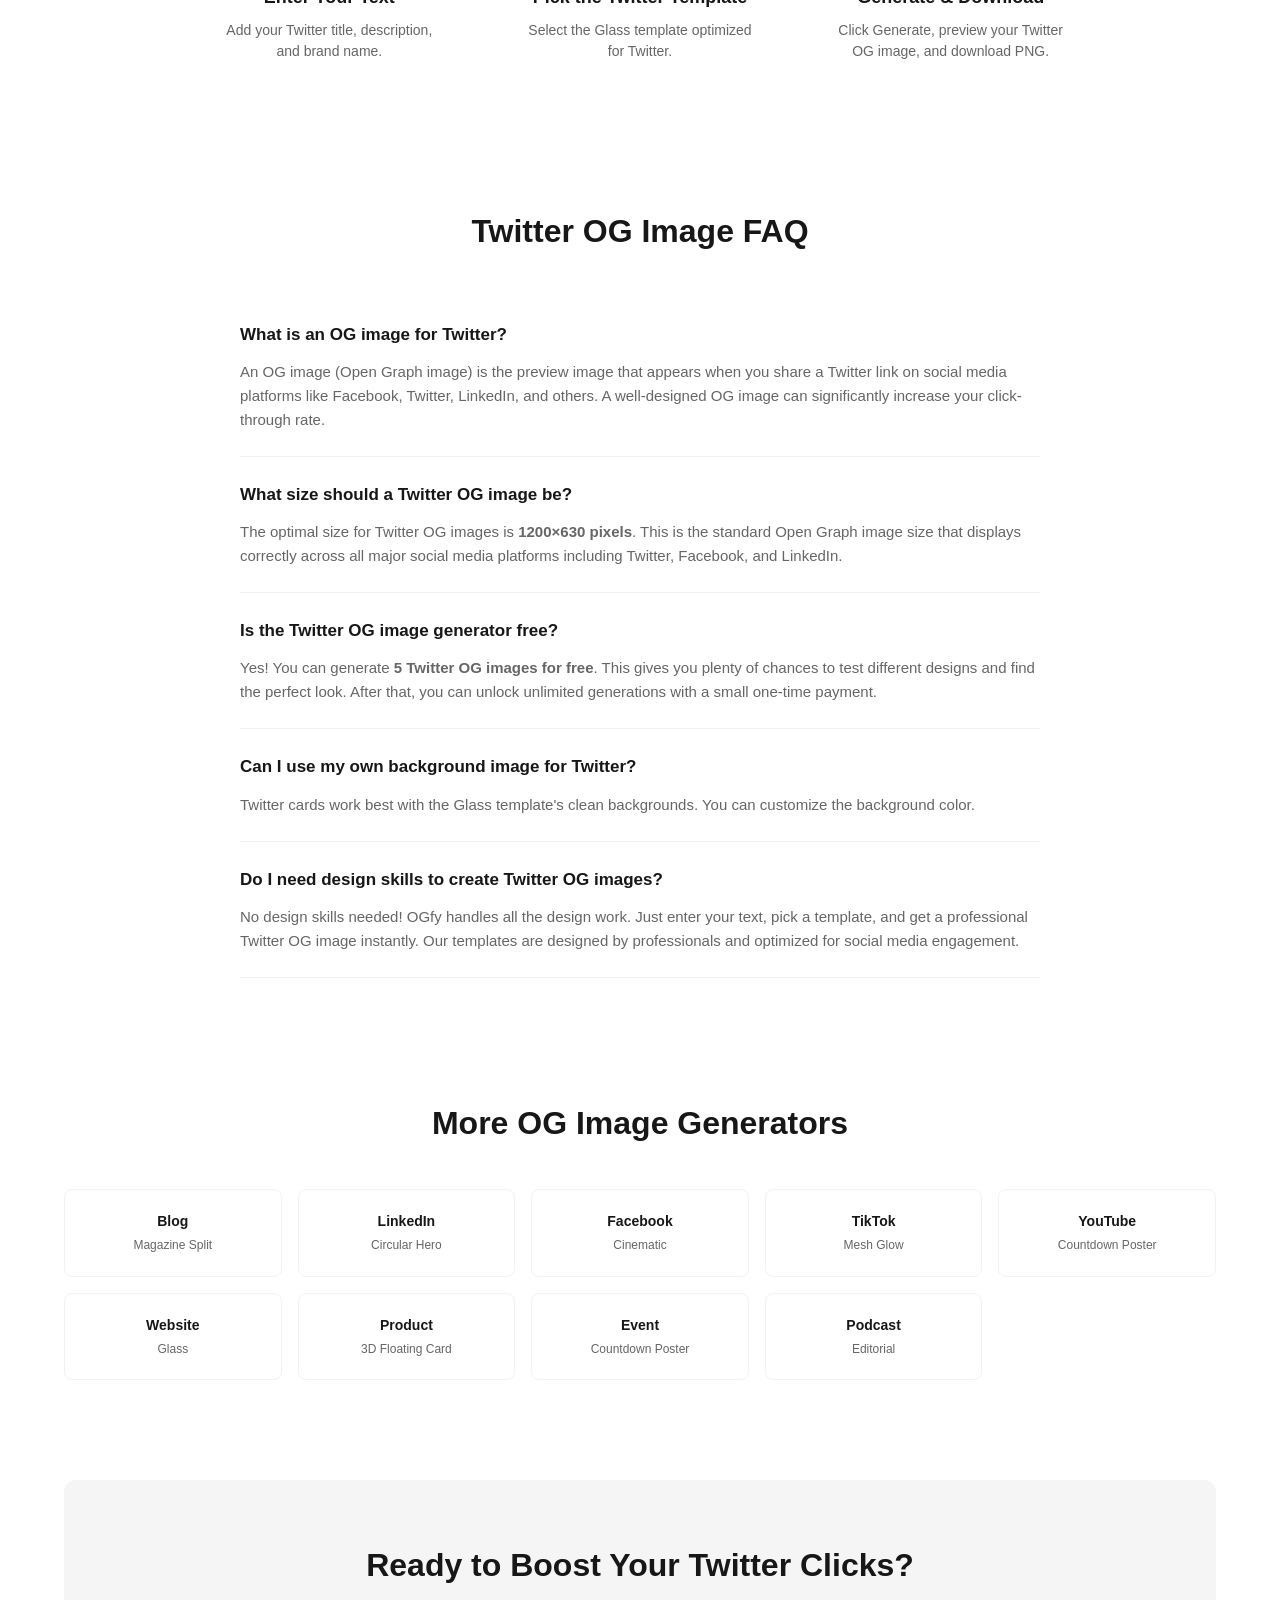
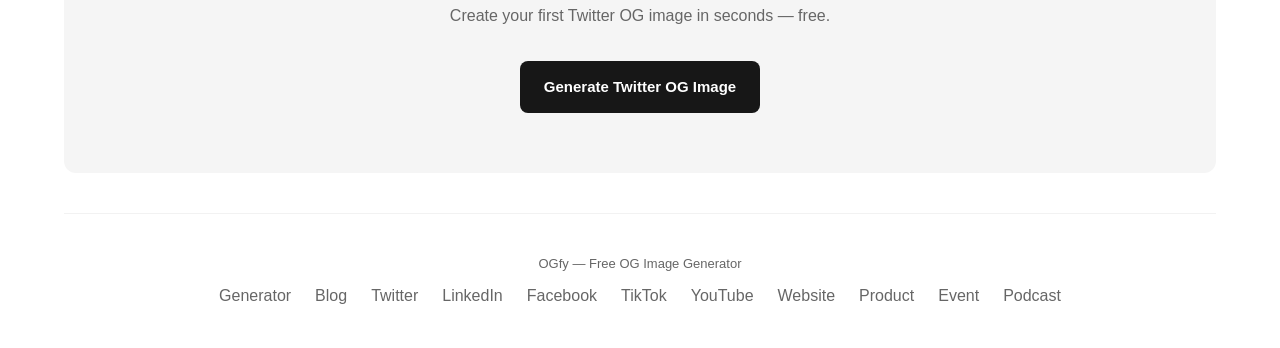
<file: og-image-for-twitter.html>
<!DOCTYPE html>
<html lang="en">
<head>
    <meta charset="UTF-8">
    <meta name="viewport" content="width=device-width, initial-scale=1.0">
    <title>OG Image Generator for Twitter | OGfy</title>
    <meta name="description" content="Create professional Open Graph images for Twitter. Free OG image generator with Glass template. Boost your Twitter clicks with custom social cards.">
    <meta name="keywords" content="OG image generator, Twitter OG image, Twitter social card, open graph Twitter, Twitter thumbnail generator">
    <link rel="canonical" href="https://makszoom.github.io/ogfy/og-image-for-twitter.html">
    <link rel="stylesheet" href="css/style.css">
    
    <!-- Open Graph -->
    <meta property="og:title" content="OG Image Generator for Twitter | OGfy">
    <meta property="og:description" content="Create professional Open Graph images for Twitter. Free generator with beautiful templates.">
    <meta property="og:type" content="website">
    <meta property="og:url" content="https://makszoom.github.io/ogfy/og-image-for-twitter.html">
    <meta property="og:image" content="https://makszoom.github.io/ogfy/assets/og-preview-twitter.jpg">
    
    <!-- Twitter Card -->
    <meta name="twitter:card" content="summary_large_image">
    <meta name="twitter:title" content="OG Image Generator for Twitter | OGfy">
    <meta name="twitter:description" content="Create professional Twitter OG images in 1 click. Free tool.">
    <meta name="twitter:image" content="https://makszoom.github.io/ogfy/assets/og-preview-twitter.jpg">
    
    <!-- Schema.org -->
    <script type="application/ld+json">
    {
        "@context": "https://schema.org",
        "@type": "FAQPage",
        "mainEntity": [
            {
                "@type": "Question",
                "name": "What is an OG image for Twitter?",
                "acceptedAnswer": {
                    "@type": "Answer",
                    "text": "An OG image is the preview image that appears when you share a Twitter link on social media. It helps increase clicks and engagement."
                }
            },
            {
                "@type": "Question",
                "name": "What size should a Twitter OG image be?",
                "acceptedAnswer": {
                    "@type": "Answer",
                    "text": "Twitter OG images should be 1200×630 pixels for optimal display across all platforms."
                }
            },
            {
                "@type": "Question",
                "name": "Is the Twitter OG image generator free?",
                "acceptedAnswer": {
                    "@type": "Answer",
                    "text": "Yes! You get 5 free Twitter OG image generations. After that, unlock unlimited access for a one-time payment."
                }
            }
        ]
    }
    </script>
</head>
<body>
    <div class="container">
        <!-- Header -->
        <header class="header">
            <a href="index.html" class="logo">OGfy</a>
            <nav class="nav">
                <a href="index.html">Generator</a>
                <a href="#features">Features</a>
                <a href="#faq">FAQ</a>
            </nav>
            <button class="burger-btn" id="burger-btn">☰</button>
        </header>
        
        <!-- Mobile Nav -->
        <div class="mobile-nav" id="mobile-nav">
            <div class="mobile-nav-header">
                <span class="mobile-nav-title">Menu</span>
                <button class="mobile-nav-close" id="mobile-nav-close">✕</button>
            </div>
            <div class="mobile-nav-links">
                <a href="index.html">Generator</a>
                <a href="og-image-for-blog.html">Blog</a>
                <a href="og-image-for-twitter.html">Twitter / X</a>
                <a href="og-image-for-linkedin.html">LinkedIn</a>
                <a href="og-image-for-facebook.html">Facebook</a>
                <a href="og-image-for-tiktok.html">TikTok</a>
                <a href="og-image-for-youtube.html">YouTube</a>
                <a href="og-image-for-website.html">Website</a>
                <a href="og-image-for-product.html">Product</a>
                <a href="og-image-for-event.html">Event</a>
                <a href="og-image-for-podcast.html">Podcast</a>
            </div>
        </div>
        
        <!-- Hero -->
        <section class="hero">
            <h1>Create Twitter OG Images That Boost Clicks</h1>
            <p class="subtitle">Professional Open Graph image generator for Twitter. Choose the Glass template, add your text, and download in seconds.</p>
            <a href="index.html" class="btn btn-primary btn-generate">Generate Twitter OG Image Free</a>
        </section>
        
        <!-- Features -->
        <section class="features" id="features">
            <h2>Why Use OGfy for Twitter?</h2>
            <div class="features-grid">
                <div class="feature-card">
                    <div class="feature-icon">⚡</div>
                    <h3>Instant Generation</h3>
                    <p>Create a professional Twitter OG image in under 10 seconds. No design skills needed.</p>
                </div>
                <div class="feature-card">
                    <div class="feature-icon">🎨</div>
                    <h3>10 Templates</h3>
                    <p>From minimal glass cards to cinematic photo layouts. Perfect match for any Twitter content.</p>
                </div>
                <div class="feature-card">
                    <div class="feature-icon">📐</div>
                    <h3>Perfect Size</h3>
                    <p>Every Twitter OG image is generated at the optimal 1200×630 pixels for maximum visibility.</p>
                </div>
                <div class="feature-card">
                    <div class="feature-icon">💾</div>
                    <h3>PNG Download</h3>
                    <p>Download high-quality PNG files ready to upload to Twitter. No compression or quality loss.</p>
                </div>
            </div>
        </section>
        
        <!-- Template Preview -->
        <section class="template-showcase">
            <h2>Recommended Template: Glass</h2>
            <p class="showcase-desc">The Glass template is designed specifically for Twitter content. Clean glassmorphism card with subtle blur effects — ideal for professional Twitter/X cards.</p>
            <div class="showcase-preview">
                <div class="preview-placeholder">
                    <span>Twitter Preview Example</span>
                    <small>Template: Glass</small>
                </div>
            </div>
            <a href="index.html" class="btn btn-primary">Try Twitter Template Free</a>
        </section>
        
        <!-- How It Works -->
        <section class="how-it-works">
            <h2>How to Create Twitter OG Images</h2>
            <div class="steps">
                <div class="step">
                    <div class="step-number">1</div>
                    <h3>Enter Your Text</h3>
                    <p>Add your Twitter title, description, and brand name.</p>
                </div>
                <div class="step">
                    <div class="step-number">2</div>
                    <h3>Pick the Twitter Template</h3>
                    <p>Select the Glass template optimized for Twitter.</p>
                </div>
                <div class="step">
                    <div class="step-number">3</div>
                    <h3>Generate & Download</h3>
                    <p>Click Generate, preview your Twitter OG image, and download PNG.</p>
                </div>
            </div>
        </section>
        
        <!-- FAQ -->
        <section class="faq-section" id="faq">
            <h2>Twitter OG Image FAQ</h2>
            
            <div class="faq-item">
                <h3>What is an OG image for Twitter?</h3>
                <p>An OG image (Open Graph image) is the preview image that appears when you share a Twitter link on social media platforms like Facebook, Twitter, LinkedIn, and others. A well-designed OG image can significantly increase your click-through rate.</p>
            </div>
            
            <div class="faq-item">
                <h3>What size should a Twitter OG image be?</h3>
                <p>The optimal size for Twitter OG images is <strong>1200×630 pixels</strong>. This is the standard Open Graph image size that displays correctly across all major social media platforms including Twitter, Facebook, and LinkedIn.</p>
            </div>
            
            <div class="faq-item">
                <h3>Is the Twitter OG image generator free?</h3>
                <p>Yes! You can generate <strong>5 Twitter OG images for free</strong>. This gives you plenty of chances to test different designs and find the perfect look. After that, you can unlock unlimited generations with a small one-time payment.</p>
            </div>
            
            <div class="faq-item">
                <h3>Can I use my own background image for Twitter?</h3>
                <p>Twitter cards work best with the Glass template's clean backgrounds. You can customize the background color.</p>
            </div>
            
            <div class="faq-item">
                <h3>Do I need design skills to create Twitter OG images?</h3>
                <p>No design skills needed! OGfy handles all the design work. Just enter your text, pick a template, and get a professional Twitter OG image instantly. Our templates are designed by professionals and optimized for social media engagement.</p>
            </div>
        </section>
        
        <!-- Related Pages -->
        <section class="related-pages">
            <h2>More OG Image Generators</h2>
            <div class="related-grid">
                
                <a href="og-image-for-blog.html" class="related-card">
                    <span class="related-name">Blog</span>
                    <span class="related-template">Magazine Split</span>
                </a>

                <a href="og-image-for-linkedin.html" class="related-card">
                    <span class="related-name">LinkedIn</span>
                    <span class="related-template">Circular Hero</span>
                </a>

                <a href="og-image-for-facebook.html" class="related-card">
                    <span class="related-name">Facebook</span>
                    <span class="related-template">Cinematic</span>
                </a>

                <a href="og-image-for-tiktok.html" class="related-card">
                    <span class="related-name">TikTok</span>
                    <span class="related-template">Mesh Glow</span>
                </a>

                <a href="og-image-for-youtube.html" class="related-card">
                    <span class="related-name">YouTube</span>
                    <span class="related-template">Countdown Poster</span>
                </a>

                <a href="og-image-for-website.html" class="related-card">
                    <span class="related-name">Website</span>
                    <span class="related-template">Glass</span>
                </a>

                <a href="og-image-for-product.html" class="related-card">
                    <span class="related-name">Product</span>
                    <span class="related-template">3D Floating Card</span>
                </a>

                <a href="og-image-for-event.html" class="related-card">
                    <span class="related-name">Event</span>
                    <span class="related-template">Countdown Poster</span>
                </a>

                <a href="og-image-for-podcast.html" class="related-card">
                    <span class="related-name">Podcast</span>
                    <span class="related-template">Editorial</span>
                </a>
            </div>
        </section>
        
        <!-- CTA -->
        <section class="cta-section">
            <h2>Ready to Boost Your Twitter Clicks?</h2>
            <p>Create your first Twitter OG image in seconds — free.</p>
            <a href="index.html" class="btn btn-primary btn-generate">Generate Twitter OG Image</a>
        </section>
        
        <!-- Footer -->
        <footer class="footer">
            <p>OGfy — Free OG Image Generator</p>
            <div class="footer-links">
                <a href="index.html">Generator</a>
                <a href="og-image-for-blog.html">Blog</a>
                <a href="og-image-for-twitter.html">Twitter</a>
                <a href="og-image-for-linkedin.html">LinkedIn</a>
                <a href="og-image-for-facebook.html">Facebook</a>
                <a href="og-image-for-tiktok.html">TikTok</a>
                <a href="og-image-for-youtube.html">YouTube</a>
                <a href="og-image-for-website.html">Website</a>
                <a href="og-image-for-product.html">Product</a>
                <a href="og-image-for-event.html">Event</a>
                <a href="og-image-for-podcast.html">Podcast</a>
            </div>
        </footer>
    </div>
    
    <script src="js/app.js"></script>
</body>
</html>
</file>
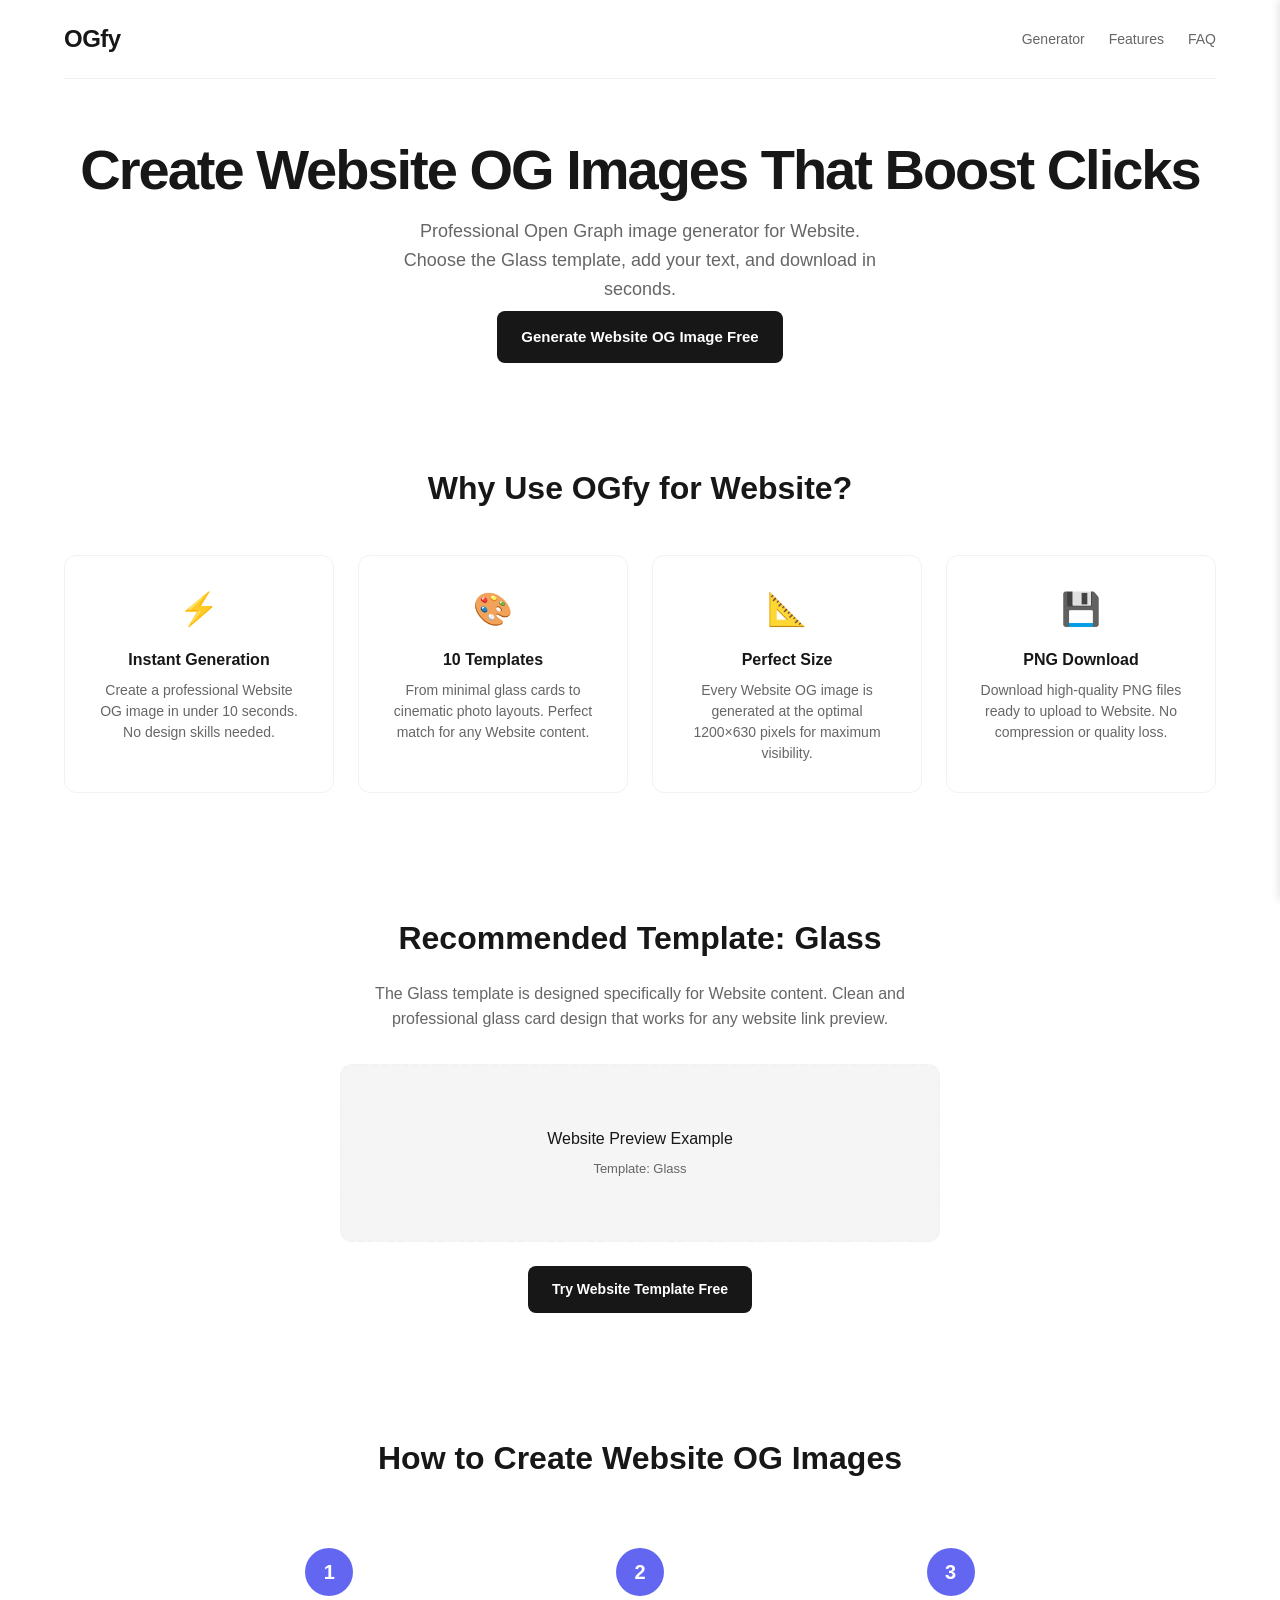
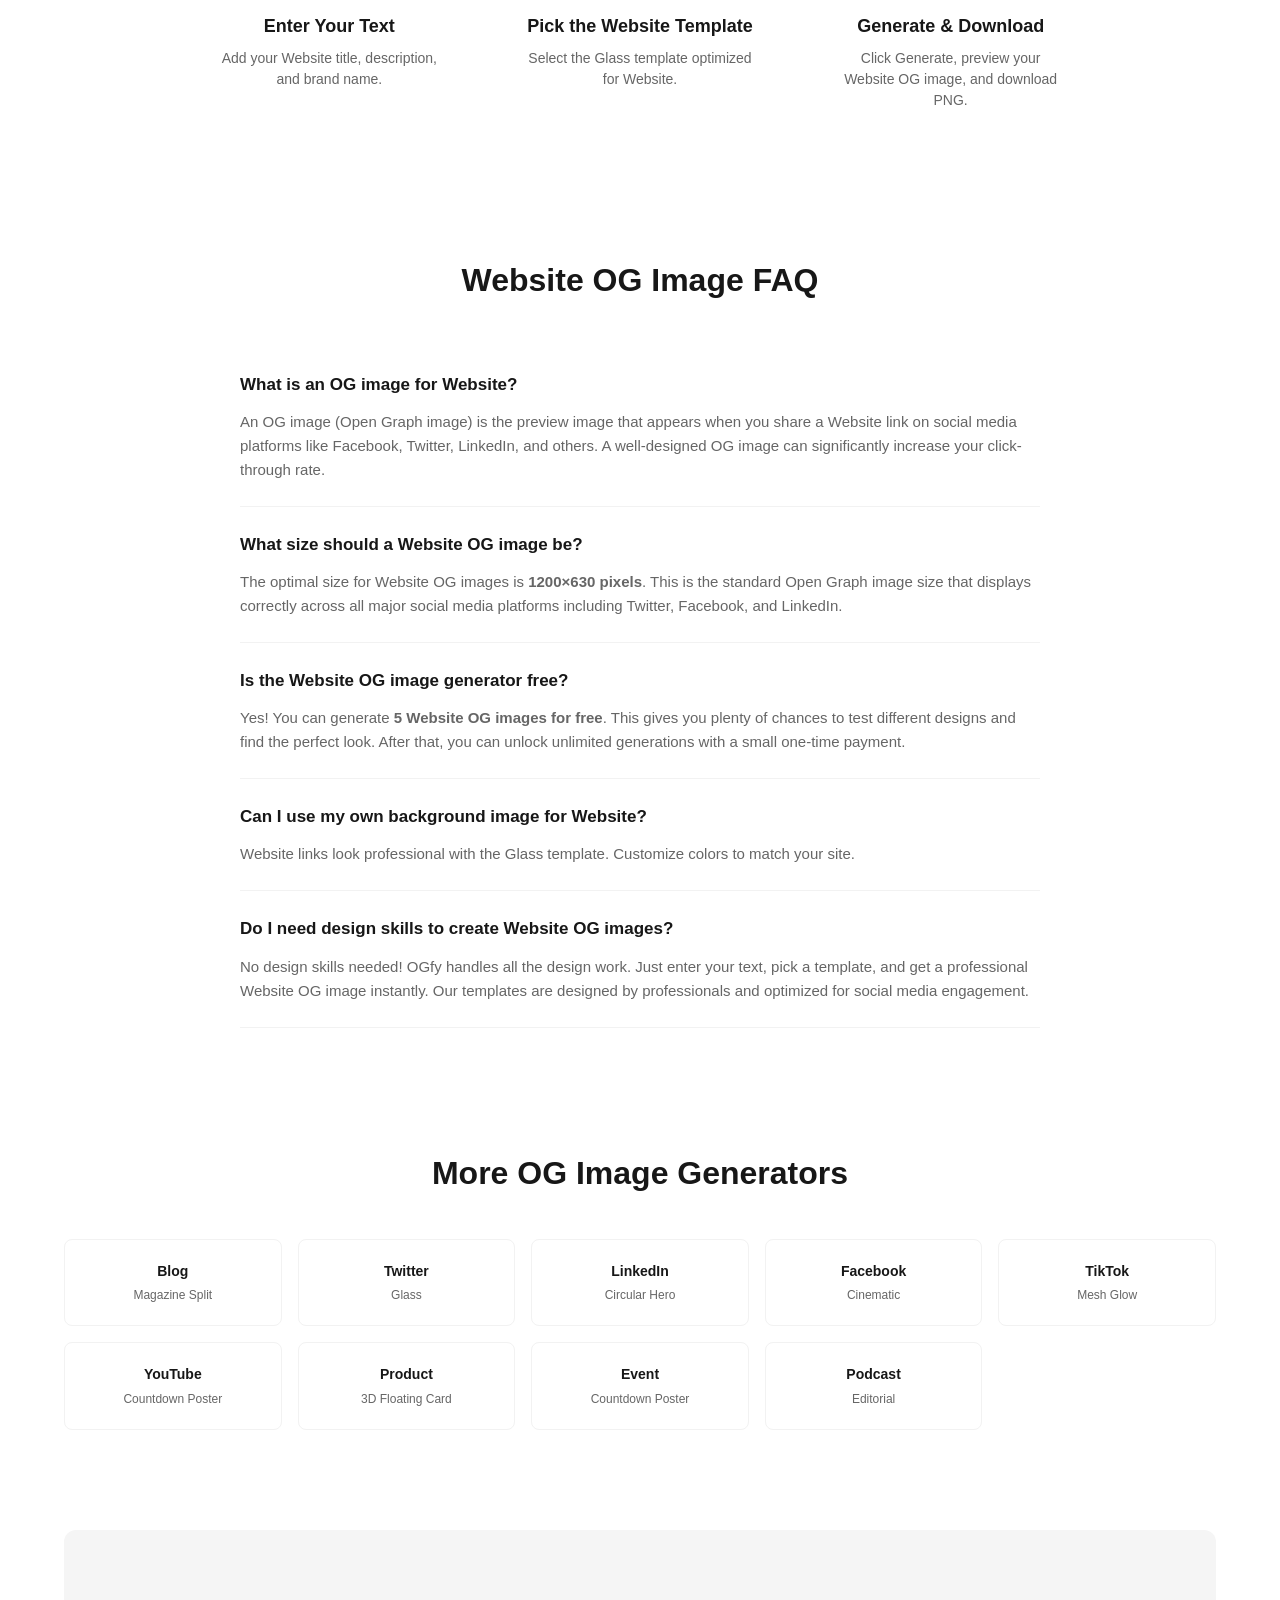
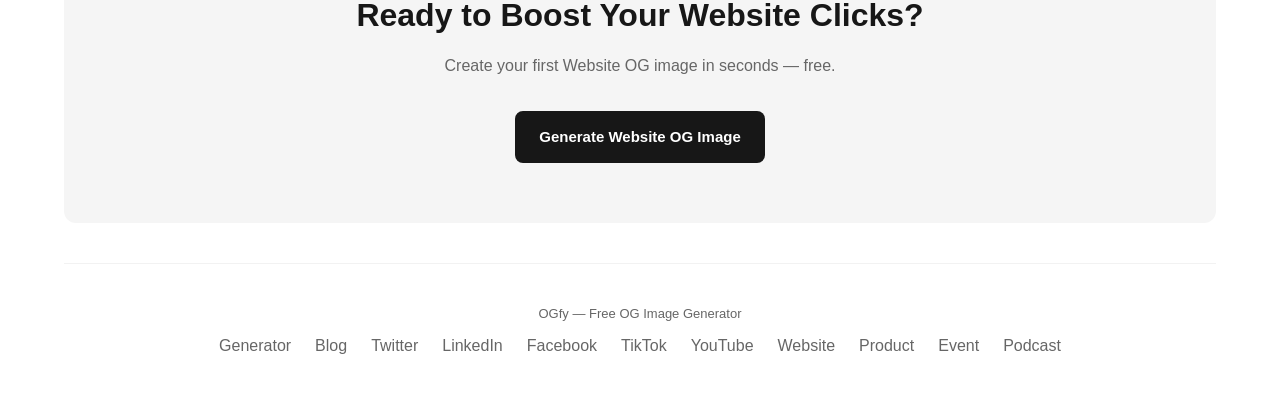
<file: og-image-for-website.html>
<!DOCTYPE html>
<html lang="en">
<head>
    <meta charset="UTF-8">
    <meta name="viewport" content="width=device-width, initial-scale=1.0">
    <title>OG Image Generator for Website | OGfy</title>
    <meta name="description" content="Create professional Open Graph images for Website. Free OG image generator with Glass template. Boost your Website clicks with custom social cards.">
    <meta name="keywords" content="OG image generator, Website OG image, Website social card, open graph Website, Website thumbnail generator">
    <link rel="canonical" href="https://makszoom.github.io/ogfy/og-image-for-website.html">
    <link rel="stylesheet" href="css/style.css">
    
    <!-- Open Graph -->
    <meta property="og:title" content="OG Image Generator for Website | OGfy">
    <meta property="og:description" content="Create professional Open Graph images for Website. Free generator with beautiful templates.">
    <meta property="og:type" content="website">
    <meta property="og:url" content="https://makszoom.github.io/ogfy/og-image-for-website.html">
    <meta property="og:image" content="https://makszoom.github.io/ogfy/assets/og-preview-website.jpg">
    
    <!-- Twitter Card -->
    <meta name="twitter:card" content="summary_large_image">
    <meta name="twitter:title" content="OG Image Generator for Website | OGfy">
    <meta name="twitter:description" content="Create professional Website OG images in 1 click. Free tool.">
    <meta name="twitter:image" content="https://makszoom.github.io/ogfy/assets/og-preview-website.jpg">
    
    <!-- Schema.org -->
    <script type="application/ld+json">
    {
        "@context": "https://schema.org",
        "@type": "FAQPage",
        "mainEntity": [
            {
                "@type": "Question",
                "name": "What is an OG image for Website?",
                "acceptedAnswer": {
                    "@type": "Answer",
                    "text": "An OG image is the preview image that appears when you share a Website link on social media. It helps increase clicks and engagement."
                }
            },
            {
                "@type": "Question",
                "name": "What size should a Website OG image be?",
                "acceptedAnswer": {
                    "@type": "Answer",
                    "text": "Website OG images should be 1200×630 pixels for optimal display across all platforms."
                }
            },
            {
                "@type": "Question",
                "name": "Is the Website OG image generator free?",
                "acceptedAnswer": {
                    "@type": "Answer",
                    "text": "Yes! You get 5 free Website OG image generations. After that, unlock unlimited access for a one-time payment."
                }
            }
        ]
    }
    </script>
</head>
<body>
    <div class="container">
        <!-- Header -->
        <header class="header">
            <a href="index.html" class="logo">OGfy</a>
            <nav class="nav">
                <a href="index.html">Generator</a>
                <a href="#features">Features</a>
                <a href="#faq">FAQ</a>
            </nav>
            <button class="burger-btn" id="burger-btn">☰</button>
        </header>
        
        <!-- Mobile Nav -->
        <div class="mobile-nav" id="mobile-nav">
            <div class="mobile-nav-header">
                <span class="mobile-nav-title">Menu</span>
                <button class="mobile-nav-close" id="mobile-nav-close">✕</button>
            </div>
            <div class="mobile-nav-links">
                <a href="index.html">Generator</a>
                <a href="og-image-for-blog.html">Blog</a>
                <a href="og-image-for-twitter.html">Twitter / X</a>
                <a href="og-image-for-linkedin.html">LinkedIn</a>
                <a href="og-image-for-facebook.html">Facebook</a>
                <a href="og-image-for-tiktok.html">TikTok</a>
                <a href="og-image-for-youtube.html">YouTube</a>
                <a href="og-image-for-website.html">Website</a>
                <a href="og-image-for-product.html">Product</a>
                <a href="og-image-for-event.html">Event</a>
                <a href="og-image-for-podcast.html">Podcast</a>
            </div>
        </div>
        
        <!-- Hero -->
        <section class="hero">
            <h1>Create Website OG Images That Boost Clicks</h1>
            <p class="subtitle">Professional Open Graph image generator for Website. Choose the Glass template, add your text, and download in seconds.</p>
            <a href="index.html" class="btn btn-primary btn-generate">Generate Website OG Image Free</a>
        </section>
        
        <!-- Features -->
        <section class="features" id="features">
            <h2>Why Use OGfy for Website?</h2>
            <div class="features-grid">
                <div class="feature-card">
                    <div class="feature-icon">⚡</div>
                    <h3>Instant Generation</h3>
                    <p>Create a professional Website OG image in under 10 seconds. No design skills needed.</p>
                </div>
                <div class="feature-card">
                    <div class="feature-icon">🎨</div>
                    <h3>10 Templates</h3>
                    <p>From minimal glass cards to cinematic photo layouts. Perfect match for any Website content.</p>
                </div>
                <div class="feature-card">
                    <div class="feature-icon">📐</div>
                    <h3>Perfect Size</h3>
                    <p>Every Website OG image is generated at the optimal 1200×630 pixels for maximum visibility.</p>
                </div>
                <div class="feature-card">
                    <div class="feature-icon">💾</div>
                    <h3>PNG Download</h3>
                    <p>Download high-quality PNG files ready to upload to Website. No compression or quality loss.</p>
                </div>
            </div>
        </section>
        
        <!-- Template Preview -->
        <section class="template-showcase">
            <h2>Recommended Template: Glass</h2>
            <p class="showcase-desc">The Glass template is designed specifically for Website content. Clean and professional glass card design that works for any website link preview.</p>
            <div class="showcase-preview">
                <div class="preview-placeholder">
                    <span>Website Preview Example</span>
                    <small>Template: Glass</small>
                </div>
            </div>
            <a href="index.html" class="btn btn-primary">Try Website Template Free</a>
        </section>
        
        <!-- How It Works -->
        <section class="how-it-works">
            <h2>How to Create Website OG Images</h2>
            <div class="steps">
                <div class="step">
                    <div class="step-number">1</div>
                    <h3>Enter Your Text</h3>
                    <p>Add your Website title, description, and brand name.</p>
                </div>
                <div class="step">
                    <div class="step-number">2</div>
                    <h3>Pick the Website Template</h3>
                    <p>Select the Glass template optimized for Website.</p>
                </div>
                <div class="step">
                    <div class="step-number">3</div>
                    <h3>Generate & Download</h3>
                    <p>Click Generate, preview your Website OG image, and download PNG.</p>
                </div>
            </div>
        </section>
        
        <!-- FAQ -->
        <section class="faq-section" id="faq">
            <h2>Website OG Image FAQ</h2>
            
            <div class="faq-item">
                <h3>What is an OG image for Website?</h3>
                <p>An OG image (Open Graph image) is the preview image that appears when you share a Website link on social media platforms like Facebook, Twitter, LinkedIn, and others. A well-designed OG image can significantly increase your click-through rate.</p>
            </div>
            
            <div class="faq-item">
                <h3>What size should a Website OG image be?</h3>
                <p>The optimal size for Website OG images is <strong>1200×630 pixels</strong>. This is the standard Open Graph image size that displays correctly across all major social media platforms including Twitter, Facebook, and LinkedIn.</p>
            </div>
            
            <div class="faq-item">
                <h3>Is the Website OG image generator free?</h3>
                <p>Yes! You can generate <strong>5 Website OG images for free</strong>. This gives you plenty of chances to test different designs and find the perfect look. After that, you can unlock unlimited generations with a small one-time payment.</p>
            </div>
            
            <div class="faq-item">
                <h3>Can I use my own background image for Website?</h3>
                <p>Website links look professional with the Glass template. Customize colors to match your site.</p>
            </div>
            
            <div class="faq-item">
                <h3>Do I need design skills to create Website OG images?</h3>
                <p>No design skills needed! OGfy handles all the design work. Just enter your text, pick a template, and get a professional Website OG image instantly. Our templates are designed by professionals and optimized for social media engagement.</p>
            </div>
        </section>
        
        <!-- Related Pages -->
        <section class="related-pages">
            <h2>More OG Image Generators</h2>
            <div class="related-grid">
                
                <a href="og-image-for-blog.html" class="related-card">
                    <span class="related-name">Blog</span>
                    <span class="related-template">Magazine Split</span>
                </a>

                <a href="og-image-for-twitter.html" class="related-card">
                    <span class="related-name">Twitter</span>
                    <span class="related-template">Glass</span>
                </a>

                <a href="og-image-for-linkedin.html" class="related-card">
                    <span class="related-name">LinkedIn</span>
                    <span class="related-template">Circular Hero</span>
                </a>

                <a href="og-image-for-facebook.html" class="related-card">
                    <span class="related-name">Facebook</span>
                    <span class="related-template">Cinematic</span>
                </a>

                <a href="og-image-for-tiktok.html" class="related-card">
                    <span class="related-name">TikTok</span>
                    <span class="related-template">Mesh Glow</span>
                </a>

                <a href="og-image-for-youtube.html" class="related-card">
                    <span class="related-name">YouTube</span>
                    <span class="related-template">Countdown Poster</span>
                </a>

                <a href="og-image-for-product.html" class="related-card">
                    <span class="related-name">Product</span>
                    <span class="related-template">3D Floating Card</span>
                </a>

                <a href="og-image-for-event.html" class="related-card">
                    <span class="related-name">Event</span>
                    <span class="related-template">Countdown Poster</span>
                </a>

                <a href="og-image-for-podcast.html" class="related-card">
                    <span class="related-name">Podcast</span>
                    <span class="related-template">Editorial</span>
                </a>
            </div>
        </section>
        
        <!-- CTA -->
        <section class="cta-section">
            <h2>Ready to Boost Your Website Clicks?</h2>
            <p>Create your first Website OG image in seconds — free.</p>
            <a href="index.html" class="btn btn-primary btn-generate">Generate Website OG Image</a>
        </section>
        
        <!-- Footer -->
        <footer class="footer">
            <p>OGfy — Free OG Image Generator</p>
            <div class="footer-links">
                <a href="index.html">Generator</a>
                <a href="og-image-for-blog.html">Blog</a>
                <a href="og-image-for-twitter.html">Twitter</a>
                <a href="og-image-for-linkedin.html">LinkedIn</a>
                <a href="og-image-for-facebook.html">Facebook</a>
                <a href="og-image-for-tiktok.html">TikTok</a>
                <a href="og-image-for-youtube.html">YouTube</a>
                <a href="og-image-for-website.html">Website</a>
                <a href="og-image-for-product.html">Product</a>
                <a href="og-image-for-event.html">Event</a>
                <a href="og-image-for-podcast.html">Podcast</a>
            </div>
        </footer>
    </div>
    
    <script src="js/app.js"></script>
</body>
</html>
</file>
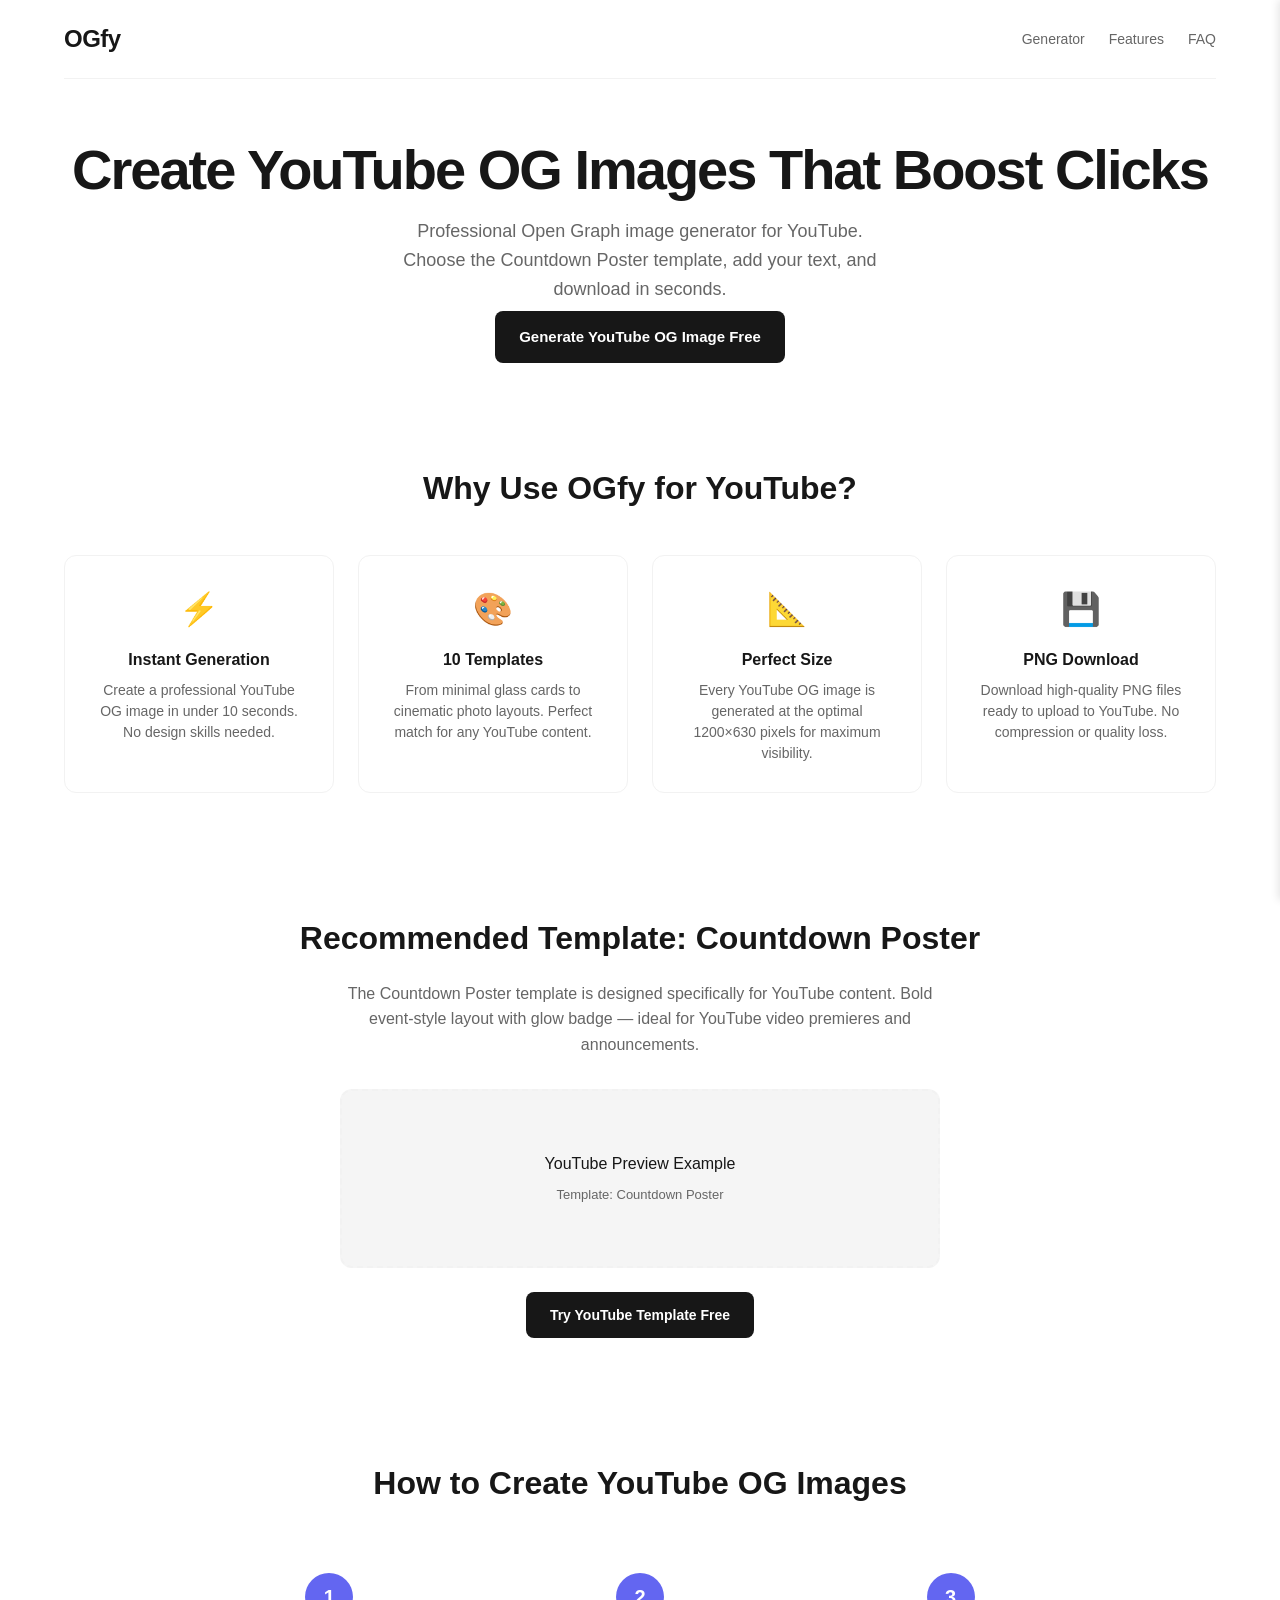
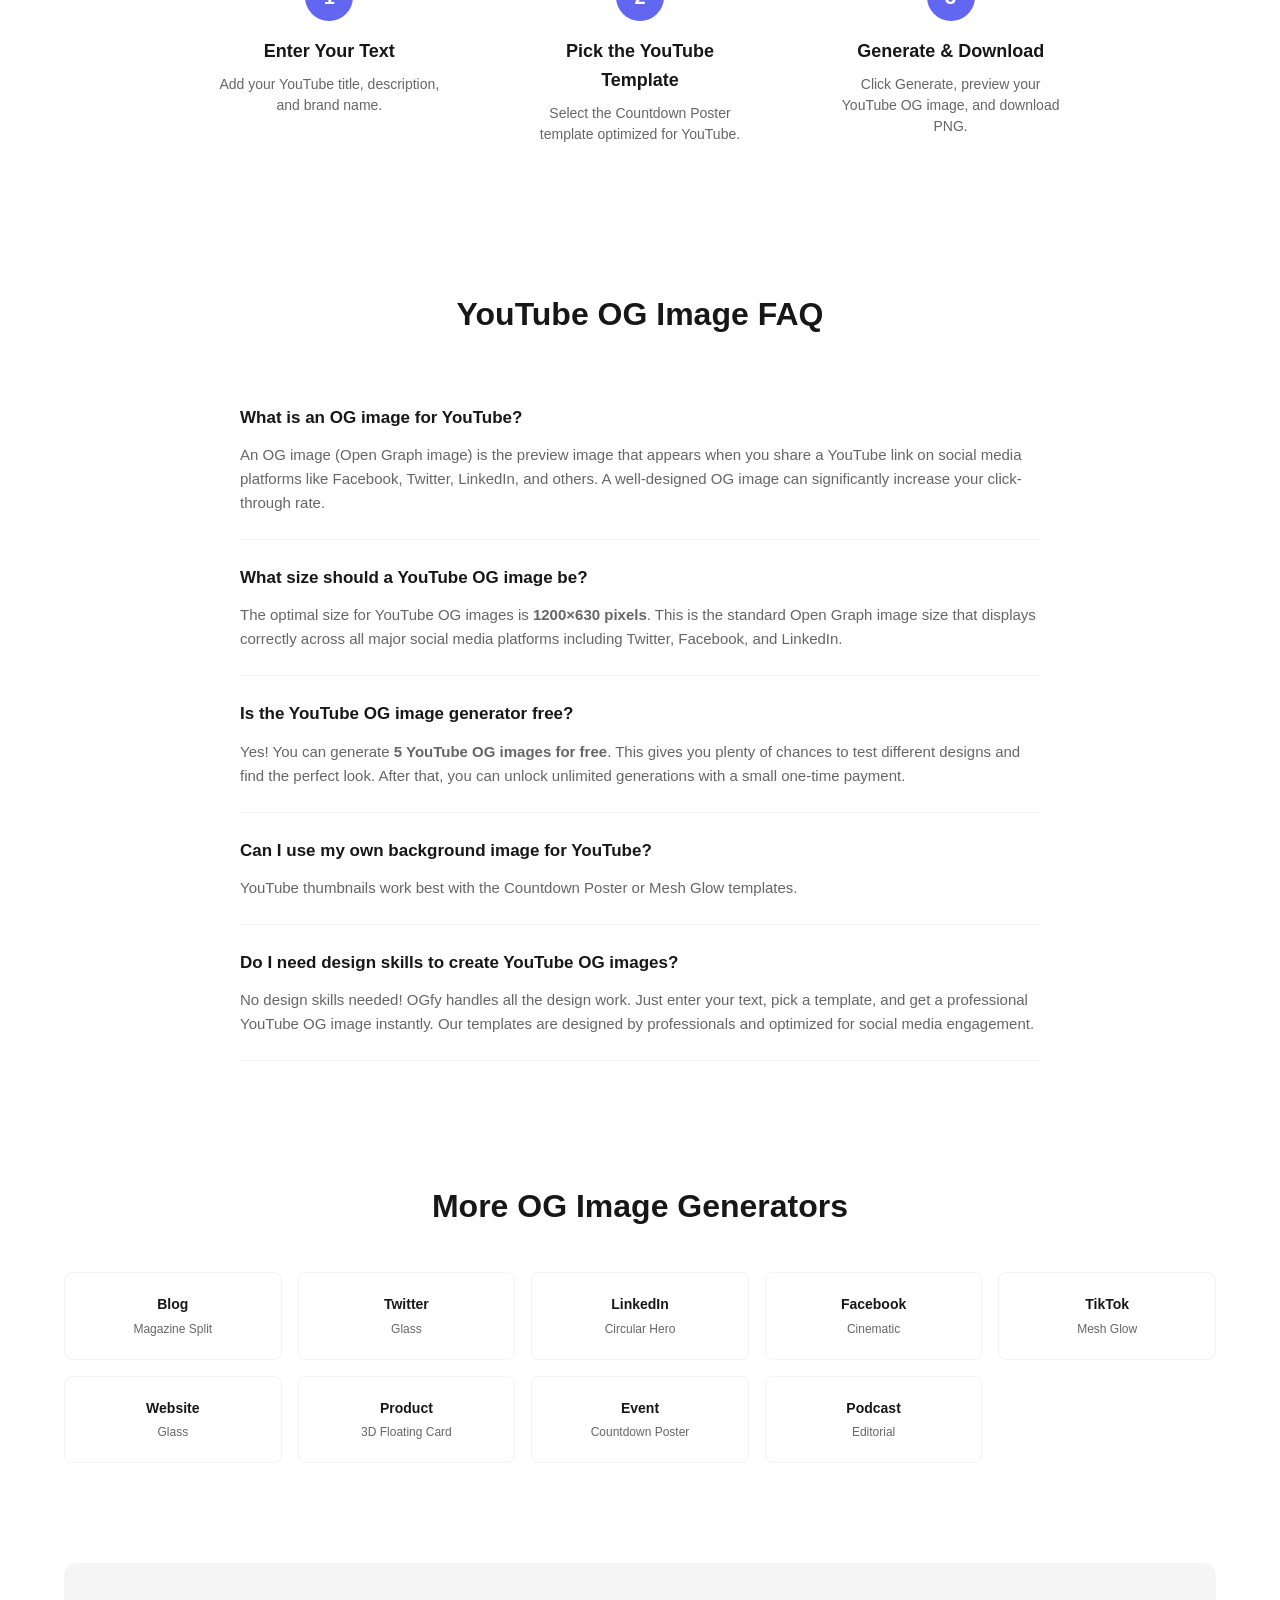
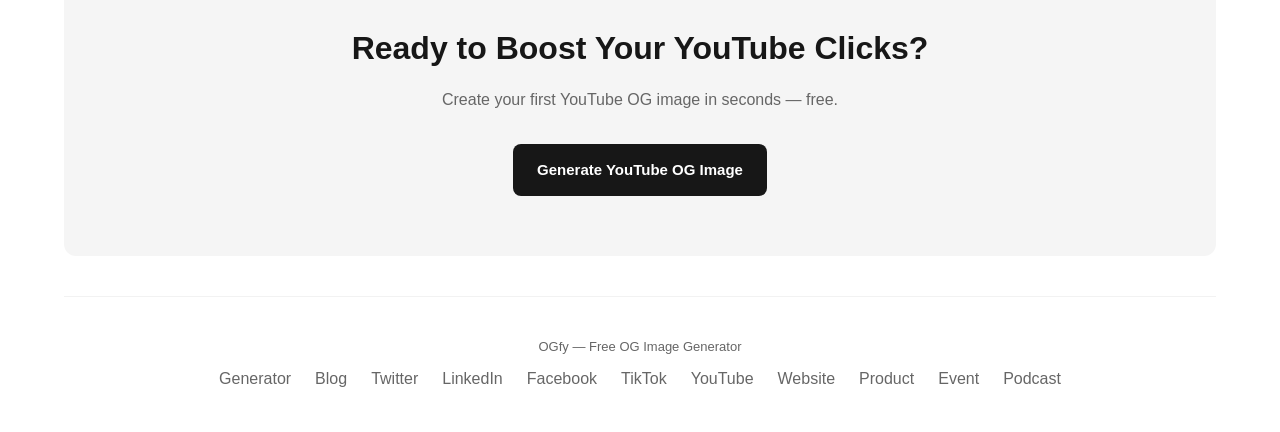
<file: og-image-for-youtube.html>
<!DOCTYPE html>
<html lang="en">
<head>
    <meta charset="UTF-8">
    <meta name="viewport" content="width=device-width, initial-scale=1.0">
    <title>OG Image Generator for YouTube | OGfy</title>
    <meta name="description" content="Create professional Open Graph images for YouTube. Free OG image generator with Countdown Poster template. Boost your YouTube clicks with custom social cards.">
    <meta name="keywords" content="OG image generator, YouTube OG image, YouTube social card, open graph YouTube, YouTube thumbnail generator">
    <link rel="canonical" href="https://makszoom.github.io/ogfy/og-image-for-youtube.html">
    <link rel="stylesheet" href="css/style.css">
    
    <!-- Open Graph -->
    <meta property="og:title" content="OG Image Generator for YouTube | OGfy">
    <meta property="og:description" content="Create professional Open Graph images for YouTube. Free generator with beautiful templates.">
    <meta property="og:type" content="website">
    <meta property="og:url" content="https://makszoom.github.io/ogfy/og-image-for-youtube.html">
    <meta property="og:image" content="https://makszoom.github.io/ogfy/assets/og-preview-youtube.jpg">
    
    <!-- Twitter Card -->
    <meta name="twitter:card" content="summary_large_image">
    <meta name="twitter:title" content="OG Image Generator for YouTube | OGfy">
    <meta name="twitter:description" content="Create professional YouTube OG images in 1 click. Free tool.">
    <meta name="twitter:image" content="https://makszoom.github.io/ogfy/assets/og-preview-youtube.jpg">
    
    <!-- Schema.org -->
    <script type="application/ld+json">
    {
        "@context": "https://schema.org",
        "@type": "FAQPage",
        "mainEntity": [
            {
                "@type": "Question",
                "name": "What is an OG image for YouTube?",
                "acceptedAnswer": {
                    "@type": "Answer",
                    "text": "An OG image is the preview image that appears when you share a YouTube link on social media. It helps increase clicks and engagement."
                }
            },
            {
                "@type": "Question",
                "name": "What size should a YouTube OG image be?",
                "acceptedAnswer": {
                    "@type": "Answer",
                    "text": "YouTube OG images should be 1200×630 pixels for optimal display across all platforms."
                }
            },
            {
                "@type": "Question",
                "name": "Is the YouTube OG image generator free?",
                "acceptedAnswer": {
                    "@type": "Answer",
                    "text": "Yes! You get 5 free YouTube OG image generations. After that, unlock unlimited access for a one-time payment."
                }
            }
        ]
    }
    </script>
</head>
<body>
    <div class="container">
        <!-- Header -->
        <header class="header">
            <a href="index.html" class="logo">OGfy</a>
            <nav class="nav">
                <a href="index.html">Generator</a>
                <a href="#features">Features</a>
                <a href="#faq">FAQ</a>
            </nav>
            <button class="burger-btn" id="burger-btn">☰</button>
        </header>
        
        <!-- Mobile Nav -->
        <div class="mobile-nav" id="mobile-nav">
            <div class="mobile-nav-header">
                <span class="mobile-nav-title">Menu</span>
                <button class="mobile-nav-close" id="mobile-nav-close">✕</button>
            </div>
            <div class="mobile-nav-links">
                <a href="index.html">Generator</a>
                <a href="og-image-for-blog.html">Blog</a>
                <a href="og-image-for-twitter.html">Twitter / X</a>
                <a href="og-image-for-linkedin.html">LinkedIn</a>
                <a href="og-image-for-facebook.html">Facebook</a>
                <a href="og-image-for-tiktok.html">TikTok</a>
                <a href="og-image-for-youtube.html">YouTube</a>
                <a href="og-image-for-website.html">Website</a>
                <a href="og-image-for-product.html">Product</a>
                <a href="og-image-for-event.html">Event</a>
                <a href="og-image-for-podcast.html">Podcast</a>
            </div>
        </div>
        
        <!-- Hero -->
        <section class="hero">
            <h1>Create YouTube OG Images That Boost Clicks</h1>
            <p class="subtitle">Professional Open Graph image generator for YouTube. Choose the Countdown Poster template, add your text, and download in seconds.</p>
            <a href="index.html" class="btn btn-primary btn-generate">Generate YouTube OG Image Free</a>
        </section>
        
        <!-- Features -->
        <section class="features" id="features">
            <h2>Why Use OGfy for YouTube?</h2>
            <div class="features-grid">
                <div class="feature-card">
                    <div class="feature-icon">⚡</div>
                    <h3>Instant Generation</h3>
                    <p>Create a professional YouTube OG image in under 10 seconds. No design skills needed.</p>
                </div>
                <div class="feature-card">
                    <div class="feature-icon">🎨</div>
                    <h3>10 Templates</h3>
                    <p>From minimal glass cards to cinematic photo layouts. Perfect match for any YouTube content.</p>
                </div>
                <div class="feature-card">
                    <div class="feature-icon">📐</div>
                    <h3>Perfect Size</h3>
                    <p>Every YouTube OG image is generated at the optimal 1200×630 pixels for maximum visibility.</p>
                </div>
                <div class="feature-card">
                    <div class="feature-icon">💾</div>
                    <h3>PNG Download</h3>
                    <p>Download high-quality PNG files ready to upload to YouTube. No compression or quality loss.</p>
                </div>
            </div>
        </section>
        
        <!-- Template Preview -->
        <section class="template-showcase">
            <h2>Recommended Template: Countdown Poster</h2>
            <p class="showcase-desc">The Countdown Poster template is designed specifically for YouTube content. Bold event-style layout with glow badge — ideal for YouTube video premieres and announcements.</p>
            <div class="showcase-preview">
                <div class="preview-placeholder">
                    <span>YouTube Preview Example</span>
                    <small>Template: Countdown Poster</small>
                </div>
            </div>
            <a href="index.html" class="btn btn-primary">Try YouTube Template Free</a>
        </section>
        
        <!-- How It Works -->
        <section class="how-it-works">
            <h2>How to Create YouTube OG Images</h2>
            <div class="steps">
                <div class="step">
                    <div class="step-number">1</div>
                    <h3>Enter Your Text</h3>
                    <p>Add your YouTube title, description, and brand name.</p>
                </div>
                <div class="step">
                    <div class="step-number">2</div>
                    <h3>Pick the YouTube Template</h3>
                    <p>Select the Countdown Poster template optimized for YouTube.</p>
                </div>
                <div class="step">
                    <div class="step-number">3</div>
                    <h3>Generate & Download</h3>
                    <p>Click Generate, preview your YouTube OG image, and download PNG.</p>
                </div>
            </div>
        </section>
        
        <!-- FAQ -->
        <section class="faq-section" id="faq">
            <h2>YouTube OG Image FAQ</h2>
            
            <div class="faq-item">
                <h3>What is an OG image for YouTube?</h3>
                <p>An OG image (Open Graph image) is the preview image that appears when you share a YouTube link on social media platforms like Facebook, Twitter, LinkedIn, and others. A well-designed OG image can significantly increase your click-through rate.</p>
            </div>
            
            <div class="faq-item">
                <h3>What size should a YouTube OG image be?</h3>
                <p>The optimal size for YouTube OG images is <strong>1200×630 pixels</strong>. This is the standard Open Graph image size that displays correctly across all major social media platforms including Twitter, Facebook, and LinkedIn.</p>
            </div>
            
            <div class="faq-item">
                <h3>Is the YouTube OG image generator free?</h3>
                <p>Yes! You can generate <strong>5 YouTube OG images for free</strong>. This gives you plenty of chances to test different designs and find the perfect look. After that, you can unlock unlimited generations with a small one-time payment.</p>
            </div>
            
            <div class="faq-item">
                <h3>Can I use my own background image for YouTube?</h3>
                <p>YouTube thumbnails work best with the Countdown Poster or Mesh Glow templates.</p>
            </div>
            
            <div class="faq-item">
                <h3>Do I need design skills to create YouTube OG images?</h3>
                <p>No design skills needed! OGfy handles all the design work. Just enter your text, pick a template, and get a professional YouTube OG image instantly. Our templates are designed by professionals and optimized for social media engagement.</p>
            </div>
        </section>
        
        <!-- Related Pages -->
        <section class="related-pages">
            <h2>More OG Image Generators</h2>
            <div class="related-grid">
                
                <a href="og-image-for-blog.html" class="related-card">
                    <span class="related-name">Blog</span>
                    <span class="related-template">Magazine Split</span>
                </a>

                <a href="og-image-for-twitter.html" class="related-card">
                    <span class="related-name">Twitter</span>
                    <span class="related-template">Glass</span>
                </a>

                <a href="og-image-for-linkedin.html" class="related-card">
                    <span class="related-name">LinkedIn</span>
                    <span class="related-template">Circular Hero</span>
                </a>

                <a href="og-image-for-facebook.html" class="related-card">
                    <span class="related-name">Facebook</span>
                    <span class="related-template">Cinematic</span>
                </a>

                <a href="og-image-for-tiktok.html" class="related-card">
                    <span class="related-name">TikTok</span>
                    <span class="related-template">Mesh Glow</span>
                </a>

                <a href="og-image-for-website.html" class="related-card">
                    <span class="related-name">Website</span>
                    <span class="related-template">Glass</span>
                </a>

                <a href="og-image-for-product.html" class="related-card">
                    <span class="related-name">Product</span>
                    <span class="related-template">3D Floating Card</span>
                </a>

                <a href="og-image-for-event.html" class="related-card">
                    <span class="related-name">Event</span>
                    <span class="related-template">Countdown Poster</span>
                </a>

                <a href="og-image-for-podcast.html" class="related-card">
                    <span class="related-name">Podcast</span>
                    <span class="related-template">Editorial</span>
                </a>
            </div>
        </section>
        
        <!-- CTA -->
        <section class="cta-section">
            <h2>Ready to Boost Your YouTube Clicks?</h2>
            <p>Create your first YouTube OG image in seconds — free.</p>
            <a href="index.html" class="btn btn-primary btn-generate">Generate YouTube OG Image</a>
        </section>
        
        <!-- Footer -->
        <footer class="footer">
            <p>OGfy — Free OG Image Generator</p>
            <div class="footer-links">
                <a href="index.html">Generator</a>
                <a href="og-image-for-blog.html">Blog</a>
                <a href="og-image-for-twitter.html">Twitter</a>
                <a href="og-image-for-linkedin.html">LinkedIn</a>
                <a href="og-image-for-facebook.html">Facebook</a>
                <a href="og-image-for-tiktok.html">TikTok</a>
                <a href="og-image-for-youtube.html">YouTube</a>
                <a href="og-image-for-website.html">Website</a>
                <a href="og-image-for-product.html">Product</a>
                <a href="og-image-for-event.html">Event</a>
                <a href="og-image-for-podcast.html">Podcast</a>
            </div>
        </footer>
    </div>
    
    <script src="js/app.js"></script>
</body>
</html>
</file>
<file: css/style.css>
:root {
    --color-bg: #ffffff;
    --color-text: #171717;
    --color-text-muted: #666666;
    --color-border: rgba(0,0,0,0.08);
    --color-border-light: #f2f2f2;
    --color-primary: #171717;
    --color-primary-hover: #333333;
    --color-secondary: #f5f5f5;
    --color-secondary-hover: #eeeeee;
    --color-accent: #6366f1;
    --color-success: #22c55e;
    --radius-sm: 6px;
    --radius-md: 8px;
    --radius-lg: 12px;
    --shadow-input: rgba(0,0,0,0.08) 0px 0px 0px 1px;
    --shadow-card: 0 1px 3px rgba(0,0,0,0.1), 0 1px 2px rgba(0,0,0,0.06);
    --font: 'Inter', -apple-system, BlinkMacSystemFont, 'Segoe UI', Roboto, sans-serif;
}

* { margin: 0; padding: 0; box-sizing: border-box; }

body {
    font-family: var(--font);
    background: var(--color-bg);
    color: var(--color-text);
    line-height: 1.6;
    -webkit-font-smoothing: antialiased;
}

.container {
    max-width: 1200px;
    margin: 0 auto;
    padding: 0 24px;
}

/* Header */
.header {
    display: flex;
    align-items: center;
    justify-content: space-between;
    padding: 20px 0;
    border-bottom: 1px solid var(--color-border-light);
}

.logo {
    font-size: 24px;
    font-weight: 800;
    color: var(--color-text);
    text-decoration: none;
    letter-spacing: -0.5px;
}

.nav {
    display: flex;
    gap: 24px;
}

.nav a {
    font-size: 14px;
    color: var(--color-text-muted);
    text-decoration: none;
    transition: color 0.2s;
}

.nav a:hover { color: var(--color-text); }

/* Burger Button */
.burger-btn {
    display: none;
    background: none;
    border: none;
    font-size: 22px;
    cursor: pointer;
    padding: 4px 8px;
    color: var(--color-text);
}

/* Mobile Navigation */
.mobile-nav {
    position: fixed;
    top: 0;
    right: 0;
    width: 280px;
    max-width: 80vw;
    height: 100vh;
    background: var(--color-bg);
    box-shadow: -2px 0 8px rgba(0,0,0,0.1);
    z-index: 1000;
    transform: translateX(100%);
    transition: transform 0.3s ease;
    overflow-y: auto;
}

.mobile-nav.open {
    transform: translateX(0);
}

.mobile-nav-header {
    display: flex;
    align-items: center;
    justify-content: space-between;
    padding: 20px 24px;
    border-bottom: 1px solid var(--color-border-light);
}

.mobile-nav-title {
    font-size: 16px;
    font-weight: 700;
}

.mobile-nav-close {
    background: none;
    border: none;
    font-size: 20px;
    cursor: pointer;
    color: var(--color-text-muted);
    padding: 4px;
}

.mobile-nav-links {
    display: flex;
    flex-direction: column;
    padding: 8px 0;
}

.mobile-nav-links a {
    padding: 14px 24px;
    font-size: 15px;
    color: var(--color-text);
    text-decoration: none;
    transition: background 0.2s;
}

.mobile-nav-links a:hover {
    background: var(--color-secondary);
}

/* Hero */
.hero {
    text-align: center;
    padding: 60px 0 40px;
}

.hero h1 {
    font-size: 56px;
    font-weight: 800;
    letter-spacing: -2px;
    line-height: 1.1;
    margin-bottom: 16px;
}

.subtitle {
    font-size: 18px;
    color: var(--color-text-muted);
    max-width: 500px;
    margin: 0 auto;
}

/* Generator Layout */
.generator-layout {
    display: grid;
    grid-template-columns: 1fr 1fr;
    gap: 40px;
    padding: 40px 0;
}

/* Input Section */
.input-section {
    display: flex;
    flex-direction: column;
    gap: 20px;
}

.form-group {
    display: flex;
    flex-direction: column;
    gap: 6px;
}

.form-group label {
    font-size: 14px;
    font-weight: 500;
    color: var(--color-text);
}

.form-group input[type="text"],
.form-group input[type="file"] {
    padding: 12px 14px;
    font-size: 14px;
    border: none;
    border-radius: var(--radius-md);
    background: var(--color-bg);
    box-shadow: var(--shadow-input);
    font-family: var(--font);
    outline: none;
    transition: box-shadow 0.2s;
}

.form-group input[type="text"]:focus {
    box-shadow: var(--shadow-input), 0 0 0 3px rgba(99,102,241,0.15);
}

.form-group input[type="color"] {
    width: 60px;
    height: 40px;
    border: none;
    border-radius: var(--radius-sm);
    cursor: pointer;
    background: none;
}

/* Template Selector */
.template-selector {
    display: grid;
    grid-template-columns: repeat(3, 1fr);
    gap: 10px;
}

.template-option {
    cursor: pointer;
}

.template-option input {
    display: none;
}

.template-preview {
    display: block;
    padding: 12px 8px;
    text-align: center;
    font-size: 12px;
    font-weight: 500;
    border-radius: var(--radius-md);
    border: 2px solid var(--color-border-light);
    transition: all 0.2s;
    min-height: 44px;
    display: flex;
    align-items: center;
    justify-content: center;
}

.template-option input:checked + .template-preview {
    border-color: var(--color-accent);
}

/* Checked светлые кнопки */
.template-option input:checked + .template-preview.minimal-preview,
.template-option input:checked + .template-preview.news-preview,
.template-option input:checked + .template-preview.brand-preview,
.template-option input:checked + .template-preview.quote-preview {
    background: rgba(99,102,241,0.08);
    color: #171717;
}

/* Checked тёмные кнопки — остаются тёмными */
.template-option input:checked + .template-preview.gradient-preview,
.template-option input:checked + .template-preview.dark-preview,
.template-option input:checked + .template-preview.code-preview,
.template-option input:checked + .template-preview.product-preview,
.template-option input:checked + .template-preview.photo-preview,
.template-option input:checked + .template-preview.event-preview {
    background: #171717;
    color: #ffffff;
}

/* Template Hint */
.template-hint {
    margin-top: 10px;
    padding: 10px 12px;
    background: var(--color-secondary);
    border-radius: var(--radius-md);
    font-size: 13px;
    color: var(--color-text-muted);
    line-height: 1.5;
    min-height: 20px;
}

.template-hint strong {
    color: var(--color-text);
    font-weight: 600;
}

/* Field Groups (emoji/bgColor/bgImage) */
.field-group {
    transition: opacity 0.3s ease;
}

.field-group.disabled {
    opacity: 0.4;
    pointer-events: none;
}

.field-group.disabled label {
    position: relative;
}

.field-group.disabled label::after {
    content: " (ignored)";
    font-size: 11px;
    color: var(--color-text-muted);
    font-weight: 400;
    font-style: italic;
}

.field-group.disabled input {
    cursor: not-allowed;
}

.minimal-preview { background: #fff; color: #171717; }
.gradient-preview { background: linear-gradient(135deg, #6366f1, #a855f7); color: white; }
.dark-preview { background: #171717; color: white; }
.code-preview { background: #1e1e1e; color: #22c55e; font-family: monospace; }
.news-preview { background: #fafafa; color: #171717; border-left: 3px solid #ef4444; }

.product-preview { background: #0f172a; color: #6366f1; }

.photo-preview { background: linear-gradient(135deg, #171717, #525252); color: white; }

.brand-preview { background: #ffffff; color: #171717; border: 2px solid #e5e5e5; }

.event-preview { background: #1e1b4b; color: #fbbf24; }

.quote-preview { background: #fafafa; color: #171717; font-style: italic; }

/* Buttons */
.btn {
    display: inline-flex;
    align-items: center;
    justify-content: center;
    padding: 12px 24px;
    font-size: 14px;
    font-weight: 600;
    border: none;
    border-radius: var(--radius-md);
    cursor: pointer;
    transition: all 0.2s;
    font-family: var(--font);
    text-decoration: none;
}

.btn-primary {
    background: var(--color-primary);
    color: white;
}

.btn-primary:hover { background: var(--color-primary-hover); }

.btn-secondary {
    background: var(--color-secondary);
    color: var(--color-text);
}

.btn-secondary:hover { background: var(--color-secondary-hover); }

.btn:disabled {
    opacity: 0.5;
    cursor: not-allowed;
}

.btn-generate {
    padding: 14px 24px;
    font-size: 15px;
    margin-top: 8px;
}

/* Counter */
.counter {
    padding: 12px;
    background: var(--color-secondary);
    border-radius: var(--radius-md);
    text-align: center;
}

.counter-text {
    font-size: 13px;
    color: var(--color-text-muted);
}

#free-count {
    font-weight: 700;
    color: var(--color-text);
}

/* Preview Section */
.preview-section {
    display: flex;
    flex-direction: column;
    gap: 16px;
    align-items: center;
}

.preview-wrapper {
    position: relative;
    width: 100%;
    max-width: 600px;
    background: var(--color-secondary);
    border-radius: var(--radius-lg);
    padding: 20px;
    box-shadow: var(--shadow-card);
}

.preview-canvas {
    width: 100%;
    height: auto;
    border-radius: var(--radius-sm);
    display: block;
    background: white;
}

.preview-hint {
    position: absolute;
    top: 50%;
    left: 50%;
    transform: translate(-50%, -50%);
    color: var(--color-text-muted);
    font-size: 14px;
    pointer-events: none;
}

.download-btn {
    width: 100%;
    max-width: 600px;
}

/* Paywall */
.paywall {
    padding: 60px 0;
    text-align: center;
}

.paywall-content {
    max-width: 600px;
    margin: 0 auto;
}

.paywall h2 {
    font-size: 28px;
    font-weight: 700;
    margin-bottom: 12px;
}

.paywall > p {
    color: var(--color-text-muted);
    margin-bottom: 32px;
}

.pricing-cards {
    display: grid;
    grid-template-columns: 1fr 1fr;
    gap: 20px;
    margin-bottom: 24px;
}

.pricing-card {
    border: 1px solid var(--color-border-light);
    border-radius: var(--radius-lg);
    padding: 28px;
    position: relative;
}

.pricing-card.featured {
    border-color: var(--color-accent);
    box-shadow: 0 0 0 1px var(--color-accent);
}

.badge {
    position: absolute;
    top: -10px;
    right: 20px;
    background: var(--color-accent);
    color: white;
    font-size: 11px;
    font-weight: 600;
    padding: 4px 10px;
    border-radius: 20px;
    text-transform: uppercase;
}

.pricing-card h3 {
    font-size: 16px;
    font-weight: 600;
    margin-bottom: 8px;
}

.price {
    font-size: 36px;
    font-weight: 800;
    margin-bottom: 16px;
}

.pricing-card ul {
    list-style: none;
    margin-bottom: 24px;
}

.pricing-card li {
    padding: 6px 0;
    font-size: 14px;
    color: var(--color-text-muted);
}

.pricing-card li::before {
    content: "✓ ";
    color: var(--color-success);
    font-weight: 700;
}

.paywall-note {
    font-size: 13px;
    color: var(--color-text-muted);
}

/* Features */
.features {
    padding: 60px 0;
    text-align: center;
}

.features h2 {
    font-size: 32px;
    font-weight: 700;
    margin-bottom: 40px;
}

.features-grid {
    display: grid;
    grid-template-columns: repeat(4, 1fr);
    gap: 24px;
}

.feature {
    padding: 24px;
}

.feature-icon {
    font-size: 32px;
    margin-bottom: 12px;
}

.feature h3 {
    font-size: 16px;
    font-weight: 600;
    margin-bottom: 8px;
}

.feature p {
    font-size: 14px;
    color: var(--color-text-muted);
}

/* ═══════════════════════════════════════════════════════════
   PAYMENT MODAL STYLES
   ═══════════════════════════════════════════════════════════ */

.payment-modal-overlay {
    position: fixed;
    top: 0;
    left: 0;
    width: 100%;
    height: 100%;
    background: rgba(0,0,0,0.6);
    z-index: 2000;
    display: flex;
    align-items: center;
    justify-content: center;
    padding: 16px;
}

.payment-modal {
    background: var(--color-bg);
    border-radius: var(--radius-lg);
    max-width: 480px;
    width: 100%;
    max-height: 90vh;
    overflow-y: auto;
    padding: 32px;
    position: relative;
    box-shadow: 0 20px 60px rgba(0,0,0,0.2);
}

.payment-modal-close {
    position: absolute;
    top: 16px;
    right: 16px;
    background: none;
    border: none;
    font-size: 20px;
    cursor: pointer;
    color: var(--color-text-muted);
    padding: 4px;
}

.payment-modal h2 {
    font-size: 24px;
    font-weight: 700;
    margin-bottom: 8px;
    padding-right: 24px;
}

.payment-desc {
    font-size: 14px;
    color: var(--color-text-muted);
    margin-bottom: 24px;
    line-height: 1.5;
}

.payment-amount {
    text-align: center;
    padding: 24px;
    background: var(--color-secondary);
    border-radius: var(--radius-lg);
    margin-bottom: 24px;
}

.payment-amount .amount {
    display: block;
    font-size: 36px;
    font-weight: 800;
    color: var(--color-text);
}

.payment-amount .currency {
    font-size: 14px;
    color: var(--color-text-muted);
}

/* QR Code Section */
.qr-section {
    text-align: center;
    margin-bottom: 24px;
}

.qr-section h3 {
    font-size: 14px;
    font-weight: 600;
    margin-bottom: 12px;
    color: var(--color-text);
}

.qr-card {
    background: #ffffff;
    border: 2px solid var(--color-border);
    border-radius: var(--radius-lg);
    padding: 16px;
    display: inline-block;
    text-align: center;
    box-shadow: var(--shadow-card);
    transition: transform 0.2s, box-shadow 0.2s;
}

.qr-card:hover {
    transform: translateY(-2px);
    box-shadow: 0 4px 16px rgba(0, 0, 0, 0.12);
}

.payment-qr {
    display: block;
    width: 200px;
    height: 200px;
    margin: 0 auto 8px;
    border-radius: var(--radius-md);
}

.qr-hint {
    font-size: 12px;
    color: var(--color-text-muted);
    margin-bottom: 8px;
    line-height: 1.4;
}

.qr-download {
    font-size: 12px;
    color: var(--color-primary);
    text-decoration: none;
    font-weight: 500;
    transition: opacity 0.2s;
}

.qr-download:hover {
    opacity: 0.7;
    text-decoration: underline;
}

.payment-steps h3 {
    font-size: 14px;
    font-weight: 600;
    margin-bottom: 12px;
}

.payment-steps ol {
    padding-left: 20px;
    margin-bottom: 16px;
}

.payment-steps li {
    font-size: 13px;
    color: var(--color-text-muted);
    margin-bottom: 6px;
    line-height: 1.5;
}

.address-box {
    display: flex;
    gap: 8px;
    margin-bottom: 16px;
}

.address-box input {
    flex: 1;
    padding: 10px 12px;
    font-size: 13px;
    border: none;
    border-radius: var(--radius-md);
    background: var(--color-bg);
    box-shadow: var(--shadow-input);
    font-family: monospace;
    letter-spacing: 0.5px;
}

.btn-copy {
    padding: 10px 16px;
    font-size: 13px;
    font-weight: 600;
    border: none;
    border-radius: var(--radius-md);
    background: var(--color-primary);
    color: white;
    cursor: pointer;
    transition: background 0.2s;
    white-space: nowrap;
}

.btn-copy:hover {
    background: var(--color-primary-hover);
}

.payment-note {
    font-size: 13px;
    color: var(--color-text-muted);
    margin-bottom: 12px;
}

.txid-input-group {
    display: flex;
    gap: 8px;
}

.txid-input-group input {
    flex: 1;
    padding: 12px 14px;
    font-size: 14px;
    border: none;
    border-radius: var(--radius-md);
    background: var(--color-bg);
    box-shadow: var(--shadow-input);
    font-family: monospace;
}

.btn-verify {
    padding: 12px 20px;
    font-size: 14px;
    font-weight: 600;
    border: none;
    border-radius: var(--radius-md);
    background: var(--color-accent);
    color: white;
    cursor: pointer;
    transition: background 0.2s;
    white-space: nowrap;
}

.btn-verify:hover {
    background: #4f46e5;
}

.btn-verify:disabled {
    opacity: 0.6;
    cursor: not-allowed;
}

.payment-status {
    margin-top: 16px;
    min-height: 24px;
}

.status-success {
    color: #16a34a;
    font-weight: 600;
    font-size: 14px;
}

.status-error {
    color: #dc2626;
    font-size: 14px;
}

.status-loading {
    color: var(--color-text-muted);
    font-size: 14px;
}

.status-detail {
    color: var(--color-text-muted);
    font-size: 12px;
}

.payment-success-notice {
    animation: fadeIn 0.3s ease;
}

@keyframes fadeIn {
    from { opacity: 0; transform: translateY(-8px); }
    to { opacity: 1; transform: translateY(0); }
}

/* Mobile payment modal */
@media (max-width: 480px) {
    .payment-modal {
        padding: 24px 20px;
        max-height: 95vh;
    }
    
    .payment-modal h2 {
        font-size: 20px;
    }
    
    .payment-amount .amount {
        font-size: 28px;
    }
    
    .address-box,
    .txid-input-group {
        flex-direction: column;
    }
    
    .btn-copy,
    .btn-verify {
        width: 100%;
    }
}
.footer {
    padding: 40px 0;
    border-top: 1px solid var(--color-border-light);
    text-align: center;
}

.footer p {
    font-size: 13px;
    color: var(--color-text-muted);
    margin-bottom: 8px;
}

.footer a {
    color: var(--color-text-muted);
    text-decoration: none;
    margin: 0 8px;
    transition: color 0.2s;
}

.footer a:hover { color: var(--color-text); }

.footer-links {
    display: flex;
    flex-wrap: wrap;
    justify-content: center;
    gap: 8px;
}

/* ═══════ SEO LANDING PAGE COMPONENTS ═══════ */

/* Feature Card (landing pages) */
.feature-card {
    padding: 28px;
    border: 1px solid var(--color-border-light);
    border-radius: var(--radius-lg);
    background: var(--color-bg);
    transition: box-shadow 0.2s, transform 0.2s;
}

.feature-card:hover {
    box-shadow: var(--shadow-card);
    transform: translateY(-2px);
}

.feature-card h3 {
    font-size: 16px;
    font-weight: 600;
    margin-bottom: 8px;
    color: var(--color-text);
}

.feature-card p {
    font-size: 14px;
    color: var(--color-text-muted);
    line-height: 1.5;
}

/* FAQ Section */
.faq-section {
    padding: 60px 0;
    max-width: 800px;
    margin: 0 auto;
}

.faq-section h2 {
    font-size: 32px;
    font-weight: 700;
    margin-bottom: 40px;
    text-align: center;
}

.faq-item {
    border-bottom: 1px solid var(--color-border-light);
    padding: 24px 0;
}

.faq-item h3 {
    font-size: 17px;
    font-weight: 600;
    margin-bottom: 12px;
    color: var(--color-text);
}

.faq-item p {
    font-size: 15px;
    color: var(--color-text-muted);
    line-height: 1.6;
}

/* Template Showcase */
.template-showcase {
    padding: 60px 0;
    text-align: center;
}

.template-showcase h2 {
    font-size: 32px;
    font-weight: 700;
    margin-bottom: 16px;
}

.showcase-desc {
    font-size: 16px;
    color: var(--color-text-muted);
    max-width: 600px;
    margin: 0 auto 32px;
}

.showcase-preview {
    max-width: 600px;
    margin: 0 auto 24px;
}

.preview-placeholder {
    background: var(--color-secondary);
    border: 2px dashed var(--color-border-light);
    border-radius: var(--radius-lg);
    padding: 60px 20px;
    display: flex;
    flex-direction: column;
    align-items: center;
    gap: 8px;
}

.preview-placeholder span {
    font-size: 16px;
    font-weight: 500;
    color: var(--color-text);
}

.preview-placeholder small {
    font-size: 13px;
    color: var(--color-text-muted);
}

/* How It Works */
.how-it-works {
    padding: 60px 0;
    text-align: center;
}

.how-it-works h2 {
    font-size: 32px;
    font-weight: 700;
    margin-bottom: 40px;
}

.steps {
    display: grid;
    grid-template-columns: repeat(3, 1fr);
    gap: 32px;
    max-width: 900px;
    margin: 0 auto;
}

.step {
    padding: 24px;
}

.step-number {
    width: 48px;
    height: 48px;
    border-radius: 50%;
    background: var(--color-accent);
    color: white;
    font-size: 20px;
    font-weight: 700;
    display: inline-flex;
    align-items: center;
    justify-content: center;
    margin-bottom: 16px;
}

.step h3 {
    font-size: 18px;
    font-weight: 600;
    margin-bottom: 8px;
}

.step p {
    font-size: 14px;
    color: var(--color-text-muted);
    line-height: 1.5;
}

/* Related Pages */
.related-pages {
    padding: 60px 0;
}

.related-pages h2 {
    font-size: 32px;
    font-weight: 700;
    margin-bottom: 40px;
    text-align: center;
}

.related-grid {
    display: grid;
    grid-template-columns: repeat(5, 1fr);
    gap: 16px;
}

.related-card {
    display: flex;
    flex-direction: column;
    align-items: center;
    padding: 20px;
    border: 1px solid var(--color-border-light);
    border-radius: var(--radius-md);
    text-decoration: none;
    transition: border-color 0.2s, box-shadow 0.2s;
    background: var(--color-bg);
}

.related-card:hover {
    border-color: var(--color-accent);
    box-shadow: var(--shadow-card);
}

.related-name {
    font-size: 14px;
    font-weight: 600;
    color: var(--color-text);
    margin-bottom: 4px;
}

.related-template {
    font-size: 12px;
    color: var(--color-text-muted);
}

/* CTA Section */
.cta-section {
    padding: 60px 0;
    text-align: center;
    background: var(--color-secondary);
    border-radius: var(--radius-lg);
    margin: 40px 0;
}

.cta-section h2 {
    font-size: 32px;
    font-weight: 700;
    margin-bottom: 12px;
}

.cta-section p {
    font-size: 16px;
    color: var(--color-text-muted);
    margin-bottom: 24px;
}

/* ========== MOBILE RESPONSIVE ========== */
@media (max-width: 768px) {
    .burger-btn {
        display: block;
    }
    
    .nav {
        display: none;
    }
    
    .header {
        flex-direction: row;
    }
    
    .hero h1 {
        font-size: 36px;
    }
    
    .subtitle {
        font-size: 16px;
    }
    
    .generator-layout {
        grid-template-columns: 1fr;
        gap: 24px;
        padding: 24px 0;
    }
    
    .template-selector {
        grid-template-columns: repeat(2, 1fr);
        gap: 8px;
    }
    
    .template-preview {
        padding: 10px 6px;
        font-size: 11px;
        min-height: 44px;
    }
    
    .preview-wrapper {
        padding: 12px;
    }
    
    .features-grid {
        grid-template-columns: repeat(2, 1fr);
        gap: 16px;
    }
    
    .related-grid {
        grid-template-columns: repeat(2, 1fr);
        gap: 12px;
    }
    
    .steps {
        grid-template-columns: 1fr;
        gap: 24px;
    }
    
    .faq-section {
        padding: 40px 16px;
    }
    
    .template-showcase,
    .how-it-works,
    .related-pages,
    .cta-section {
        padding: 40px 0;
    }
    
    .cta-section {
        margin: 24px 0;
    }
    
    .pricing-cards {
        grid-template-columns: 1fr;
    }
    
    .container {
        padding: 0 16px;
    }
    
    .hero {
        padding: 40px 0 24px;
    }
}

@media (max-width: 480px) {
    .features-grid {
        grid-template-columns: 1fr;
    }
    
    .related-grid {
        grid-template-columns: repeat(2, 1fr);
    }
    
    .hero h1 {
        font-size: 28px;
    }
    
    .logo {
        font-size: 20px;
    }
    
    .footer-links {
        gap: 4px 12px;
    }
    
    .footer-links a {
        margin: 0;
    }
}
</file>
